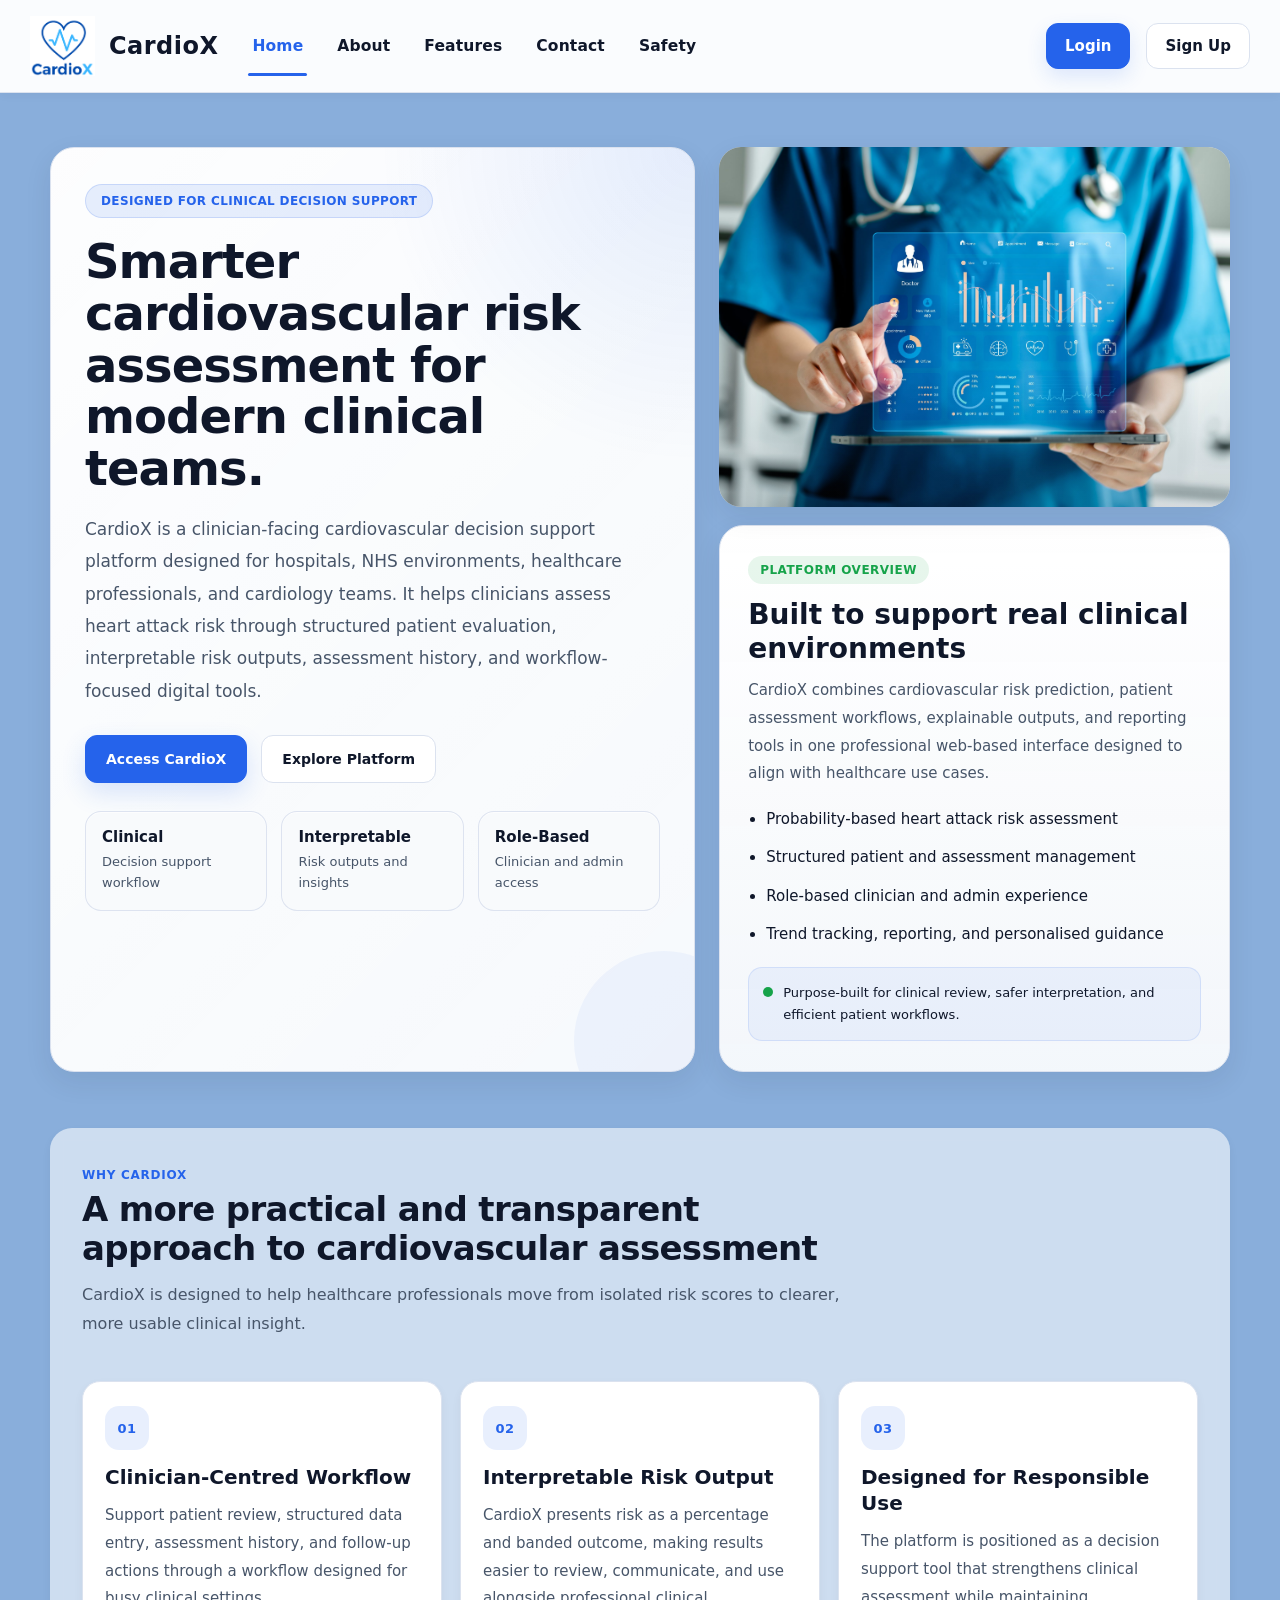
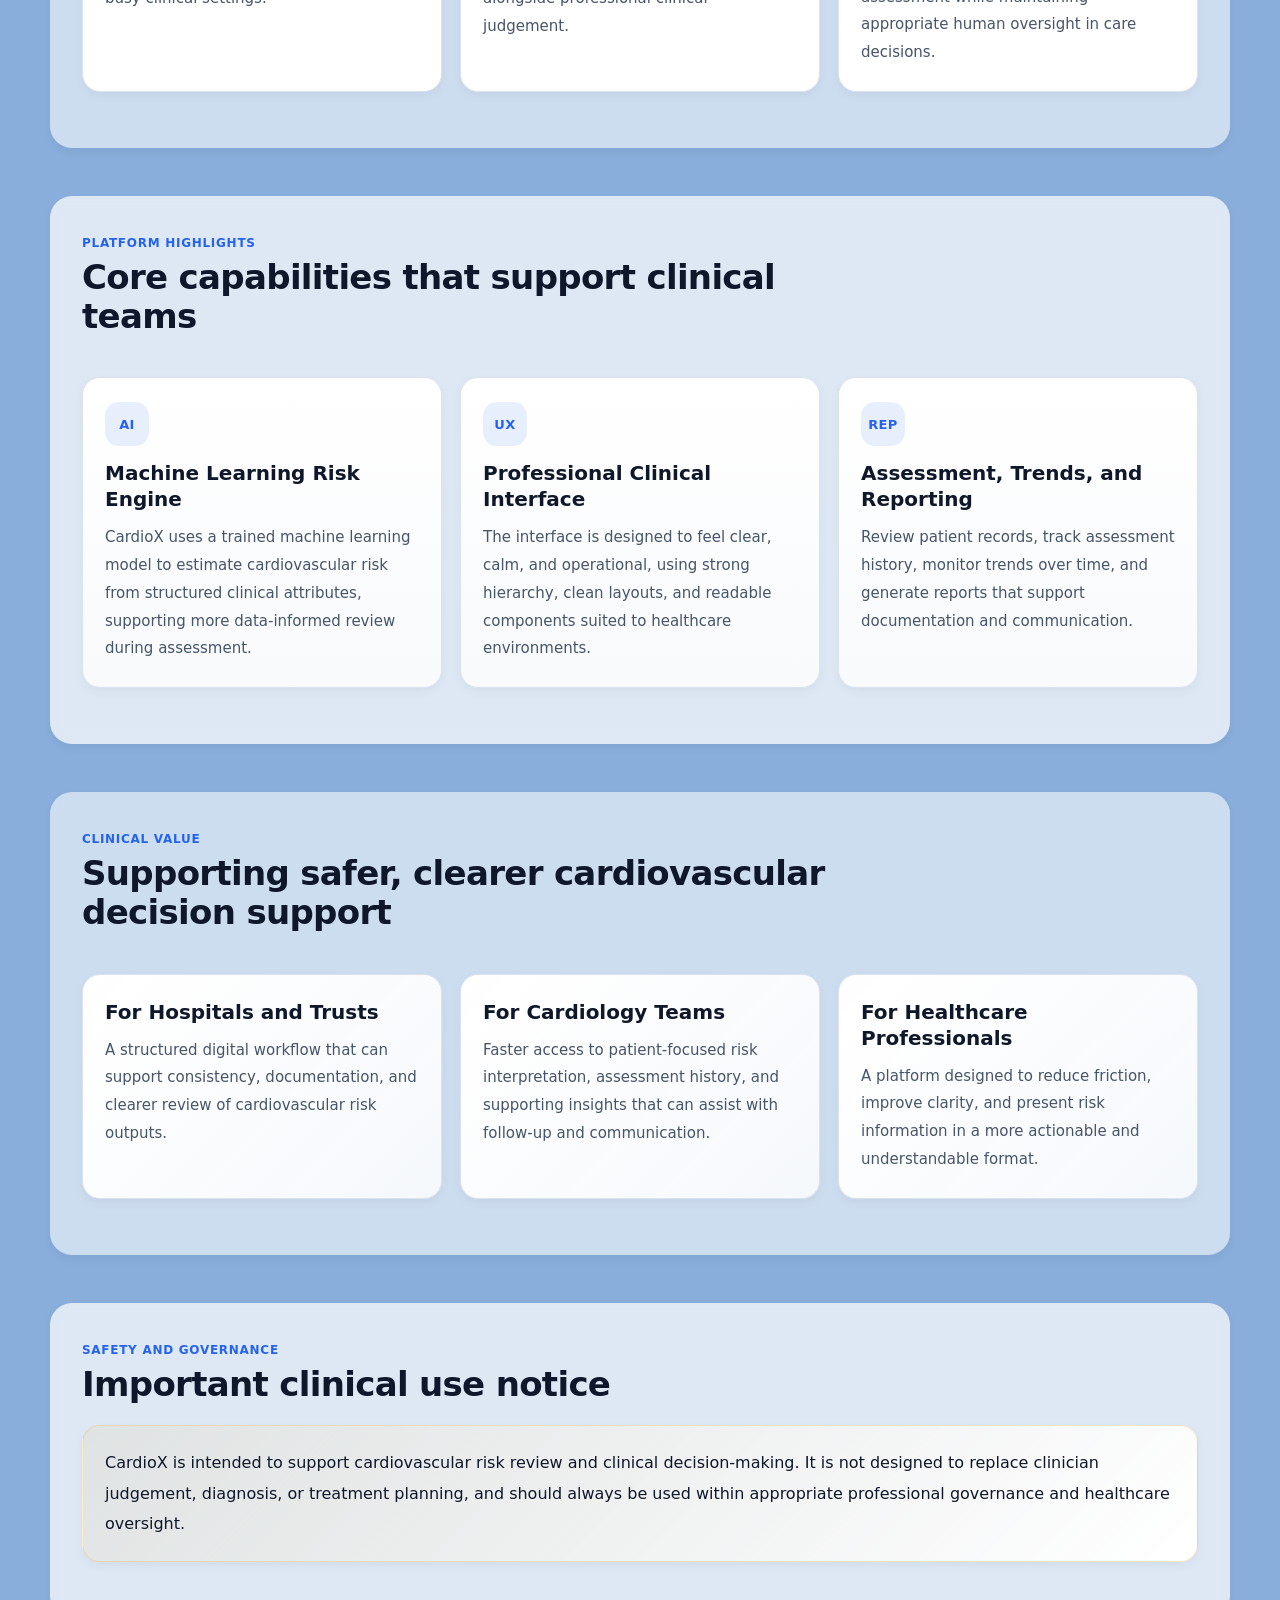
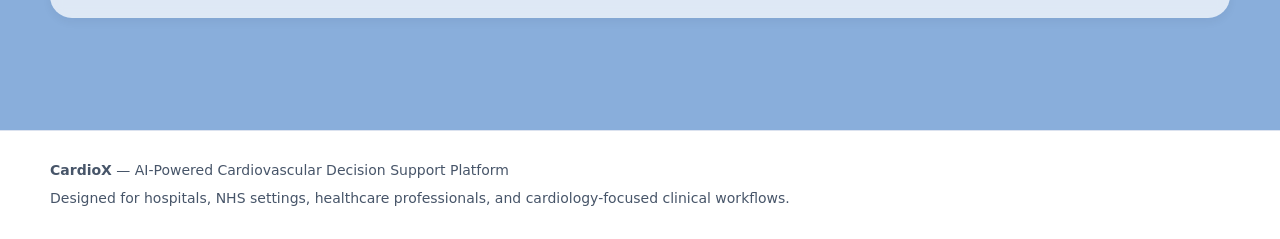
<file: frontend/index.html>
<!doctype html>
<html lang="en">
<head>
  <!-- --------------------------------------------------
       Document metadata
  --------------------------------------------------- -->
  <meta charset="UTF-8" />
  <meta name="viewport" content="width=device-width, initial-scale=1.0" />

  <title>CardioX | AI-Powered Clinical Decision Support</title>

  <!-- Shared stylesheet -->
  <link rel="stylesheet" href="assets/styles.css" />

  <!-- Session helpers must load before any script that depends on them -->
  <script src="assets/session.js"></script>
</head>
<body>
  <!-- --------------------------------------------------
       Shared navigation
  --------------------------------------------------- -->
  <div id="navbarContainer"></div>
  <script src="assets/navbar.js"></script>

  <!-- --------------------------------------------------
       Main homepage content
  --------------------------------------------------- -->
  <main class="public-page">
    <!-- Active session banner -->
    <section id="sessionBanner" class="session-banner" style="display:none;">
      <div class="session-banner-content">
        <div>
          <div class="session-banner-title" id="sessionBannerTitle">Welcome back</div>
          <div class="session-banner-text" id="sessionBannerText"></div>
        </div>
        <a id="sessionBannerBtn" href="#" class="btn-link primary-link">Continue</a>
      </div>
    </section>

    <!-- Hero section -->
    <section class="hero-section">
      <div class="hero-content hero-content-with-image">
        <div class="hero-text">
          <span class="hero-badge">Designed for Clinical Decision Support</span>
          <h1>Smarter cardiovascular risk assessment for modern clinical teams.</h1>
          <p>
            CardioX is a clinician-facing cardiovascular decision support platform designed for hospitals,
            NHS environments, healthcare professionals, and cardiology teams. It helps clinicians assess
            heart attack risk through structured patient evaluation, interpretable risk outputs, assessment
            history, and workflow-focused digital tools.
          </p>

          <div class="hero-actions">
            <a id="heroPrimaryCta" href="login.html" class="btn-link primary-link">Access CardioX</a>
            <a id="heroSecondaryCta" href="about.html" class="btn-link secondary-link">Explore Platform</a>
          </div>

          <div class="hero-mini-stats">
            <div class="hero-stat-card">
              <strong>Clinical</strong>
              <span>Decision support workflow</span>
            </div>

            <div class="hero-stat-card">
              <strong>Interpretable</strong>
              <span>Risk outputs and insights</span>
            </div>

            <div class="hero-stat-card">
              <strong>Role-Based</strong>
              <span>Clinician and admin access</span>
            </div>
          </div>
        </div>

        <div class="hero-visual-stack">
          <div class="hero-image-card">
            <img
              src="assets/images/home-dashboard.jpg"
              alt="CardioX healthcare dashboard interface"
              class="hero-main-image"
            />
          </div>

          <div class="card hero-info-card">
            <div class="card-kicker">Platform Overview</div>
            <h2>Built to support real clinical environments</h2>
            <p>
              CardioX combines cardiovascular risk prediction, patient assessment workflows, explainable
              outputs, and reporting tools in one professional web-based interface designed to align with
              healthcare use cases.
            </p>

            <ul class="feature-list">
              <li>Probability-based heart attack risk assessment</li>
              <li>Structured patient and assessment management</li>
              <li>Role-based clinician and admin experience</li>
              <li>Trend tracking, reporting, and personalised guidance</li>
            </ul>

            <div class="hero-panel-note">
              <span class="status-dot"></span>
              <p>Purpose-built for clinical review, safer interpretation, and efficient patient workflows.</p>
            </div>
          </div>
        </div>
      </div>
    </section>

    <!-- Why CardioX section -->
    <section class="public-section">
      <div class="section-heading">
        <span class="section-eyebrow">Why CardioX</span>
        <h2>A more practical and transparent approach to cardiovascular assessment</h2>
        <p>
          CardioX is designed to help healthcare professionals move from isolated risk scores to clearer,
          more usable clinical insight.
        </p>
      </div>

      <div class="info-grid">
        <div class="card info-card">
          <div class="info-icon">01</div>
          <h3>Clinician-Centred Workflow</h3>
          <p>
            Support patient review, structured data entry, assessment history, and follow-up actions through
            a workflow designed for busy clinical settings.
          </p>
        </div>

        <div class="card info-card">
          <div class="info-icon">02</div>
          <h3>Interpretable Risk Output</h3>
          <p>
            CardioX presents risk as a percentage and banded outcome, making results easier to review,
            communicate, and use alongside professional clinical judgement.
          </p>
        </div>

        <div class="card info-card">
          <div class="info-icon">03</div>
          <h3>Designed for Responsible Use</h3>
          <p>
            The platform is positioned as a decision support tool that strengthens clinical assessment while
            maintaining appropriate human oversight in care decisions.
          </p>
        </div>
      </div>
    </section>

    <!-- Platform highlights section -->
    <section class="public-section platform-highlights-section">
      <div class="section-heading">
        <span class="section-eyebrow">Platform Highlights</span>
        <h2>Core capabilities that support clinical teams</h2>
      </div>

      <div class="info-grid">
        <div class="card info-card">
          <div class="info-icon">AI</div>
          <h3>Machine Learning Risk Engine</h3>
          <p>
            CardioX uses a trained machine learning model to estimate cardiovascular risk from structured
            clinical attributes, supporting more data-informed review during assessment.
          </p>
        </div>

        <div class="card info-card">
          <div class="info-icon">UX</div>
          <h3>Professional Clinical Interface</h3>
          <p>
            The interface is designed to feel clear, calm, and operational, using strong hierarchy, clean
            layouts, and readable components suited to healthcare environments.
          </p>
        </div>

        <div class="card info-card">
          <div class="info-icon">REP</div>
          <h3>Assessment, Trends, and Reporting</h3>
          <p>
            Review patient records, track assessment history, monitor trends over time, and generate reports
            that support documentation and communication.
          </p>
        </div>
      </div>
    </section>

    <!-- Clinical value section -->
    <section class="public-section value-section">
      <div class="section-heading">
        <span class="section-eyebrow">Clinical Value</span>
        <h2>Supporting safer, clearer cardiovascular decision support</h2>
      </div>

      <div class="info-grid">
        <div class="card info-card">
          <h3>For Hospitals and Trusts</h3>
          <p>
            A structured digital workflow that can support consistency, documentation, and clearer review of
            cardiovascular risk outputs.
          </p>
        </div>

        <div class="card info-card">
          <h3>For Cardiology Teams</h3>
          <p>
            Faster access to patient-focused risk interpretation, assessment history, and supporting insights
            that can assist with follow-up and communication.
          </p>
        </div>

        <div class="card info-card">
          <h3>For Healthcare Professionals</h3>
          <p>
            A platform designed to reduce friction, improve clarity, and present risk information in a more
            actionable and understandable format.
          </p>
        </div>
      </div>
    </section>

    <!-- Safety notice section -->
    <section class="public-section">
      <div class="section-heading">
        <span class="section-eyebrow">Safety and Governance</span>
        <h2>Important clinical use notice</h2>
      </div>

      <div class="card notice-card">
        <p>
          CardioX is intended to support cardiovascular risk review and clinical decision-making. It is not
          designed to replace clinician judgement, diagnosis, or treatment planning, and should always be
          used within appropriate professional governance and healthcare oversight.
        </p>
      </div>
    </section>
  </main>

  <!-- --------------------------------------------------
       Footer
  --------------------------------------------------- -->
  <footer class="public-footer">
    <div class="footer-container">
      <p><strong>CardioX</strong> — AI-Powered Cardiovascular Decision Support Platform</p>
      <p>Designed for hospitals, NHS settings, healthcare professionals, and cardiology-focused clinical workflows.</p>
    </div>
  </footer>

  <!-- Homepage-specific script -->
  <script src="assets/index.js"></script>
</body>
</html>
</file>
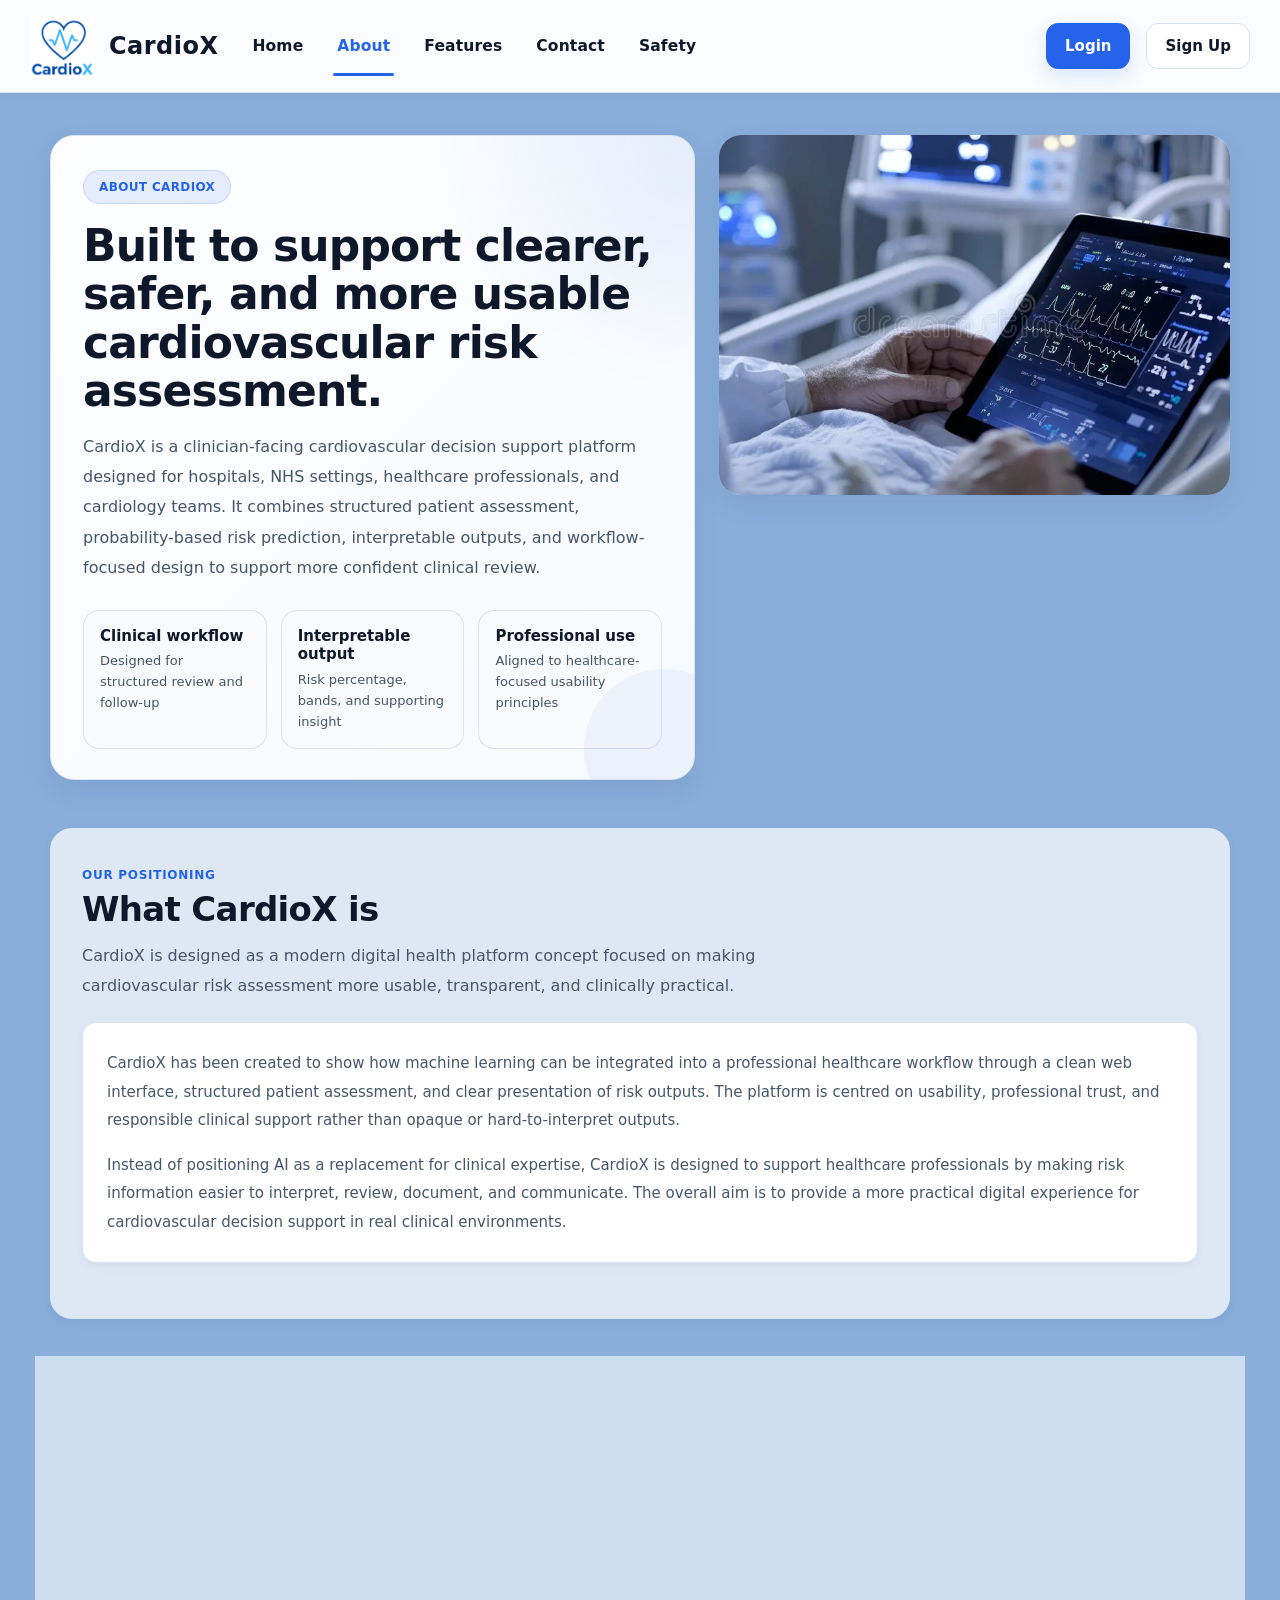
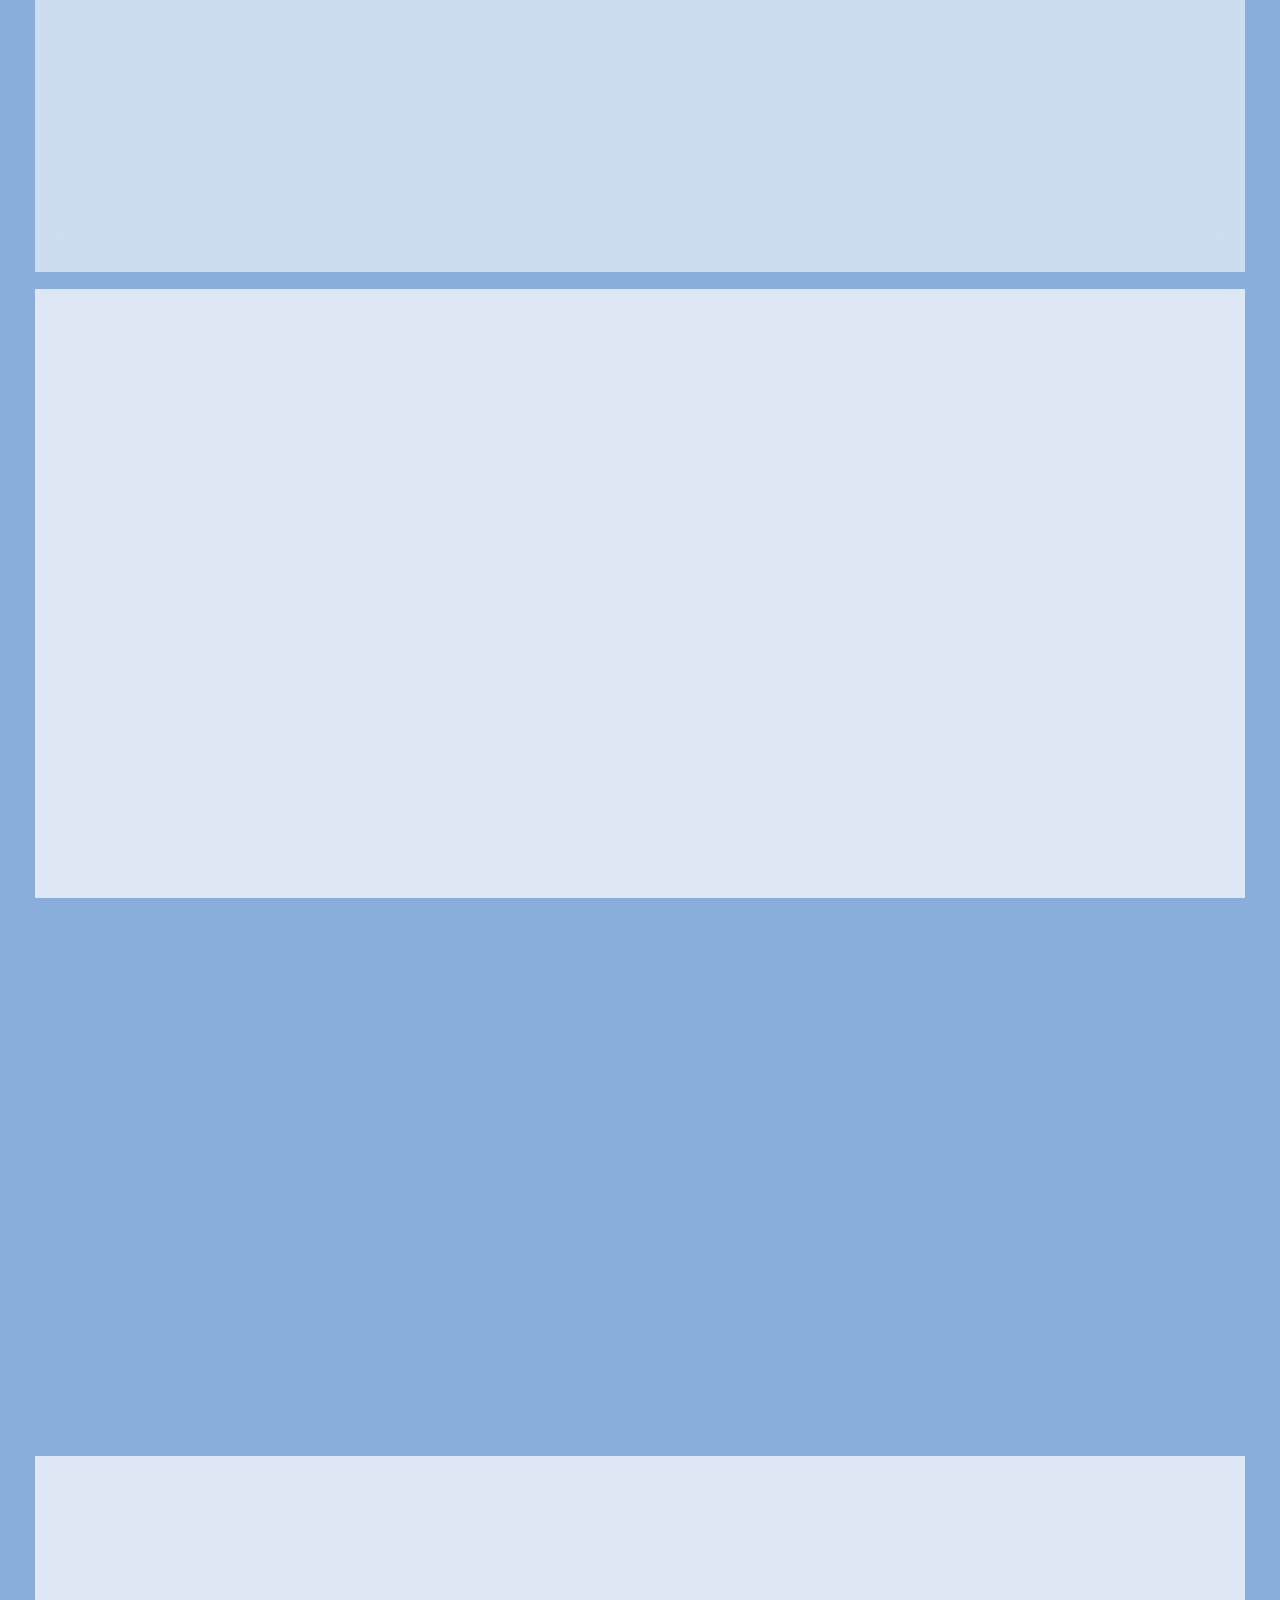
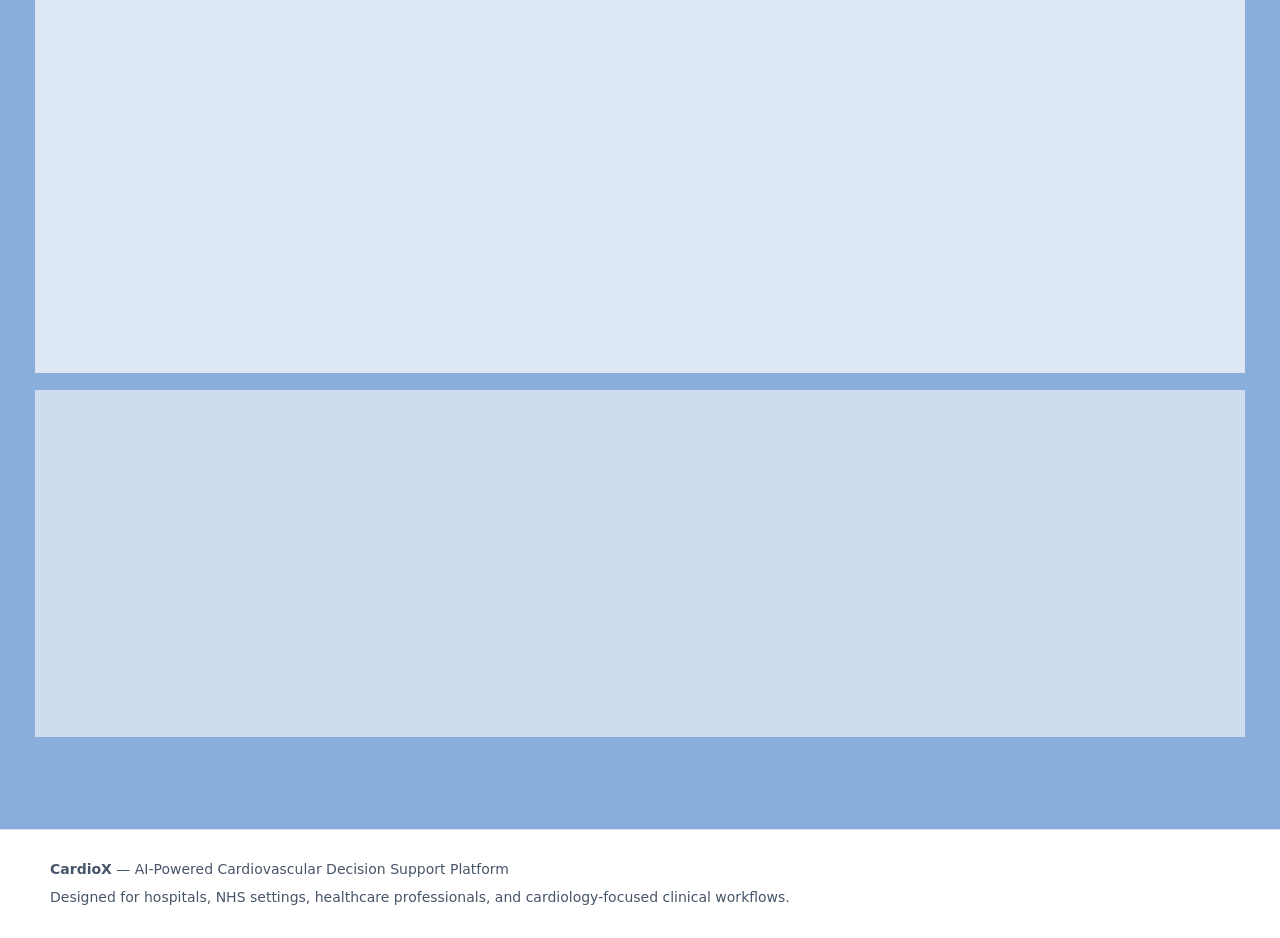
<file: frontend/about.html>
<!doctype html>
<html lang="en">
<head>
  <!-- --------------------------------------------------
       Document metadata
  --------------------------------------------------- -->
  <meta charset="UTF-8" />
  <meta name="viewport" content="width=device-width, initial-scale=1.0" />

  <title>About CardioX | Cardiovascular Decision Support</title>

  <!-- Shared stylesheet -->
  <link rel="stylesheet" href="assets/styles.css" />
</head>
<body>
  <!-- --------------------------------------------------
       Shared navigation
  --------------------------------------------------- -->
  <div id="navbarContainer"></div>

  <!-- Load session helpers before navbar logic -->
  <script src="assets/session.js"></script>
  <script src="assets/navbar.js"></script>

  <!-- --------------------------------------------------
       Main content
  --------------------------------------------------- -->
  <main class="public-page about-page">
    <!-- Hero section -->
    <section class="page-hero about-hero">
      <div class="hero-content">
        <div class="card page-hero-card about-hero-card">
          <span class="hero-badge">About CardioX</span>
          <h1>Built to support clearer, safer, and more usable cardiovascular risk assessment.</h1>

          <p>
            CardioX is a clinician-facing cardiovascular decision support platform designed for hospitals,
            NHS settings, healthcare professionals, and cardiology teams. It combines structured patient
            assessment, probability-based risk prediction, interpretable outputs, and workflow-focused design
            to support more confident clinical review.
          </p>

          <div class="about-hero-stats">
            <div class="about-stat">
              <strong>Clinical workflow</strong>
              <span>Designed for structured review and follow-up</span>
            </div>

            <div class="about-stat">
              <strong>Interpretable output</strong>
              <span>Risk percentage, bands, and supporting insight</span>
            </div>

            <div class="about-stat">
              <strong>Professional use</strong>
              <span>Aligned to healthcare-focused usability principles</span>
            </div>
          </div>
        </div>

        <div class="hero-image-card">
          <img
            src="assets/images/about-clinician-review.jpg"
            alt="Clinician reviewing cardiovascular data"
            class="hero-main-image"
          />
        </div>
      </div>
    </section>

    <!-- Positioning section -->
    <section class="public-section">
      <div class="section-heading">
        <span class="section-eyebrow">Our Positioning</span>
        <h2>What CardioX is</h2>
        <p>
          CardioX is designed as a modern digital health platform concept focused on making cardiovascular
          risk assessment more usable, transparent, and clinically practical.
        </p>
      </div>

      <div class="card info-card-wide about-wide-card">
        <p>
          CardioX has been created to show how machine learning can be integrated into a professional
          healthcare workflow through a clean web interface, structured patient assessment, and clear
          presentation of risk outputs. The platform is centred on usability, professional trust, and
          responsible clinical support rather than opaque or hard-to-interpret outputs.
        </p>

        <p>
          Instead of positioning AI as a replacement for clinical expertise, CardioX is designed to support
          healthcare professionals by making risk information easier to interpret, review, document, and
          communicate. The overall aim is to provide a more practical digital experience for cardiovascular
          decision support in real clinical environments.
        </p>
      </div>
    </section>

    <!-- Motivation section -->
    <section class="public-section">
      <div class="section-heading">
        <span class="section-eyebrow">Why It Matters</span>
        <h2>Why CardioX was created</h2>
      </div>

      <div class="info-grid two-column-grid">
        <div class="card info-card about-feature-card">
          <div class="info-icon">01</div>
          <h3>The challenge</h3>
          <p>
            Many traditional cardiovascular risk tools deliver a final score but provide limited visual
            clarity, limited workflow support, and limited insight into how results should be interpreted
            during day-to-day clinical use.
          </p>
        </div>

        <div class="card info-card about-feature-card">
          <div class="info-icon">02</div>
          <h3>The response</h3>
          <p>
            CardioX was designed to present AI-supported cardiovascular risk assessment in a way that feels
            more operational, more transparent, and more aligned with the needs of healthcare professionals,
            cardiology teams, and structured hospital workflows.
          </p>
        </div>
      </div>
    </section>

    <!-- Workflow section -->
    <section class="public-section">
      <div class="section-heading">
        <span class="section-eyebrow">How The Platform Works</span>
        <h2>A structured end-to-end assessment workflow</h2>
      </div>

      <div class="info-grid">
        <div class="card info-card about-feature-card">
          <div class="info-icon">IN</div>
          <h3>Structured clinical input</h3>
          <p>
            Clinicians enter relevant cardiovascular attributes such as age, chest pain type, cholesterol,
            blood pressure, and other structured clinical factors used within the assessment workflow.
          </p>
        </div>

        <div class="card info-card about-feature-card">
          <div class="info-icon">AI</div>
          <h3>Probability-based risk prediction</h3>
          <p>
            CardioX uses a machine learning model to estimate heart attack risk as a probability score,
            which is then presented as both a percentage and a risk band for faster and clearer review.
          </p>
        </div>

        <div class="card info-card about-feature-card">
          <div class="info-icon">REV</div>
          <h3>Clinical review and reporting</h3>
          <p>
            The platform supports assessment history, trend review, personalised guidance, and report export
            so that outputs can be reviewed and documented in a more structured and practical way.
          </p>
        </div>
      </div>
    </section>

    <!-- Technology section -->
    <section class="public-section">
      <div class="section-heading">
        <span class="section-eyebrow">Technology Foundation</span>
        <h2>Dataset and model information</h2>
      </div>

      <div class="card info-card-wide about-wide-card">
        <p>
          CardioX uses a <strong>UCI Cleveland-style heart disease dataset</strong> as the basis for model
          development and experimentation. This dataset includes structured cardiovascular variables commonly
          used in heart disease prediction research and supports the development of consistent probability-based
          risk assessment logic.
        </p>

        <p>
          The deployed prediction model in the current system is a <strong>Random Forest</strong> classifier.
          This model was selected because it provides strong performance for probability-based risk prediction
          while supporting the wider goal of delivering a practical and clinically reviewable decision support
          experience.
        </p>

        <p>
          Application workflow records and supporting data operations are managed using <strong>SQLite</strong>,
          providing lightweight persistence suitable for the current implementation while maintaining a clear
          pathway for future architecture expansion.
        </p>
      </div>
    </section>

    <!-- Principles section -->
    <section class="public-section">
      <div class="section-heading">
        <span class="section-eyebrow">Core Principles</span>
        <h2>The values behind CardioX</h2>
      </div>

      <div class="info-grid">
        <div class="card info-card about-feature-card">
          <div class="info-icon">UX</div>
          <h3>Usability</h3>
          <p>
            The interface is designed to reduce friction, improve readability, and support efficient clinical
            workflows through clear forms, structured cards, and focused navigation.
          </p>
        </div>

        <div class="card info-card about-feature-card">
          <div class="info-icon">TR</div>
          <h3>Transparency</h3>
          <p>
            CardioX aims to make machine learning outputs easier to interpret through risk bands, clear
            presentation, and explainability-focused design choices.
          </p>
        </div>

        <div class="card info-card about-feature-card">
          <div class="info-icon">RAI</div>
          <h3>Responsible AI use</h3>
          <p>
            The platform is intended to support professional review and should be used with appropriate
            clinical judgement, governance, and healthcare oversight.
          </p>
        </div>
      </div>
    </section>

    <!-- Notice section -->
    <section class="public-section">
      <div class="section-heading">
        <span class="section-eyebrow">Clinical Use Notice</span>
        <h2>Important notice</h2>
      </div>

      <div class="card notice-card">
        <p>
          CardioX is intended to support cardiovascular risk review and clinical decision-making. It is not
          designed to replace clinician judgement, diagnosis, or treatment planning, and should be used within
          appropriate professional governance and healthcare oversight.
        </p>
      </div>
    </section>
  </main>

  <!-- --------------------------------------------------
       Footer
  --------------------------------------------------- -->
  <footer class="public-footer">
    <div class="footer-container">
      <p><strong>CardioX</strong> — AI-Powered Cardiovascular Decision Support Platform</p>
      <p>Designed for hospitals, NHS settings, healthcare professionals, and cardiology-focused clinical workflows.</p>
    </div>
  </footer>
</body>
</html>
</file>
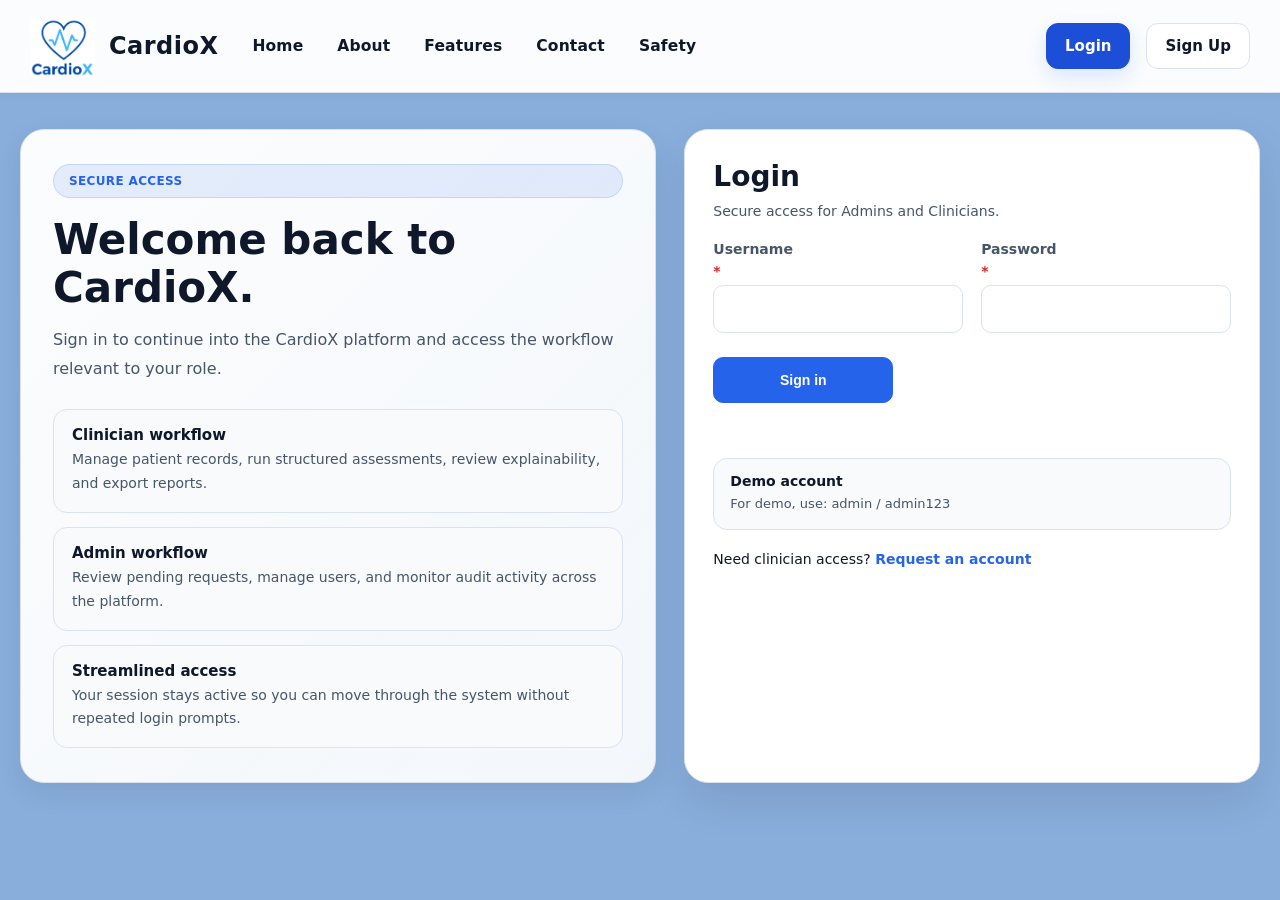
<file: frontend/admin.html>
<!doctype html>
<html lang="en">
<head>
  <!-- --------------------------------------------------
       Document metadata
  --------------------------------------------------- -->
  <meta charset="UTF-8" />
  <meta name="viewport" content="width=device-width,initial-scale=1" />

  <title>CardioX Admin Dashboard</title>

  <!-- Shared stylesheet -->
  <link rel="stylesheet" href="assets/styles.css" />

  <!-- Session helpers must load before any script that depends on them -->
  <script src="assets/session.js"></script>

  <!-- Route protection for admin-only access -->
  <script>
    const sessionToken = localStorage.getItem("cardiox_token");
    const sessionRole = localStorage.getItem("cardiox_role");

    if (!sessionToken || sessionRole !== "admin") {
      window.location.replace("login.html");
    }
  </script>
</head>
<body>
  <!-- --------------------------------------------------
       Shared navigation
  --------------------------------------------------- -->
  <div id="navbarContainer"></div>
  <script src="assets/navbar.js"></script>

  <!-- --------------------------------------------------
       Main admin dashboard
  --------------------------------------------------- -->
  <div class="container clinician-dashboard-container">
    <header class="header app-page-header dashboard-hero">
      <div class="dashboard-hero-text">
        <h1>Admin Dashboard</h1>
        <p>
          Manage approved users, review pending access requests, and monitor recent audit activity
          across the CardioX platform.
        </p>
      </div>
    </header>

    <!-- Dashboard summary cards -->
    <section class="dashboard-stats-grid admin-stats-grid">
      <div class="card stat-card glass-accent">
        <div class="stat-label">Current Users</div>
        <div class="stat-value">Manage</div>
        <div class="stat-note">Edit roles, departments, and remove access where needed.</div>
      </div>

      <div class="card stat-card glass-accent">
        <div class="stat-label">Pending Requests</div>
        <div class="stat-value">Review</div>
        <div class="stat-note">Approve or deny sign-up requests with clear access control.</div>
      </div>

      <div class="card stat-card glass-accent">
        <div class="stat-label">Audit Logs</div>
        <div class="stat-value">Trace</div>
        <div class="stat-note">Track important admin activity for accountability and oversight.</div>
      </div>
    </section>

    <!-- Create user section -->
    <section class="card dashboard-card admin-section-card">
      <div class="section-header-row admin-section-header">
        <div>
          <h2>Create User Account</h2>
          <p class="section-subtext">Create a new admin or staff account directly from the dashboard.</p>
        </div>
      </div>

      <form id="createAUserForm" class="form-grid dashboard-form-grid admin-edit-form">
        <label>
          Username
          <input id="createUsername" type="text" required />
        </label>

        <label>
          Password
          <input id="createPassword" type="password" required />
        </label>

        <label>
          First Name
          <input id="createFirstName" type="text" required />
        </label>

        <label>
          Last Name
          <input id="createLastName" type="text" required />
        </label>

        <label>
          Email
          <input id="createEmail" type="email" required />
        </label>

        <label>
          Department / Ward
          <input id="createDepartment" type="text" required />
        </label>

        <label>
          Role
          <select id="createRole" required>
            <option value="admin">Admin</option>
            <option value="clinician">Clinician</option>
            <option value="manager">Manager</option>
            <option value="employee">Employee</option>
            <option value="it_technician">IT Technician</option>
          </select>
        </label>

        <div class="actions admin-edit-actions">
          <button type="submit" class="primary">Create User</button>
        </div>

        <p id="createUserStatus" class="status"></p>
      </form>
    </section>

    <div class="admin-sections-stack">
      <!-- Current users section -->
      <section class="card dashboard-card admin-section-card">
        <div class="section-header-row admin-section-header">
          <div>
            <h2>Current Users</h2>
            <p class="section-subtext">View and manage all approved users in the CardioX system.</p>
          </div>

          <div class="admin-toolbar">
            <button id="btnRefreshUsers" type="button" class="primary admin-refresh-btn">Refresh Users</button>
          </div>
        </div>

        <div class="table-wrapper">
          <table class="patient-table">
            <thead>
              <tr>
                <th>Username</th>
                <th>Name</th>
                <th>Role</th>
                <th>Department / Ward</th>
                <th>Status</th>
                <th>Actions</th>
              </tr>
            </thead>

            <tbody id="userTableBody">
              <tr>
                <td colspan="6" class="empty-cell">No users loaded yet.</td>
              </tr>
            </tbody>
          </table>
        </div>
      </section>

      <!-- Edit user section -->
      <section class="card dashboard-card admin-section-card" id="editUserSection" style="display:none;">
        <div class="section-header-row admin-section-header">
          <div>
            <h2>Edit User</h2>
            <p class="section-subtext">Update the selected user’s name, role, and department details.</p>
          </div>
        </div>

        <form id="editUserForm" class="form-grid dashboard-form-grid admin-edit-form">
          <input id="editingUserId" type="hidden" />

          <label>
            First Name
            <input id="editUserFirstName" type="text" required />
          </label>

          <label>
            Last Name
            <input id="editUserLastName" type="text" required />
          </label>

          <label>
            Role
            <select id="editUserRole" required>
              <option value="admin">Admin</option>
              <option value="manager">Manager</option>
              <option value="employee">Employee</option>
              <option value="it_technician">IT Technician</option>
              <option value="clinician">Clinician</option>
            </select>
          </label>

          <label>
            Department / Ward
            <input id="editUserDepartment" type="text" required />
          </label>

          <div class="actions admin-edit-actions">
            <button type="submit" class="primary">Save Changes</button>
            <button id="btnCancelUserEdit" type="button" class="secondary">Cancel</button>
          </div>

          <p id="adminCurrentStatus" class="status"></p>
        </form>
      </section>

      <!-- Pending approval requests section -->
      <section class="card dashboard-card admin-section-card">
        <div class="section-header-row admin-section-header">
          <div>
            <h2>Pending Approval Requests</h2>
            <p class="section-subtext">Review new access requests and approve them into the system or deny them with a reason.</p>
          </div>

          <div class="admin-toolbar">
            <button id="btnRefreshPending" type="button" class="primary admin-refresh-btn">Refresh Pending Requests</button>
          </div>
        </div>

        <div class="table-wrapper">
          <table class="patient-table">
            <thead>
              <tr>
                <th>Username</th>
                <th>Name</th>
                <th>Email</th>
                <th>Department</th>
                <th>Status</th>
                <th>Approve</th>
                <th>Deny</th>
              </tr>
            </thead>

            <tbody id="pendingTableBody">
              <tr>
                <td colspan="7" class="empty-cell">No pending requests loaded yet.</td>
              </tr>
            </tbody>
          </table>
        </div>
      </section>

      <!-- Audit logs section -->
      <section class="card dashboard-card admin-section-card">
        <div class="section-header-row admin-section-header">
          <div>
            <h2>Audit Logs</h2>
            <p class="section-subtext">Review recent administrative actions recorded by the system.</p>
          </div>

          <div class="admin-toolbar">
            <button id="btnRefreshAudit" type="button" class="primary admin-refresh-btn">Refresh Audit Logs</button>
          </div>
        </div>

        <div class="table-wrapper">
          <table class="patient-table">
            <thead>
              <tr>
                <th>Date / Time</th>
                <th>Admin</th>
                <th>Action</th>
                <th>Target User</th>
                <th>Details</th>
              </tr>
            </thead>

            <tbody id="auditTableBody">
              <tr>
                <td colspan="5" class="empty-cell">No audit logs loaded yet.</td>
              </tr>
            </tbody>
          </table>
        </div>
      </section>
    </div>
  </div>

  <!-- --------------------------------------------------
       Footer
  --------------------------------------------------- -->
  <footer class="public-footer">
    <div class="footer-container">
      <p><strong>CardioX</strong> — AI-Powered Cardiovascular Decision Support Platform</p>
      <p>
        Designed for hospitals, NHS settings, healthcare professionals, and
        cardiology-focused clinical workflows.
      </p>
    </div>
  </footer>

  <!-- --------------------------------------------------
       Inline page helpers
  --------------------------------------------------- -->
  <script>
    document.addEventListener("DOMContentLoaded", () => {
      const username = localStorage.getItem("cardiox_username") || "User";
      const navUserText = document.getElementById("navUserText");

      if (navUserText) {
        navUserText.textContent = username;
      }

      const btnLogout = document.getElementById("btnLogout");
      if (btnLogout) {
        btnLogout.addEventListener("click", () => {
          logoutUser();
        });
      }
    });
  </script>

  <!-- Page-specific script -->
  <script src="assets/admin.js" defer></script>
</body>
</html>
</file>
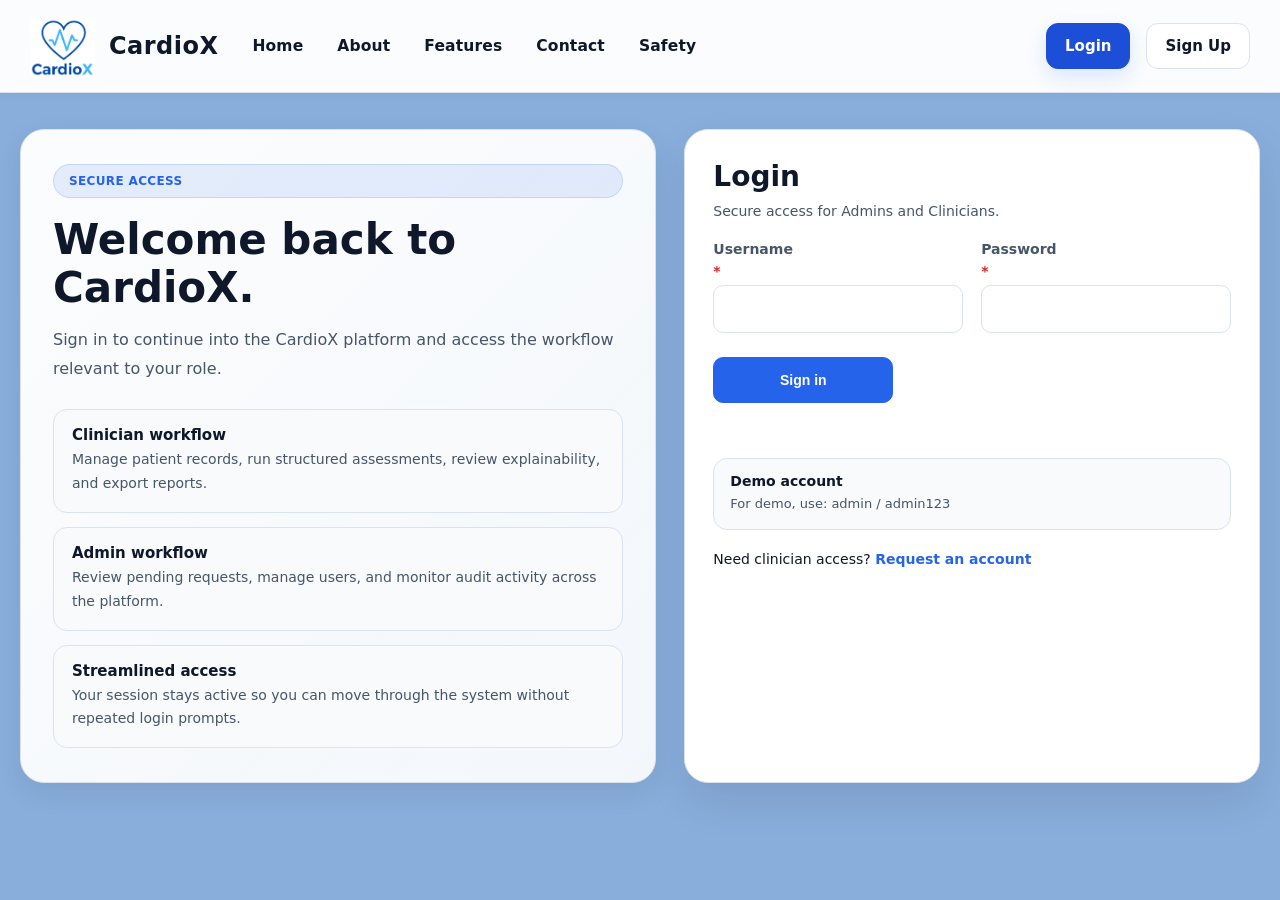
<file: frontend/clinician.html>
<!doctype html>
<html lang="en">
<head>
  <!-- --------------------------------------------------
       Document metadata
  --------------------------------------------------- -->
  <meta charset="UTF-8" />
  <meta name="viewport" content="width=device-width,initial-scale=1" />

  <title>CardioX Clinician Dashboard</title>

  <!-- Shared stylesheet -->
  <link rel="stylesheet" href="assets/styles.css" />

  <!-- Session helpers must load before any script that depends on them -->
  <script src="assets/session.js"></script>

  <!-- Route protection for clinician-only access -->
  <script>
    const role = localStorage.getItem("cardiox_role");

    if (!localStorage.getItem("cardiox_token") || role !== "clinician") {
      window.location.replace("login.html");
    }
  </script>
</head>

<body>
  <!-- --------------------------------------------------
       Shared navigation
  --------------------------------------------------- -->
  <div id="navbarContainer"></div>
  <script src="assets/navbar.js"></script>

  <!-- --------------------------------------------------
       Main clinician dashboard
  --------------------------------------------------- -->
  <div class="container clinician-dashboard-container">
    <header class="header app-page-header dashboard-hero">
      <div class="dashboard-hero-text">
        <h1 id="welcomeTitle">Clinician Dashboard</h1>
        <p>Manage patient records, review history, and begin structured cardiovascular assessment.</p>
      </div>
    </header>

    <!-- Dashboard summary cards -->
    <section class="dashboard-stats-grid">
      <div class="card stat-card glass-accent">
        <div class="stat-label">Patient Records</div>
        <div class="stat-value">Live Table</div>
        <div class="stat-note">Browse and search existing patient records quickly.</div>
      </div>

      <div class="card stat-card glass-accent">
        <div class="stat-label">Selected Patient</div>
        <div class="stat-value" id="selectedPatientBadge">None</div>
        <div class="stat-note">Choose a patient from the table to begin assessment.</div>
      </div>

      <div class="card stat-card glass-accent">
        <div class="stat-label">Assessment Workflow</div>
        <div class="stat-value">Ready</div>
        <div class="stat-note">Launch clinical assessment from the selected patient panel.</div>
      </div>
    </section>

    <section class="dashboard-main-grid">
      <!-- LEFT COLUMN -->
      <div class="dashboard-main-left">
        <!-- Patient records section -->
        <section class="card dashboard-card">
          <div class="section-header-row">
            <div>
              <h2>Patient Records</h2>
              <p class="section-subtext">Search by patient ID, first name, or last name. Click a row to select a patient.</p>
            </div>
          </div>

          <form id="searchForm" class="dashboard-search-form">
            <div class="dashboard-search-row">
              <label class="search-grow">
                Search Patients
                <input id="searchQuery" type="text" placeholder="e.g. P-20260125-6480 or Aisha" />
              </label>

              <div class="actions dashboard-search-actions">
                <button type="submit" class="primary">Search</button>
                <button id="btnLoadAllPatients" type="button" class="secondary">Show All Patients</button>
              </div>
            </div>

            <p id="status" class="status"></p>
          </form>

          <div id="patientTableWrapper" class="table-wrapper">
            <table class="patient-table">
              <thead>
                <tr>
                  <th>Patient ID</th>
                  <th>First Name</th>
                  <th>Last Name</th>
                  <th>DOB</th>
                  <th>Sex</th>
                </tr>
              </thead>

              <tbody id="patientTableBody">
                <tr>
                  <td colspan="5" class="empty-cell">No patients loaded yet.</td>
                </tr>
              </tbody>
            </table>
          </div>

          <div id="noResultsBox" class="no-results-box" style="display:none;">
            <p class="note">No matching patients found.</p>
            <button id="btnQuickAddPatient" type="button" class="primary">Add New Patient</button>
          </div>
        </section>

        <!-- Add patient section -->
        <section class="card dashboard-card">
          <div class="section-header-row">
            <div>
              <h2>Add New Patient</h2>
              <p class="section-subtext">Create a new patient record to begin the assessment workflow.</p>
            </div>
          </div>

          <form id="addPatientForm" class="form-grid dashboard-form-grid" novalidate>
            <label>
              First Name
              <input id="firstNameOfNewPatient" type="text" required />
            </label>

            <label>
              Last Name
              <input id="lastNameOfNewPatient" type="text" required />
            </label>

            <label>
              DOB
              <input id="dateOfBirthOfNewPatient" type="date" required />
            </label>

            <label>
              Sex
              <select id="sexOfNewPatient" required>
                <option value="">Select…</option>
                <option>Male</option>
                <option>Female</option>
              </select>
            </label>

            <button type="submit" class="primary">Create Patient</button>
            <p id="addPatientStatus" class="status"></p>
          </form>
        </section>
      </div>

      <!-- RIGHT COLUMN -->
      <aside class="dashboard-main-right">
        <!-- Selected patient panel -->
        <section class="card dashboard-card" id="selectedPatientPanel">
          <div class="section-header-row">
            <div>
              <h2>Selected Patient</h2>
              <p class="section-subtext">Review the selected patient and continue into the assessment workflow.</p>
            </div>
          </div>

          <div id="patientDetails" class="selected-patient-panel">
            <p class="note">No patient selected yet.</p>
          </div>

          <div class="actions selected-patient-actions">
            <button id="btnStartAssessment" type="button" class="primary" disabled>
              Start Clinical Assessment
            </button>

            <button id="btnDeletePatient" type="button" class="danger" disabled>
              Delete Patient
            </button>
          </div>

          <p class="patient-side-note">
            Select a patient from the records table to enable assessment or record management actions.
          </p>
        </section>

        <!-- Assessment history section -->
        <section class="card dashboard-card" id="assessmentHistorySection" style="display:none;">
          <div class="section-header-row">
            <div>
              <h2>Assessment History</h2>
              <p class="section-subtext">Previous assessments for the selected patient.</p>
            </div>
          </div>

          <div id="assessmentHistory" class="history assessment-history-list">
            <p class="note">No assessments loaded.</p>
          </div>
        </section>

        <!-- Edit patient section -->
        <section class="card dashboard-card edit-patient-card" id="editPatientSection" style="display:none;">
          <div class="section-header-row">
            <div>
              <h2>Edit Patient</h2>
              <p class="section-subtext">Update the selected patient’s record details.</p>
            </div>
          </div>

          <form id="editPatientForm" class="form-grid dashboard-form-grid">
            <label>
              First Name
              <input id="editFirstName" type="text" required />
            </label>

            <label>
              Last Name
              <input id="editLastName" type="text" required />
            </label>

            <label>
              DOB
              <input id="editDob" type="date" required />
            </label>

            <label>
              Sex
              <select id="editSex" required>
                <option value="">Select…</option>
                <option>Male</option>
                <option>Female</option>
              </select>
            </label>

            <button type="submit" class="primary">Save Changes</button>
            <p id="editPatientStatus" class="status"></p>
          </form>
        </section>
      </aside>
    </section>
  </div>

  <!-- --------------------------------------------------
       Footer
  --------------------------------------------------- -->
  <footer class="public-footer">
    <div class="footer-container">
      <p><strong>CardioX</strong> — AI-Powered Cardiovascular Decision Support Platform</p>
      <p>
        Designed for hospitals, NHS settings, healthcare professionals, and
        cardiology-focused clinical workflows.
      </p>
    </div>
  </footer>

  <!-- --------------------------------------------------
       Inline page helpers
  --------------------------------------------------- -->
  <script>
    document.addEventListener("DOMContentLoaded", () => {
      const username = localStorage.getItem("cardiox_username") || "User";
      const navUserText = document.getElementById("navUserText");

      if (navUserText) {
        navUserText.textContent = username;
      }

      const btnLogout = document.getElementById("btnLogout");
      if (btnLogout) {
        btnLogout.addEventListener("click", () => {
          logoutUser();
        });
      }
    });
  </script>

  <!-- Page-specific script -->
  <script src="assets/clinician.js" defer></script>
</body>
</html>
</file>
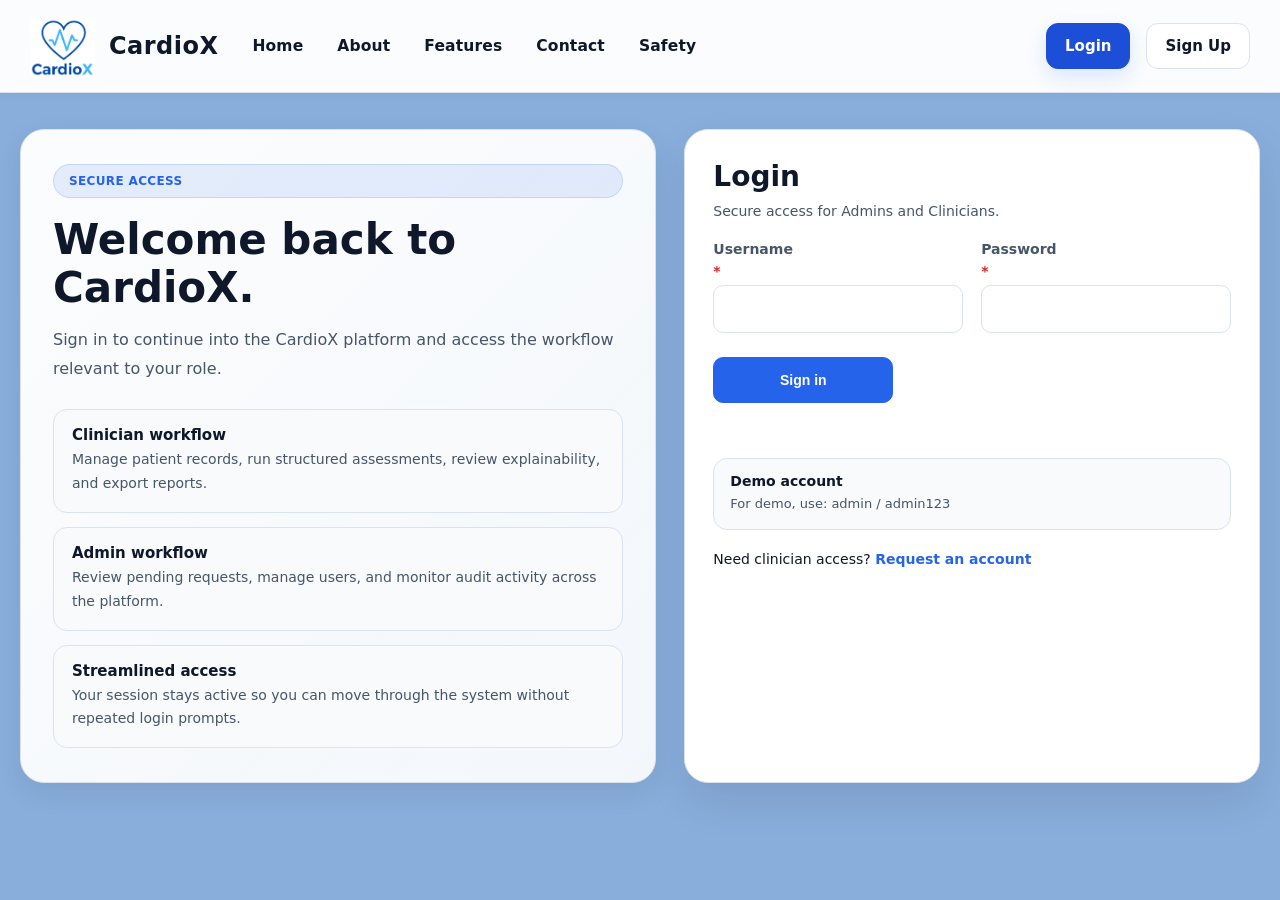
<file: frontend/compliance.html>
<!doctype html>
<html lang="en">
<head>
  <!-- --------------------------------------------------
       Document metadata
  --------------------------------------------------- -->
  <meta charset="UTF-8" />
  <meta name="viewport" content="width=device-width,initial-scale=1" />

  <title>CardioX Safety & Compliance</title>

  <!-- Shared stylesheet -->
  <link rel="stylesheet" href="assets/styles.css" />

  <!-- Session helpers must load before any script that depends on them -->
  <script src="assets/session.js"></script>

  <!-- Route protection for admin and clinician access -->
  <script>
    const role = localStorage.getItem("cardiox_role");

    if (!localStorage.getItem("cardiox_token") || (role !== "clinician" && role !== "admin")) {
      window.location.replace("login.html");
    }
  </script>
</head>
<body>
  <!-- --------------------------------------------------
       Shared navigation
  --------------------------------------------------- -->
  <div id="navbarContainer"></div>
  <script src="assets/navbar.js"></script>

  <!-- --------------------------------------------------
       Main support and compliance content
  --------------------------------------------------- -->
  <main class="container support-page-container">
    <!-- Hero section -->
    <section class="support-hero-section">
      <div class="support-hero-card">
        <span class="hero-badge">Operational Support & Safe Use</span>
        <h1>Safety & Compliance</h1>
        <p>
          This page provides operational support routes, escalation guidance, and practical solutions
          to common issues when using CardioX in a controlled academic prototype environment.
        </p>

        <div class="support-hero-actions">
          <a id="complianceDashboardCta" href="clinician.html" class="btn-link primary-link">Go to Patient Management</a>
          <a href="help.html" class="btn-link secondary-link">View Help & Support</a>
        </div>
      </div>
    </section>

    <section class="support-section-stack">
      <!-- Support contacts -->
      <section class="card support-wide-card">
        <div class="section-header-row">
          <div>
            <h2>Support Contacts</h2>
            <p class="section-subtext">
              Use the correct support channel depending on the urgency and type of issue you are experiencing.
            </p>
          </div>
        </div>

        <div class="support-feature-grid">
          <div class="support-feature-card">
            <h3>System Help Desk</h3>
            <p><strong>020 7123 4567</strong></p>
            <p>Use this for login, access, dashboard, and urgent workflow issues during working hours.</p>
          </div>

          <div class="support-feature-card">
            <h3>Technical Support Email</h3>
            <p><strong>support@cardiox-demo.local</strong></p>
            <p>Use this for non-urgent technical queries, troubleshooting follow-up, and general product support.</p>
          </div>

          <div class="support-feature-card">
            <h3>Admin / Supervisor Contact</h3>
            <p><strong>admin@cardiox-demo.local</strong></p>
            <p>Use this for clinician approvals, access requests, role-related issues, and account escalation.</p>
          </div>
        </div>
      </section>

      <!-- Common issues -->
      <section class="card support-wide-card">
        <div class="section-header-row">
          <div>
            <h2>Frequent Issues and Solutions</h2>
            <p class="section-subtext">
              These are the most common operational issues and the quickest recommended next steps.
            </p>
          </div>
        </div>

        <div class="support-feature-grid">
          <div class="support-feature-card">
            <h3>I cannot log in</h3>
            <p>Check that your username and password are correct. If you recently requested clinician access, your account may still be awaiting approval.</p>
          </div>

          <div class="support-feature-card">
            <h3>I can log in but cannot open the dashboard</h3>
            <p>Make sure you are opening the correct workspace for your role. Admin users should open the admin page and clinicians should open the clinician page.</p>
          </div>

          <div class="support-feature-card">
            <h3>Patient selection is not working</h3>
            <p>Refresh the page and confirm the backend is running. If the problem continues, contact support and provide the affected patient ID.</p>
          </div>

          <div class="support-feature-card">
            <h3>Assessment history is missing</h3>
            <p>Only assessments linked to the selected patient will appear. Try reselecting the patient and checking the latest assessment first.</p>
          </div>

          <div class="support-feature-card">
            <h3>I cannot export a PDF report</h3>
            <p>Make sure an assessment is currently loaded and your session has not expired. Then try the export action again from the assessment page.</p>
          </div>

          <div class="support-feature-card">
            <h3>My signup request is still pending</h3>
            <p>Admin approval is required before clinician access is enabled. Contact the admin support email if your request has been delayed.</p>
          </div>
        </div>
      </section>

      <!-- Safe use guidance -->
      <section class="card support-wide-card">
        <div class="section-header-row">
          <div>
            <h2>Safe Use Guidance</h2>
            <p class="section-subtext">
              These principles should always be followed when using CardioX in a clinical-style workflow.
            </p>
          </div>
        </div>

        <div class="support-steps-grid">
          <div class="support-step-card">
            <div class="support-step-badge">1</div>
            <h3>Use outputs as support only</h3>
            <p>CardioX provides decision-support information and must never replace professional judgement or clinical responsibility.</p>
          </div>

          <div class="support-step-card">
            <div class="support-step-badge">2</div>
            <h3>Check data before submission</h3>
            <p>Incorrect patient values can affect predictions, interpretation, stored assessment history, and exported reports.</p>
          </div>

          <div class="support-step-card">
            <div class="support-step-badge">3</div>
            <h3>Interpret risk in context</h3>
            <p>Review the percentage, risk band, explainability, and advice alongside the patient’s wider history and clinical picture.</p>
          </div>

          <div class="support-step-card">
            <div class="support-step-badge">4</div>
            <h3>Escalate system issues early</h3>
            <p>If the system behaves unexpectedly or appears unstable, stop and contact support rather than relying on uncertain output.</p>
          </div>

          <div class="support-step-card">
            <div class="support-step-badge">5</div>
            <h3>Protect workflow integrity</h3>
            <p>Use the correct role-based area of the system and avoid using pages or actions not intended for your current permission level.</p>
          </div>

          <div class="support-step-card">
            <div class="support-step-badge">6</div>
            <h3>Remember the project scope</h3>
            <p>CardioX is an academic prototype and not a certified diagnostic or treatment tool for real-world deployment.</p>
          </div>
        </div>
      </section>

      <!-- Escalation guidance -->
      <section class="card support-wide-card">
        <div class="section-header-row">
          <div>
            <h2>When to Escalate</h2>
            <p class="section-subtext">
              The situations below should be escalated rather than worked around informally.
            </p>
          </div>
        </div>

        <div class="metric-guide-grid">
          <div class="metric-guide-card">
            <h3>Repeated login or access failures</h3>
            <p>If users are repeatedly blocked from role-appropriate pages, contact support rather than repeatedly retrying credentials.</p>
          </div>

          <div class="metric-guide-card">
            <h3>Missing or incorrect patient data</h3>
            <p>If patient details appear incorrect, pause the workflow and correct the record before creating or updating an assessment.</p>
          </div>

          <div class="metric-guide-card">
            <h3>Export or report issues</h3>
            <p>If PDF generation fails or appears inconsistent, escalate the issue and avoid using partial or uncertain output.</p>
          </div>

          <div class="metric-guide-card">
            <h3>Unexpected model behaviour</h3>
            <p>If the output appears clinically inconsistent or technically unstable, escalate to support and document the case clearly.</p>
          </div>
        </div>
      </section>
    </section>
  </main>

  <!-- --------------------------------------------------
       Footer
  --------------------------------------------------- -->
  <footer class="public-footer">
    <div class="footer-container">
      <p><strong>CardioX</strong> — AI-Powered Cardiovascular Decision Support Platform</p>
      <p>
        Designed for hospitals, NHS settings, healthcare professionals, and
        cardiology-focused clinical workflows.
      </p>
    </div>
  </footer>

  <!-- --------------------------------------------------
       Inline page helpers
  --------------------------------------------------- -->
  <script>
    document.addEventListener("DOMContentLoaded", () => {
      const username = localStorage.getItem("cardiox_username") || "User";
      const role = localStorage.getItem("cardiox_role") || "clinician";

      const navUserText = document.getElementById("navUserText");
      const roleText = document.getElementById("roleText");
      const dashboardNavLink = document.getElementById("dashboardNavLink");
      const complianceDashboardCta = document.getElementById("complianceDashboardCta");
      const navBrandLink = document.getElementById("navBrandLink");

      const isAdmin = role === "admin";
      const dashboardHref = isAdmin ? "admin.html" : "clinician.html";
      const dashboardLabel = isAdmin ? "User Management" : "Patient Management";
      const roleLabel = isAdmin ? "Admin" : "Clinician";

      if (navUserText) {
        navUserText.textContent = username;
      }

      if (roleText) {
        roleText.textContent = roleLabel;
      }

      if (dashboardNavLink) {
        dashboardNavLink.href = dashboardHref;
        dashboardNavLink.textContent = dashboardLabel;
      }

      if (complianceDashboardCta) {
        complianceDashboardCta.href = dashboardHref;
        complianceDashboardCta.textContent = `Go to ${dashboardLabel}`;
      }

      if (navBrandLink) {
        navBrandLink.href = dashboardHref;
      }

      document.getElementById("btnLogout")?.addEventListener("click", () => {
        logoutUser();
      });
    });
  </script>
</body>
</html>
</file>
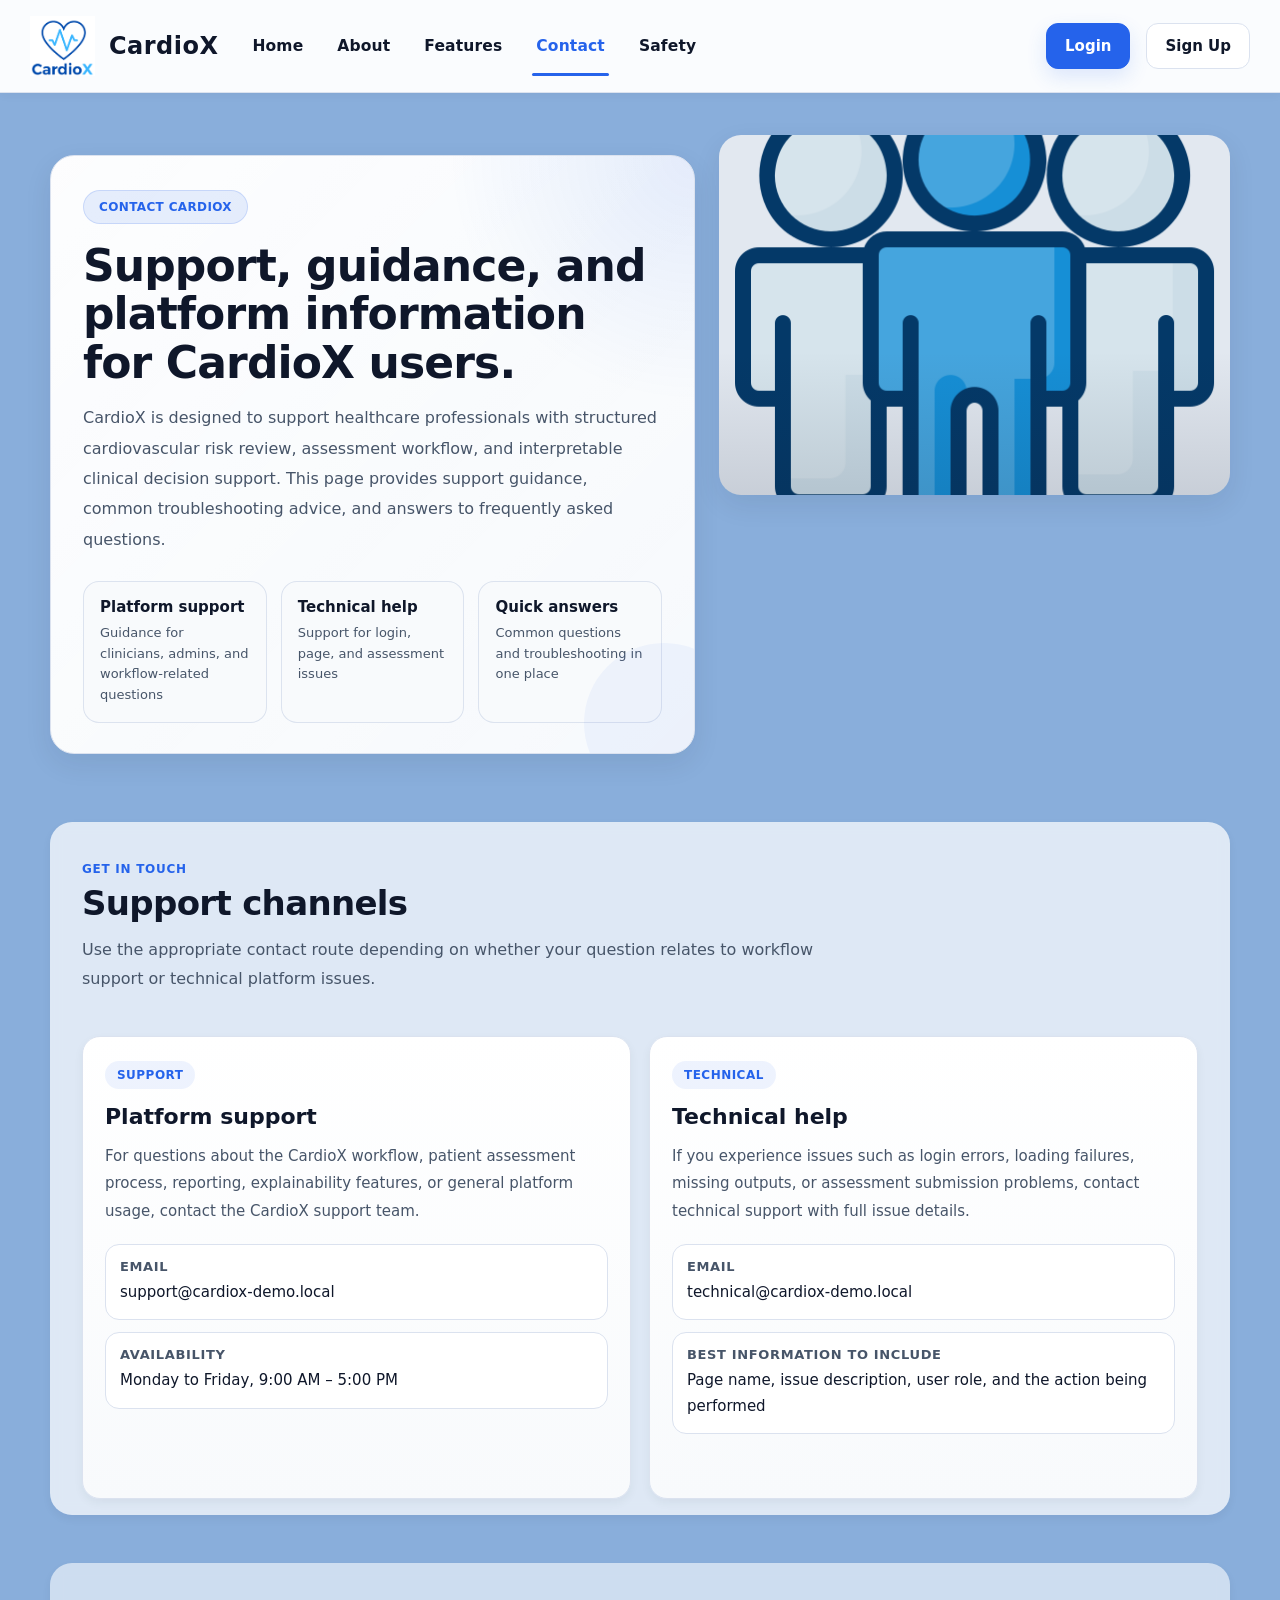
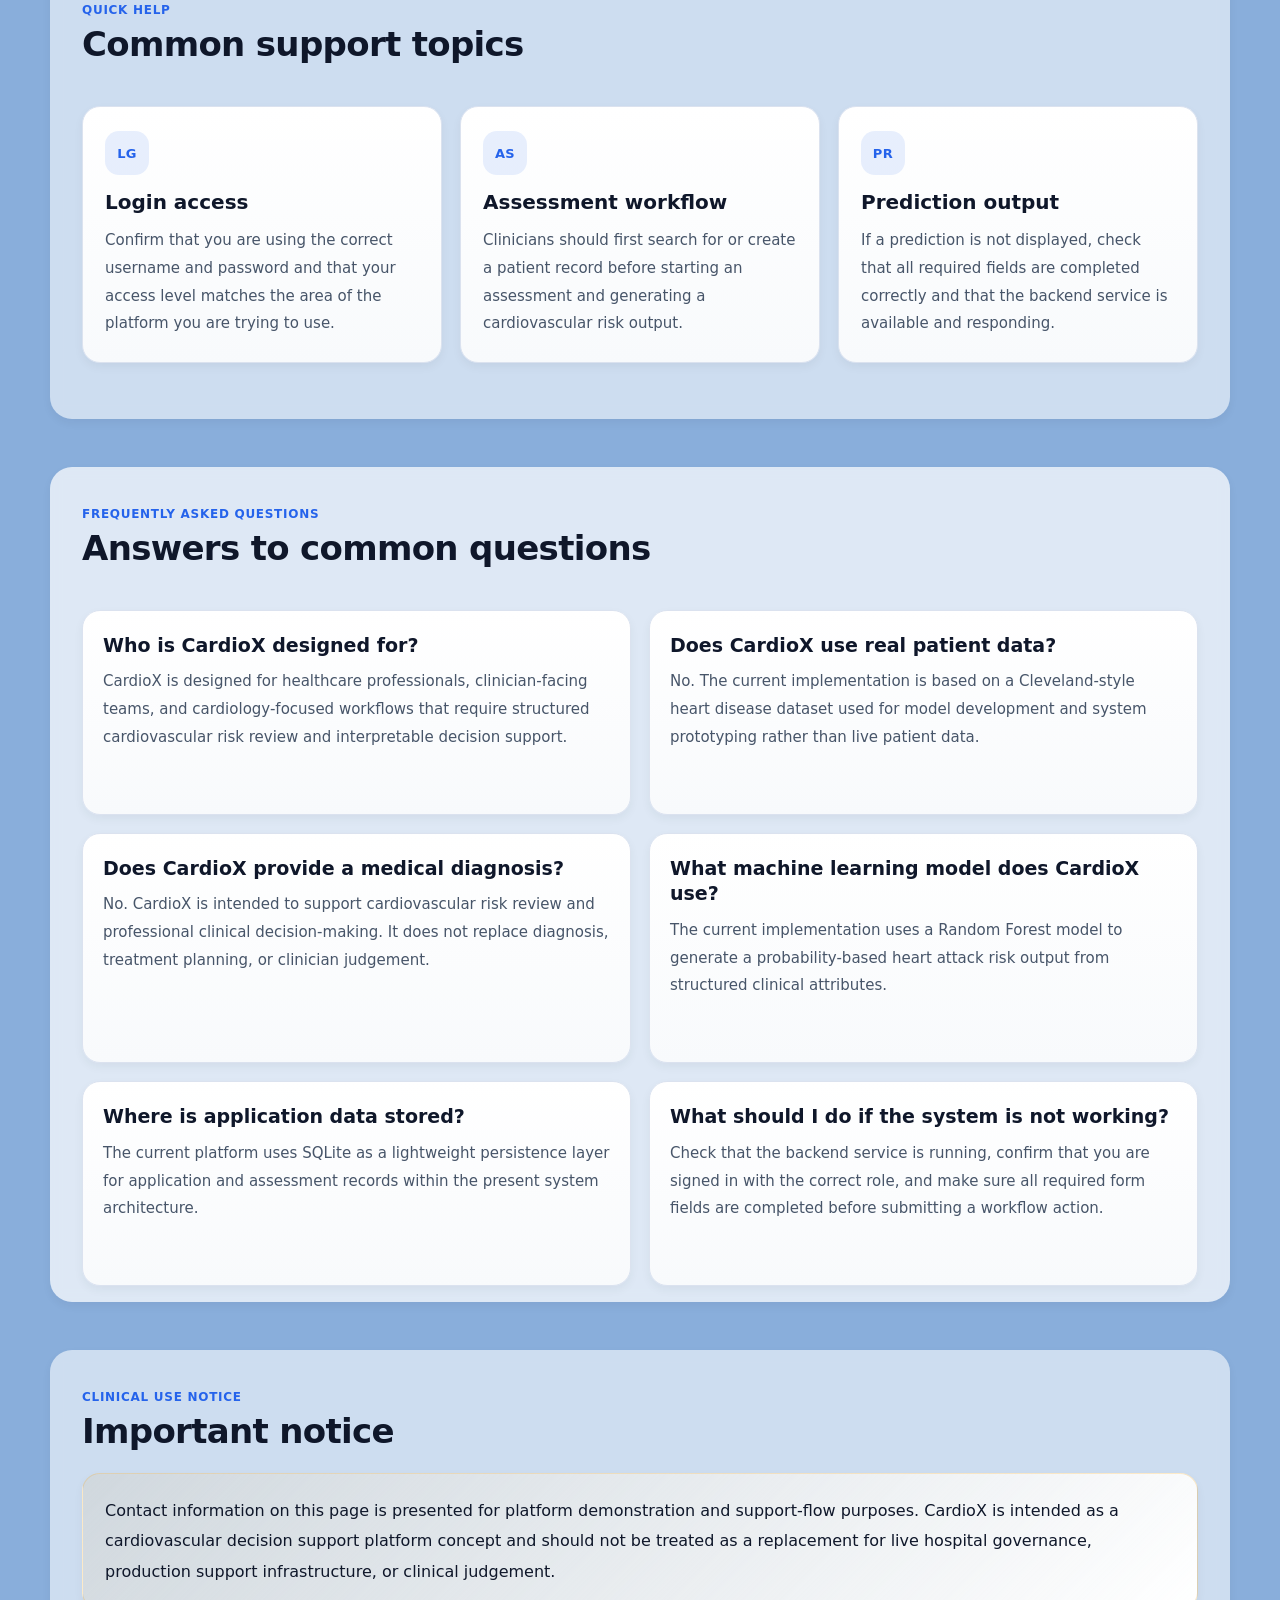
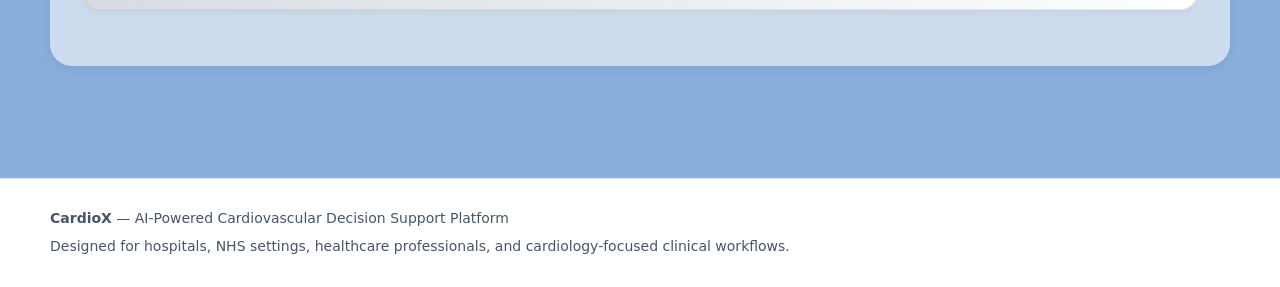
<file: frontend/contact.html>
<!doctype html>
<html lang="en">
<head>
  <!-- --------------------------------------------------
       Document metadata
  --------------------------------------------------- -->
  <meta charset="UTF-8" />
  <meta name="viewport" content="width=device-width, initial-scale=1.0" />

  <title>Contact CardioX | Support and Information</title>

  <!-- Shared stylesheet -->
  <link rel="stylesheet" href="assets/styles.css" />
</head>
<body>
  <!-- --------------------------------------------------
       Shared navigation
  --------------------------------------------------- -->
  <div id="navbarContainer"></div>

  <!-- Session helpers must load before navbar logic -->
  <script src="assets/session.js"></script>
  <script src="assets/navbar.js"></script>

  <!-- --------------------------------------------------
       Main contact content
  --------------------------------------------------- -->
  <main class="public-page contact-page">
    <!-- Hero section -->
    <section class="page-hero contact-hero">
      <div class="hero-content">
        <div class="card page-hero-card contact-hero-card">
          <span class="hero-badge">Contact CardioX</span>
          <h1>Support, guidance, and platform information for CardioX users.</h1>
          <p>
            CardioX is designed to support healthcare professionals with structured cardiovascular
            risk review, assessment workflow, and interpretable clinical decision support. This page
            provides support guidance, common troubleshooting advice, and answers to frequently asked questions.
          </p>

          <div class="contact-hero-highlights">
            <div class="contact-highlight-card">
              <strong>Platform support</strong>
              <span>Guidance for clinicians, admins, and workflow-related questions</span>
            </div>

            <div class="contact-highlight-card">
              <strong>Technical help</strong>
              <span>Support for login, page, and assessment issues</span>
            </div>

            <div class="contact-highlight-card">
              <strong>Quick answers</strong>
              <span>Common questions and troubleshooting in one place</span>
            </div>
          </div>
        </div>

        <div class="hero-image-card">
          <img
            src="assets/images/contact-support.jpg"
            alt="Healthcare support and digital platform assistance"
            class="hero-main-image"
          />
        </div>
      </div>
    </section>

    <!-- Support channels section -->
    <section class="public-section">
      <div class="section-heading">
        <span class="section-eyebrow">Get In Touch</span>
        <h2>Support channels</h2>
        <p>
          Use the appropriate contact route depending on whether your question relates to workflow support
          or technical platform issues.
        </p>
      </div>

      <div class="contact-grid">
        <div class="card contact-card">
          <div class="contact-card-label">Support</div>
          <h3>Platform support</h3>
          <p>
            For questions about the CardioX workflow, patient assessment process, reporting,
            explainability features, or general platform usage, contact the CardioX support team.
          </p>

          <div class="contact-detail">
            <strong>Email</strong>
            <span>support@cardiox-demo.local</span>
          </div>

          <div class="contact-detail">
            <strong>Availability</strong>
            <span>Monday to Friday, 9:00 AM – 5:00 PM</span>
          </div>
        </div>

        <div class="card contact-card">
          <div class="contact-card-label">Technical</div>
          <h3>Technical help</h3>
          <p>
            If you experience issues such as login errors, loading failures, missing outputs, or
            assessment submission problems, contact technical support with full issue details.
          </p>

          <div class="contact-detail">
            <strong>Email</strong>
            <span>technical@cardiox-demo.local</span>
          </div>

          <div class="contact-detail">
            <strong>Best information to include</strong>
            <span>Page name, issue description, user role, and the action being performed</span>
          </div>
        </div>
      </div>
    </section>

    <!-- Common topics section -->
    <section class="public-section">
      <div class="section-heading">
        <span class="section-eyebrow">Quick Help</span>
        <h2>Common support topics</h2>
      </div>

      <div class="info-grid">
        <div class="card info-card contact-topic-card">
          <div class="info-icon">LG</div>
          <h3>Login access</h3>
          <p>
            Confirm that you are using the correct username and password and that your access level
            matches the area of the platform you are trying to use.
          </p>
        </div>

        <div class="card info-card contact-topic-card">
          <div class="info-icon">AS</div>
          <h3>Assessment workflow</h3>
          <p>
            Clinicians should first search for or create a patient record before starting an
            assessment and generating a cardiovascular risk output.
          </p>
        </div>

        <div class="card info-card contact-topic-card">
          <div class="info-icon">PR</div>
          <h3>Prediction output</h3>
          <p>
            If a prediction is not displayed, check that all required fields are completed correctly
            and that the backend service is available and responding.
          </p>
        </div>
      </div>
    </section>

    <!-- FAQ section -->
    <section class="public-section">
      <div class="section-heading">
        <span class="section-eyebrow">Frequently Asked Questions</span>
        <h2>Answers to common questions</h2>
      </div>

      <div class="faq-list">
        <div class="card faq-card">
          <h3>Who is CardioX designed for?</h3>
          <p>
            CardioX is designed for healthcare professionals, clinician-facing teams, and cardiology-focused
            workflows that require structured cardiovascular risk review and interpretable decision support.
          </p>
        </div>

        <div class="card faq-card">
          <h3>Does CardioX use real patient data?</h3>
          <p>
            No. The current implementation is based on a Cleveland-style heart disease dataset used for
            model development and system prototyping rather than live patient data.
          </p>
        </div>

        <div class="card faq-card">
          <h3>Does CardioX provide a medical diagnosis?</h3>
          <p>
            No. CardioX is intended to support cardiovascular risk review and professional clinical
            decision-making. It does not replace diagnosis, treatment planning, or clinician judgement.
          </p>
        </div>

        <div class="card faq-card">
          <h3>What machine learning model does CardioX use?</h3>
          <p>
            The current implementation uses a Random Forest model to generate a probability-based
            heart attack risk output from structured clinical attributes.
          </p>
        </div>

        <div class="card faq-card">
          <h3>Where is application data stored?</h3>
          <p>
            The current platform uses SQLite as a lightweight persistence layer for application and
            assessment records within the present system architecture.
          </p>
        </div>

        <div class="card faq-card">
          <h3>What should I do if the system is not working?</h3>
          <p>
            Check that the backend service is running, confirm that you are signed in with the correct role,
            and make sure all required form fields are completed before submitting a workflow action.
          </p>
        </div>
      </div>
    </section>

    <!-- Notice section -->
    <section class="public-section">
      <div class="section-heading">
        <span class="section-eyebrow">Clinical Use Notice</span>
        <h2>Important notice</h2>
      </div>

      <div class="card notice-card">
        <p>
          Contact information on this page is presented for platform demonstration and support-flow purposes.
          CardioX is intended as a cardiovascular decision support platform concept and should not be treated
          as a replacement for live hospital governance, production support infrastructure, or clinical judgement.
        </p>
      </div>
    </section>
  </main>

  <!-- --------------------------------------------------
       Footer
  --------------------------------------------------- -->
  <footer class="public-footer">
    <div class="footer-container">
      <p><strong>CardioX</strong> — AI-Powered Cardiovascular Decision Support Platform</p>
      <p>Designed for hospitals, NHS settings, healthcare professionals, and cardiology-focused clinical workflows.</p>
    </div>
  </footer>
</body>
</html>
</file>
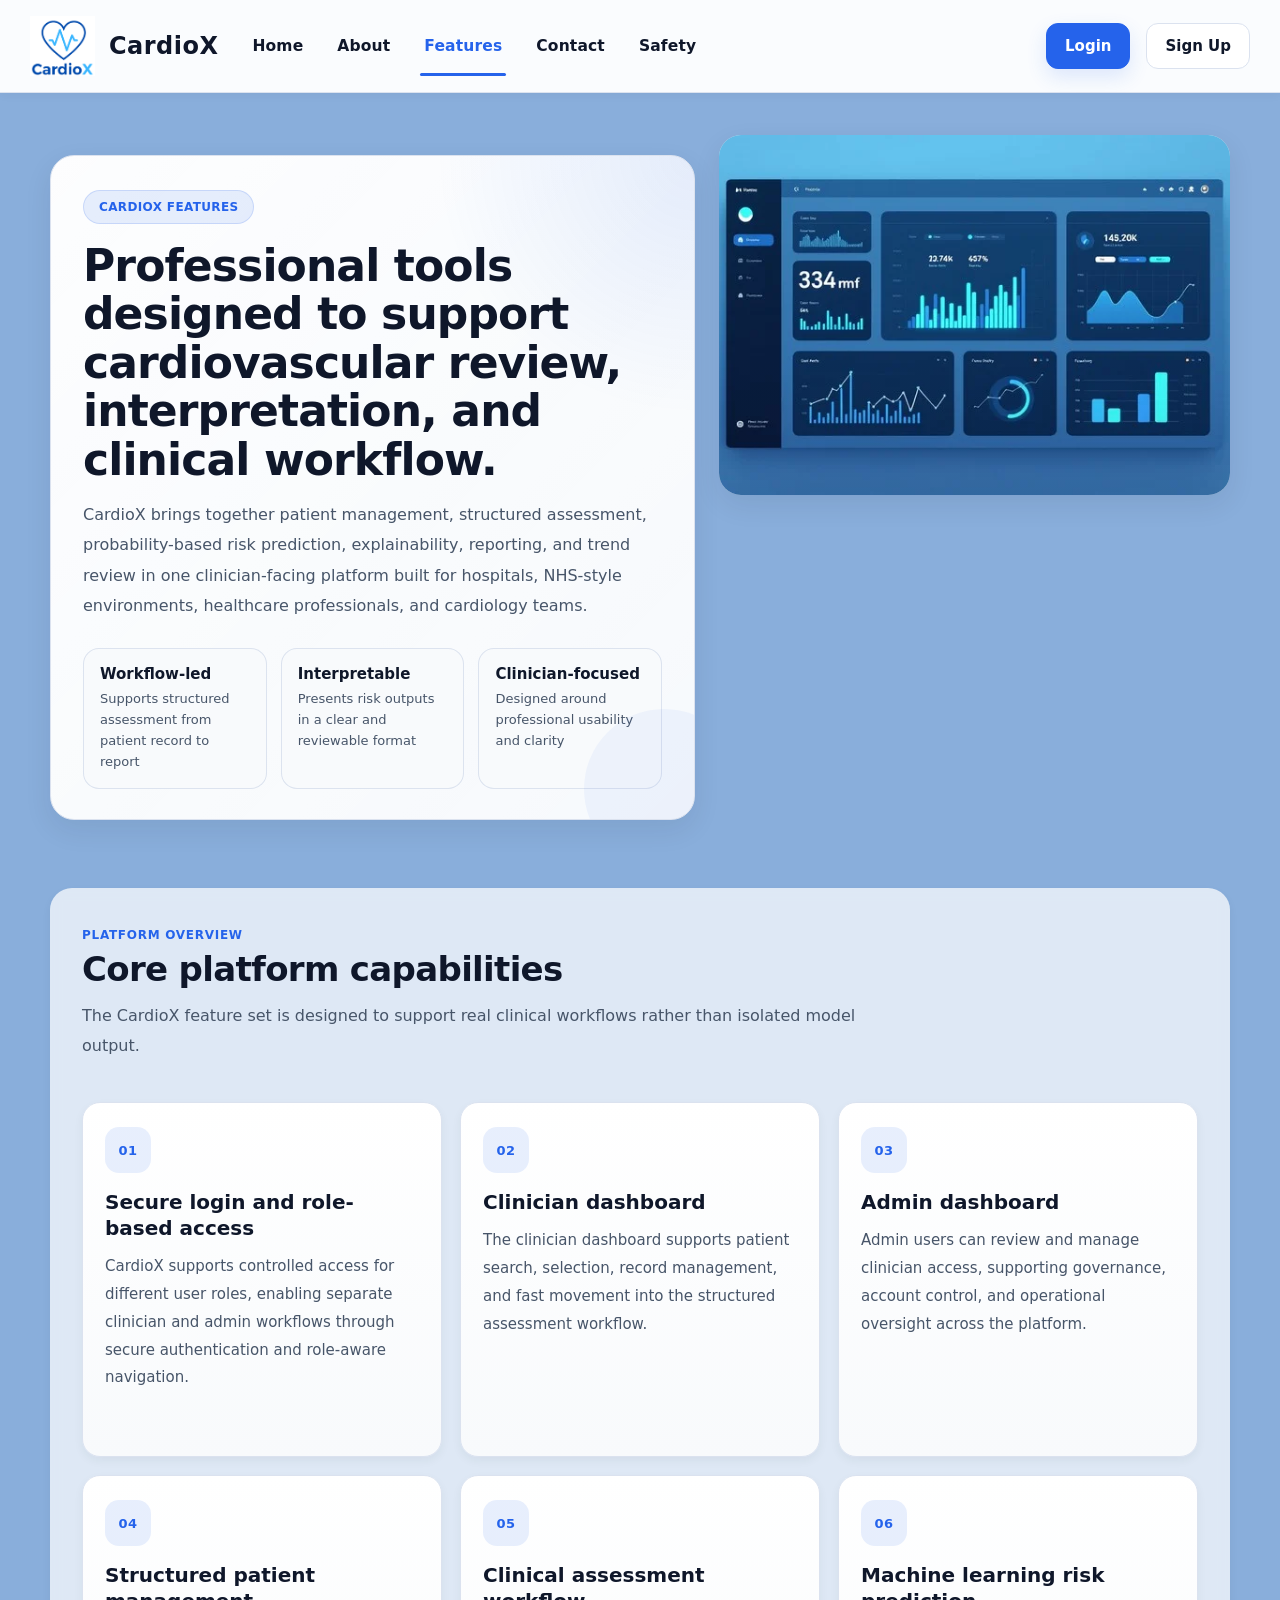
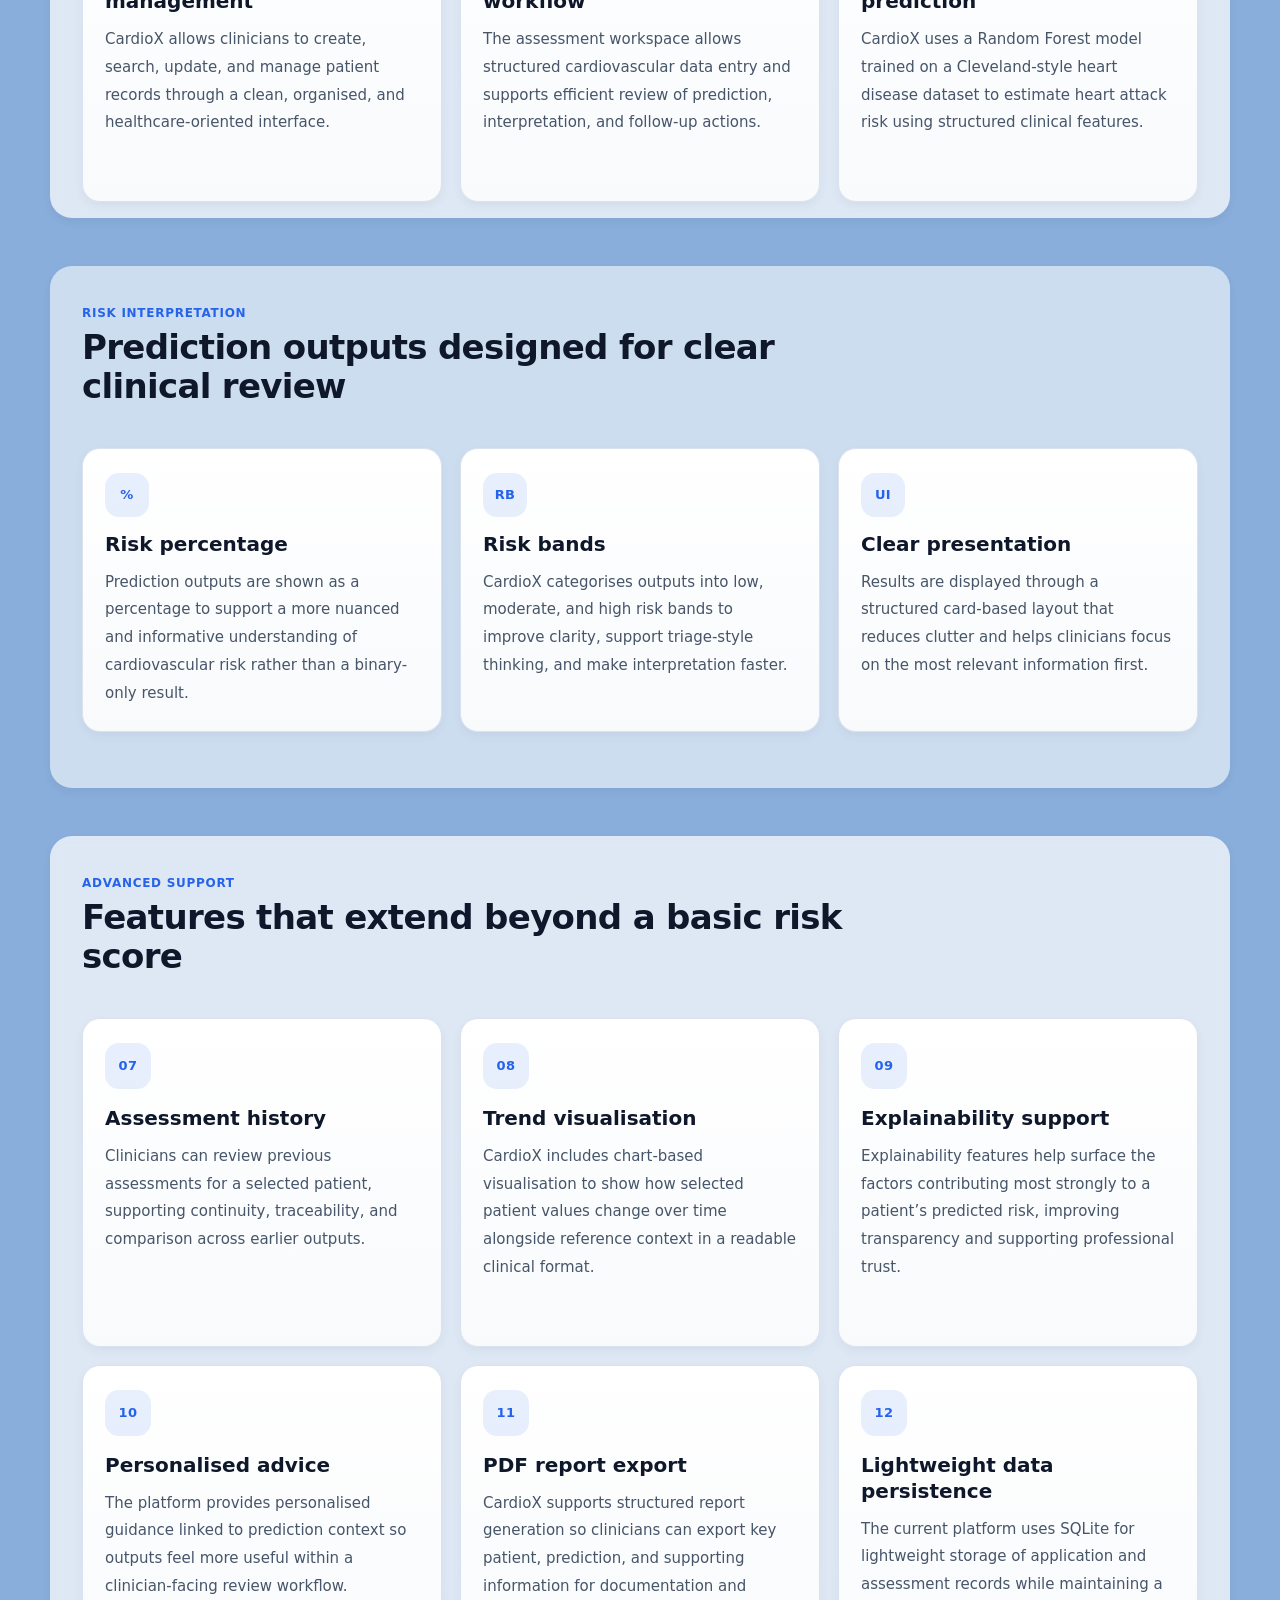
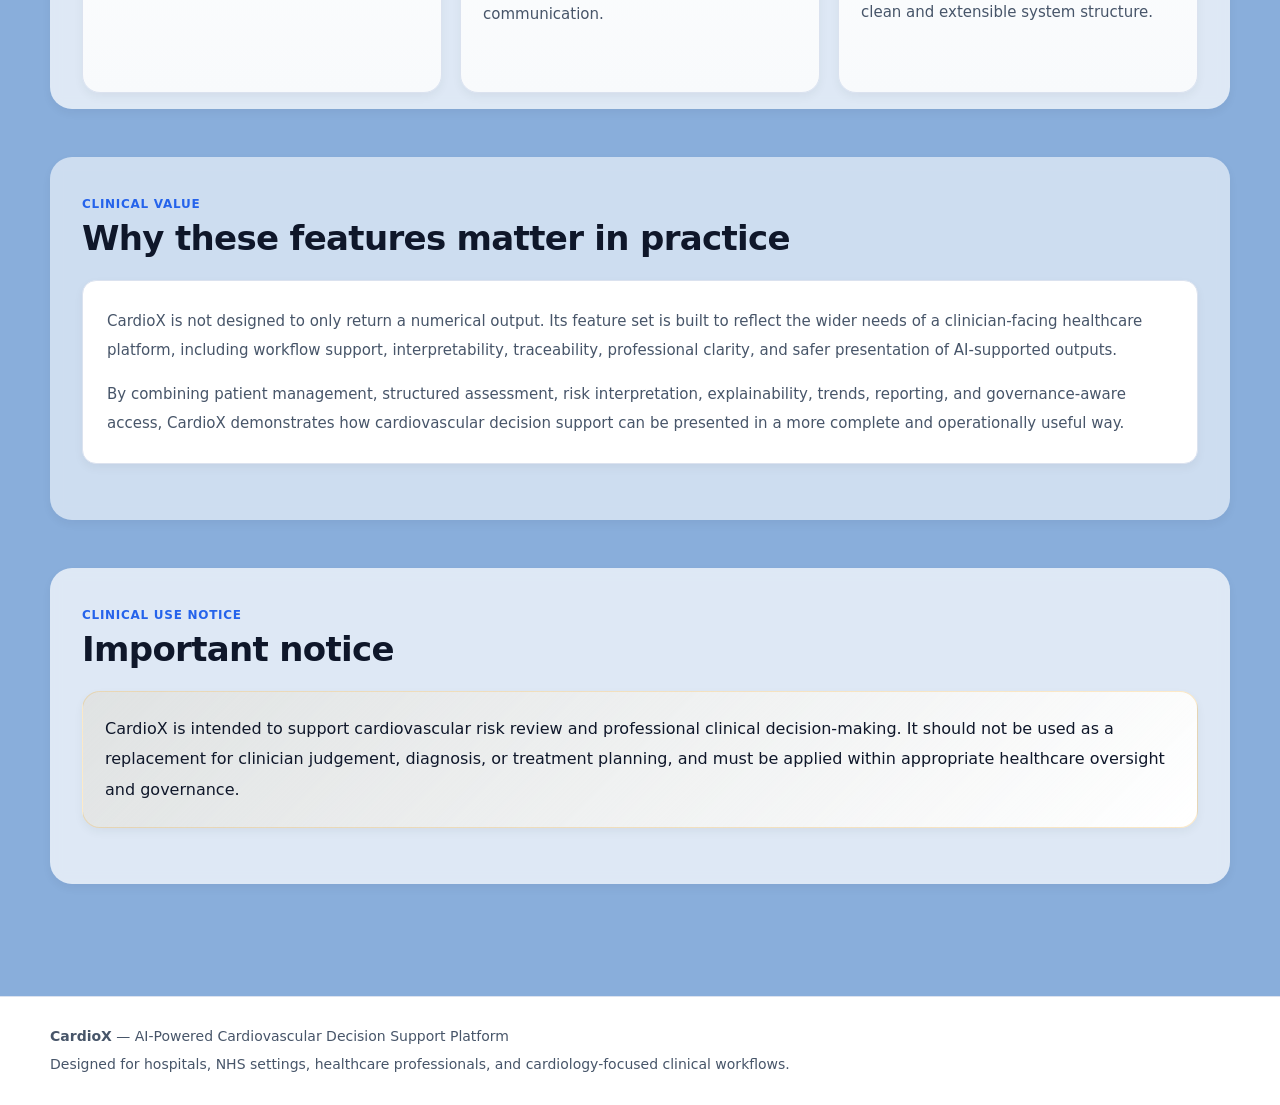
<file: frontend/features.html>
<!doctype html>
<html lang="en">
<head>
  <!-- --------------------------------------------------
       Document metadata
  --------------------------------------------------- -->
  <meta charset="UTF-8" />
  <meta name="viewport" content="width=device-width, initial-scale=1.0" />

  <title>Features | CardioX</title>

  <!-- Shared stylesheet -->
  <link rel="stylesheet" href="assets/styles.css" />
</head>
<body>
  <!-- --------------------------------------------------
       Shared navigation
  --------------------------------------------------- -->
  <div id="navbarContainer"></div>

  <!-- Session helpers must load before navbar logic -->
  <script src="assets/session.js"></script>
  <script src="assets/navbar.js"></script>

  <!-- --------------------------------------------------
       Main features content
  --------------------------------------------------- -->
  <main class="public-page features-page">
    <!-- Hero section -->
    <section class="page-hero features-hero">
      <div class="hero-content">
        <div class="card page-hero-card features-hero-card">
          <span class="hero-badge">CardioX Features</span>
          <h1>Professional tools designed to support cardiovascular review, interpretation, and clinical workflow.</h1>
          <p>
            CardioX brings together patient management, structured assessment, probability-based risk prediction,
            explainability, reporting, and trend review in one clinician-facing platform built for hospitals,
            NHS-style environments, healthcare professionals, and cardiology teams.
          </p>

          <div class="features-hero-highlights">
            <div class="features-highlight-card">
              <strong>Workflow-led</strong>
              <span>Supports structured assessment from patient record to report</span>
            </div>

            <div class="features-highlight-card">
              <strong>Interpretable</strong>
              <span>Presents risk outputs in a clear and reviewable format</span>
            </div>

            <div class="features-highlight-card">
              <strong>Clinician-focused</strong>
              <span>Designed around professional usability and clarity</span>
            </div>
          </div>
        </div>

        <div class="hero-image-card">
          <img
            src="assets/images/features-analytics.jpg"
            alt="Clinical analytics dashboard showing cardiovascular data"
            class="hero-main-image"
          />
        </div>
      </div>
    </section>

    <!-- Platform overview section -->
    <section class="public-section">
      <div class="section-heading">
        <span class="section-eyebrow">Platform Overview</span>
        <h2>Core platform capabilities</h2>
        <p>
          The CardioX feature set is designed to support real clinical workflows rather than isolated model output.
        </p>
      </div>

      <div class="feature-grid">
        <div class="card feature-card">
          <div class="feature-icon">01</div>
          <h3>Secure login and role-based access</h3>
          <p>
            CardioX supports controlled access for different user roles, enabling separate clinician and admin
            workflows through secure authentication and role-aware navigation.
          </p>
        </div>

        <div class="card feature-card">
          <div class="feature-icon">02</div>
          <h3>Clinician dashboard</h3>
          <p>
            The clinician dashboard supports patient search, selection, record management, and fast movement into
            the structured assessment workflow.
          </p>
        </div>

        <div class="card feature-card">
          <div class="feature-icon">03</div>
          <h3>Admin dashboard</h3>
          <p>
            Admin users can review and manage clinician access, supporting governance, account control, and
            operational oversight across the platform.
          </p>
        </div>

        <div class="card feature-card">
          <div class="feature-icon">04</div>
          <h3>Structured patient management</h3>
          <p>
            CardioX allows clinicians to create, search, update, and manage patient records through a clean,
            organised, and healthcare-oriented interface.
          </p>
        </div>

        <div class="card feature-card">
          <div class="feature-icon">05</div>
          <h3>Clinical assessment workflow</h3>
          <p>
            The assessment workspace allows structured cardiovascular data entry and supports efficient review of
            prediction, interpretation, and follow-up actions.
          </p>
        </div>

        <div class="card feature-card">
          <div class="feature-icon">06</div>
          <h3>Machine learning risk prediction</h3>
          <p>
            CardioX uses a Random Forest model trained on a Cleveland-style heart disease dataset to estimate
            heart attack risk using structured clinical features.
          </p>
        </div>
      </div>
    </section>

    <!-- Risk interpretation section -->
    <section class="public-section">
      <div class="section-heading">
        <span class="section-eyebrow">Risk Interpretation</span>
        <h2>Prediction outputs designed for clear clinical review</h2>
      </div>

      <div class="info-grid">
        <div class="card info-card feature-info-card">
          <div class="info-icon">%</div>
          <h3>Risk percentage</h3>
          <p>
            Prediction outputs are shown as a percentage to support a more nuanced and informative understanding
            of cardiovascular risk rather than a binary-only result.
          </p>
        </div>

        <div class="card info-card feature-info-card">
          <div class="info-icon">RB</div>
          <h3>Risk bands</h3>
          <p>
            CardioX categorises outputs into low, moderate, and high risk bands to improve clarity, support
            triage-style thinking, and make interpretation faster.
          </p>
        </div>

        <div class="card info-card feature-info-card">
          <div class="info-icon">UI</div>
          <h3>Clear presentation</h3>
          <p>
            Results are displayed through a structured card-based layout that reduces clutter and helps clinicians
            focus on the most relevant information first.
          </p>
        </div>
      </div>
    </section>

    <!-- Advanced support section -->
    <section class="public-section">
      <div class="section-heading">
        <span class="section-eyebrow">Advanced Support</span>
        <h2>Features that extend beyond a basic risk score</h2>
      </div>

      <div class="feature-grid">
        <div class="card feature-card">
          <div class="feature-icon">07</div>
          <h3>Assessment history</h3>
          <p>
            Clinicians can review previous assessments for a selected patient, supporting continuity,
            traceability, and comparison across earlier outputs.
          </p>
        </div>

        <div class="card feature-card">
          <div class="feature-icon">08</div>
          <h3>Trend visualisation</h3>
          <p>
            CardioX includes chart-based visualisation to show how selected patient values change over time
            alongside reference context in a readable clinical format.
          </p>
        </div>

        <div class="card feature-card">
          <div class="feature-icon">09</div>
          <h3>Explainability support</h3>
          <p>
            Explainability features help surface the factors contributing most strongly to a patient’s
            predicted risk, improving transparency and supporting professional trust.
          </p>
        </div>

        <div class="card feature-card">
          <div class="feature-icon">10</div>
          <h3>Personalised advice</h3>
          <p>
            The platform provides personalised guidance linked to prediction context so outputs feel more useful
            within a clinician-facing review workflow.
          </p>
        </div>

        <div class="card feature-card">
          <div class="feature-icon">11</div>
          <h3>PDF report export</h3>
          <p>
            CardioX supports structured report generation so clinicians can export key patient, prediction, and
            supporting information for documentation and communication.
          </p>
        </div>

        <div class="card feature-card">
          <div class="feature-icon">12</div>
          <h3>Lightweight data persistence</h3>
          <p>
            The current platform uses SQLite for lightweight storage of application and assessment records while
            maintaining a clean and extensible system structure.
          </p>
        </div>
      </div>
    </section>

    <!-- Clinical value section -->
    <section class="public-section">
      <div class="section-heading">
        <span class="section-eyebrow">Clinical Value</span>
        <h2>Why these features matter in practice</h2>
      </div>

      <div class="card info-card-wide features-wide-card">
        <p>
          CardioX is not designed to only return a numerical output. Its feature set is built to reflect the wider
          needs of a clinician-facing healthcare platform, including workflow support, interpretability, traceability,
          professional clarity, and safer presentation of AI-supported outputs.
        </p>

        <p>
          By combining patient management, structured assessment, risk interpretation, explainability, trends,
          reporting, and governance-aware access, CardioX demonstrates how cardiovascular decision support can be
          presented in a more complete and operationally useful way.
        </p>
      </div>
    </section>

    <!-- Notice section -->
    <section class="public-section">
      <div class="section-heading">
        <span class="section-eyebrow">Clinical Use Notice</span>
        <h2>Important notice</h2>
      </div>

      <div class="card notice-card">
        <p>
          CardioX is intended to support cardiovascular risk review and professional clinical decision-making.
          It should not be used as a replacement for clinician judgement, diagnosis, or treatment planning,
          and must be applied within appropriate healthcare oversight and governance.
        </p>
      </div>
    </section>
  </main>

  <!-- --------------------------------------------------
       Footer
  --------------------------------------------------- -->
  <footer class="public-footer">
    <div class="footer-container">
      <p><strong>CardioX</strong> — AI-Powered Cardiovascular Decision Support Platform</p>
      <p>Designed for hospitals, NHS settings, healthcare professionals, and cardiology-focused clinical workflows.</p>
    </div>
  </footer>
</body>
</html>
</file>
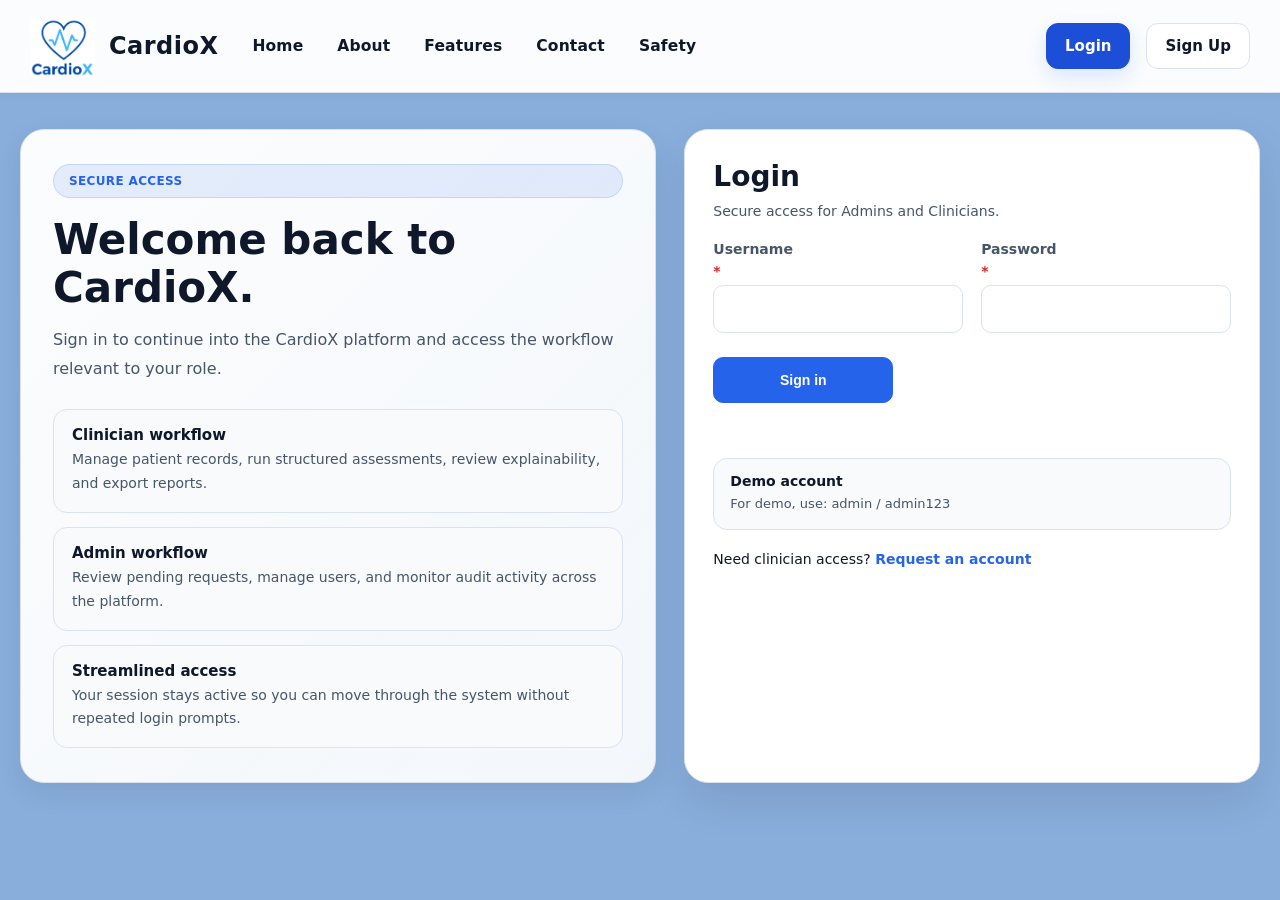
<file: frontend/help.html>
<!doctype html>
<html lang="en">
<head>
  <!-- --------------------------------------------------
       Document metadata
  --------------------------------------------------- -->
  <meta charset="UTF-8" />
  <meta name="viewport" content="width=device-width,initial-scale=1" />

  <title>CardioX Help & Support</title>

  <!-- Shared stylesheet -->
  <link rel="stylesheet" href="assets/styles.css" />

  <!-- Session helpers must load before any script that depends on them -->
  <script src="assets/session.js"></script>

  <!-- Route protection for admin and clinician access -->
  <script>
    const role = localStorage.getItem("cardiox_role");

    if (!localStorage.getItem("cardiox_token") || (role !== "clinician" && role !== "admin")) {
      window.location.replace("login.html");
    }
  </script>
</head>
<body>
  <!-- --------------------------------------------------
       Shared navigation
  --------------------------------------------------- -->
  <div id="navbarContainer"></div>
  <script src="assets/navbar.js"></script>

  <!-- --------------------------------------------------
       Main help and support content
  --------------------------------------------------- -->
  <main class="container support-page-container">
    <!-- Hero section -->
    <section class="support-hero-section">
      <div class="support-hero-card">
        <span class="hero-badge">Guidance for First-Time Users</span>
        <h1>Help & Support</h1>
        <p>
          Learn how to navigate CardioX confidently, understand the clinical workflow, and interpret
          the structured assessment form in a clear and practical way.
        </p>

        <div class="support-hero-actions">
          <a id="supportDashboardCta" href="clinician.html" class="btn-link primary-link">Go to Patient Management</a>
          <a href="compliance.html" class="btn-link secondary-link">View Safety & Compliance</a>
        </div>
      </div>
    </section>

    <section class="support-section-stack">
      <!-- Quick start workflow -->
      <section class="card support-wide-card">
        <div class="section-header-row">
          <div>
            <h2>Quick Start Workflow</h2>
            <p class="section-subtext">
              CardioX is designed around a simple workflow so users can move efficiently from patient selection
              to structured assessment and review.
            </p>
          </div>
        </div>

        <div class="support-steps-grid">
          <div class="support-step-card">
            <div class="support-step-badge">1</div>
            <h3>Open the main workspace</h3>
            <p>Go to the main dashboard and access the patient or user management area based on your role.</p>
          </div>

          <div class="support-step-card">
            <div class="support-step-badge">2</div>
            <h3>Find or create a patient</h3>
            <p>Search the record table for an existing patient or add a new patient if no match exists.</p>
          </div>

          <div class="support-step-card">
            <div class="support-step-badge">3</div>
            <h3>Select the record</h3>
            <p>Click a patient row to load their summary, edit form, and latest assessment history.</p>
          </div>

          <div class="support-step-card">
            <div class="support-step-badge">4</div>
            <h3>Begin assessment</h3>
            <p>Open the structured clinical assessment form and enter the required values.</p>
          </div>

          <div class="support-step-card">
            <div class="support-step-badge">5</div>
            <h3>Review outputs</h3>
            <p>Interpret the risk result, explainability, advice, and trend information together.</p>
          </div>

          <div class="support-step-card">
            <div class="support-step-badge">6</div>
            <h3>Export the report</h3>
            <p>Generate a clinician-facing or patient-facing PDF depending on the use case.</p>
          </div>
        </div>
      </section>

      <!-- Main workflow explanation -->
      <section class="card support-wide-card">
        <div class="section-header-row">
          <div>
            <h2>How the Main Workflow Works</h2>
            <p class="section-subtext">
              These are the main parts of CardioX and how they fit together during normal use.
            </p>
          </div>
        </div>

        <div class="support-feature-grid">
          <div class="support-feature-card">
            <h3>Patient Search</h3>
            <p>Use the patient table to search by patient ID, first name, or surname and quickly locate existing records.</p>
          </div>

          <div class="support-feature-card">
            <h3>Add New Patient</h3>
            <p>Create a new patient record when no match exists, keeping the workflow structured and continuous.</p>
          </div>

          <div class="support-feature-card">
            <h3>Selected Patient Summary</h3>
            <p>Once a patient is selected, CardioX displays a focused summary panel to reduce navigation friction.</p>
          </div>

          <div class="support-feature-card">
            <h3>Assessment History</h3>
            <p>Previous assessments help users compare outcomes over time and revisit older records when needed.</p>
          </div>

          <div class="support-feature-card">
            <h3>Explainability</h3>
            <p>SHAP top drivers show which variables most influenced the prediction for that individual assessment.</p>
          </div>

          <div class="support-feature-card">
            <h3>Reporting</h3>
            <p>Export reports in PDF format for structured review, documentation, or patient-friendly communication.</p>
          </div>
        </div>
      </section>

      <!-- Assessment form guidance -->
      <section class="card support-wide-card">
        <div class="section-header-row">
          <div>
            <h2>Assessment Form Guidance</h2>
            <p class="section-subtext">
              The clinician assessment form captures structured cardiovascular inputs used by the model.
            </p>
          </div>
        </div>

        <div class="metric-guide-grid">
          <div class="metric-guide-card">
            <h3>Age</h3>
            <p>Automatically calculated from the patient’s date of birth and used as a core cardiovascular risk factor.</p>
          </div>

          <div class="metric-guide-card">
            <h3>Sex</h3>
            <p>Loaded from the patient record and used to reflect demographic differences in clinical risk patterns.</p>
          </div>

          <div class="metric-guide-card">
            <h3>Chest Pain (cp)</h3>
            <p>Represents the patient’s chest pain presentation, including typical angina, atypical angina, non-anginal pain, or asymptomatic presentation.</p>
          </div>

          <div class="metric-guide-card">
            <h3>Resting Blood Pressure (trestbps)</h3>
            <p>The patient’s resting systolic blood pressure. Higher values may contribute to increased cardiovascular risk.</p>
          </div>

          <div class="metric-guide-card">
            <h3>Cholesterol (chol)</h3>
            <p>Total cholesterol input used by the model. Elevated cholesterol may contribute to increased cardiovascular risk.</p>
          </div>

          <div class="metric-guide-card">
            <h3>Fasting Blood Sugar (fbs)</h3>
            <p>Indicates whether fasting blood sugar is greater than 120 mg/dL.</p>
          </div>

          <div class="metric-guide-card">
            <h3>Rest ECG (restecg)</h3>
            <p>Represents the resting electrocardiographic result and may reflect normal or abnormal cardiac activity.</p>
          </div>

          <div class="metric-guide-card">
            <h3>Max Heart Rate (thalch)</h3>
            <p>The maximum heart rate achieved during testing or clinical measurement.</p>
          </div>

          <div class="metric-guide-card">
            <h3>Exercise-Induced Angina (exang)</h3>
            <p>Indicates whether angina is triggered during exertion, which can be clinically significant for interpretation.</p>
          </div>

          <div class="metric-guide-card">
            <h3>Oldpeak</h3>
            <p>Represents ST depression induced by exercise relative to rest, often used in cardiovascular evaluation.</p>
          </div>

          <div class="metric-guide-card">
            <h3>Slope</h3>
            <p>Describes the slope of peak exercise ST segment and contributes to the model’s interpretation.</p>
          </div>

          <div class="metric-guide-card">
            <h3>CA and Thal</h3>
            <p>These structured clinical attributes provide additional model input for interpreting cardiovascular risk patterns.</p>
          </div>
        </div>
      </section>

      <!-- Results interpretation guidance -->
      <section class="card support-wide-card">
        <div class="section-header-row">
          <div>
            <h2>How to Read the Results</h2>
            <p class="section-subtext">
              CardioX is a decision-support prototype and should always be used alongside professional judgement.
            </p>
          </div>
        </div>

        <div class="support-feature-grid">
          <div class="support-feature-card">
            <h3>Risk Percentage</h3>
            <p>A probability-based estimate generated from the patient’s structured input values.</p>
          </div>

          <div class="support-feature-card">
            <h3>Risk Band</h3>
            <p>Low, Moderate, or High groupings designed to make interpretation clearer and more practical.</p>
          </div>

          <div class="support-feature-card">
            <h3>SHAP Top Drivers</h3>
            <p>The most influential features that pushed the model result upward or downward for that individual case.</p>
          </div>

          <div class="support-feature-card">
            <h3>Personalised Advice</h3>
            <p>Model-informed, source-backed advice designed to support practical interpretation of the assessment.</p>
          </div>

          <div class="support-feature-card">
            <h3>Trend Visualisation</h3>
            <p>Shows how selected values compare over time against a reference line for easier review.</p>
          </div>

          <div class="support-feature-card">
            <h3>Clinical Judgement</h3>
            <p>The platform supports decision-making, but final interpretation must remain with the clinician or authorised user.</p>
          </div>
        </div>
      </section>
    </section>
  </main>

  <!-- --------------------------------------------------
       Footer
  --------------------------------------------------- -->
  <footer class="public-footer">
    <div class="footer-container">
      <p><strong>CardioX</strong> — AI-Powered Cardiovascular Decision Support Platform</p>
      <p>
        Designed for hospitals, NHS settings, healthcare professionals, and
        cardiology-focused clinical workflows.
      </p>
    </div>
  </footer>

  <!-- --------------------------------------------------
       Inline page helpers
  --------------------------------------------------- -->
  <script>
    document.addEventListener("DOMContentLoaded", () => {
      const username = localStorage.getItem("cardiox_username") || "User";
      const role = localStorage.getItem("cardiox_role") || "clinician";

      const navUserText = document.getElementById("navUserText");
      const roleText = document.getElementById("roleText");
      const dashboardNavLink = document.getElementById("dashboardNavLink");
      const supportDashboardCta = document.getElementById("supportDashboardCta");
      const navBrandLink = document.getElementById("navBrandLink");

      const isAdmin = role === "admin";
      const dashboardHref = isAdmin ? "admin.html" : "clinician.html";
      const dashboardLabel = isAdmin ? "User Management" : "Patient Management";
      const roleLabel = isAdmin ? "Admin" : "Clinician";

      if (navUserText) {
        navUserText.textContent = username;
      }

      if (roleText) {
        roleText.textContent = roleLabel;
      }

      if (dashboardNavLink) {
        dashboardNavLink.href = dashboardHref;
        dashboardNavLink.textContent = dashboardLabel;
      }

      if (supportDashboardCta) {
        supportDashboardCta.href = dashboardHref;
        supportDashboardCta.textContent = `Go to ${dashboardLabel}`;
      }

      if (navBrandLink) {
        navBrandLink.href = dashboardHref;
      }

      document.getElementById("btnLogout")?.addEventListener("click", () => {
        logoutUser();
      });
    });
  </script>
</body>
</html>
</file>
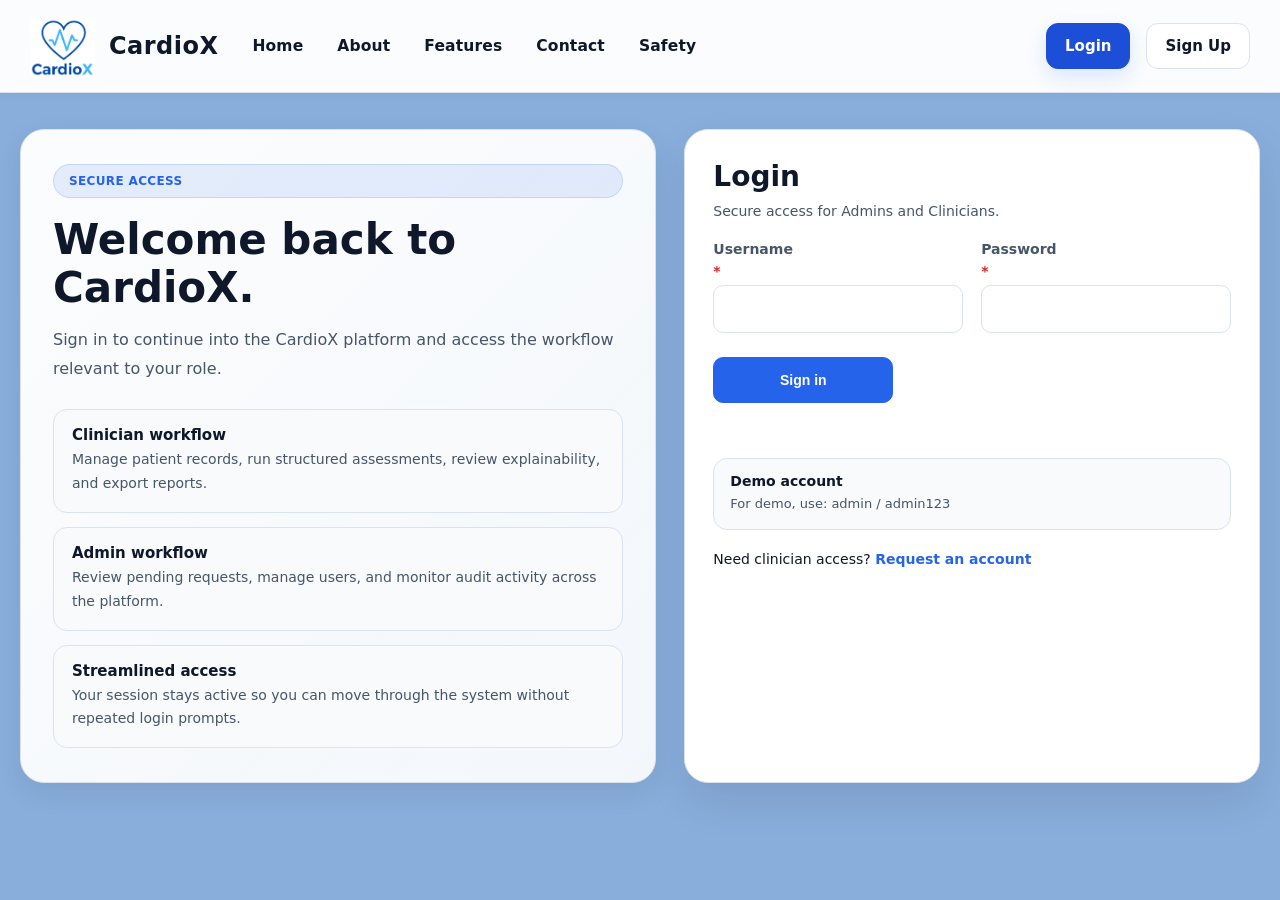
<file: frontend/login.html>
<!doctype html>
<html lang="en">
<head>
  <!-- --------------------------------------------------
       Document metadata
  --------------------------------------------------- -->
  <meta charset="UTF-8" />
  <meta name="viewport" content="width=device-width,initial-scale=1" />

  <title>CardioX Login</title>

  <!-- Shared stylesheet -->
  <link rel="stylesheet" href="assets/styles.css" />

  <!-- Session helpers must load before any script that depends on them -->
  <script src="assets/session.js"></script>

  <!-- Redirect authenticated users to their role-based dashboard -->
  <script>
    const session = getSession();

    if (session.token && session.role) {
      window.location.replace(getDashboardUrlByRole(session.role));
    }
  </script>
</head>
<body>
  <!-- --------------------------------------------------
       Shared navigation
  --------------------------------------------------- -->
  <div id="navbarContainer"></div>
  <script src="assets/navbar.js"></script>

  <!-- --------------------------------------------------
       Main login content
  --------------------------------------------------- -->
  <main class="auth-shell">
    <section class="auth-layout">
      <!-- Login page information panel -->
      <div class="auth-hero-panel">
        <span class="hero-badge">Secure Access</span>
        <h1>Welcome back to CardioX.</h1>
        <p>
          Sign in to continue into the CardioX platform and access the workflow relevant to your role.
        </p>

        <div class="auth-feature-list">
          <div class="auth-feature-item">
            <strong>Clinician workflow</strong>
            <span>Manage patient records, run structured assessments, review explainability, and export reports.</span>
          </div>

          <div class="auth-feature-item">
            <strong>Admin workflow</strong>
            <span>Review pending requests, manage users, and monitor audit activity across the platform.</span>
          </div>

          <div class="auth-feature-item">
            <strong>Streamlined access</strong>
            <span>Your session stays active so you can move through the system without repeated login prompts.</span>
          </div>
        </div>
      </div>

      <!-- Login form card -->
      <section class="card auth-card auth-card-wide">
        <div class="auth-card-header">
          <h2>Login</h2>
          <p>Secure access for Admins and Clinicians.</p>
        </div>

        <form id="loginForm" class="form-grid auth-form-grid">
          <label>
            Username <span class="required-star">*</span>
            <input id="username" type="text" required />
          </label>

          <label>
            Password <span class="required-star">*</span>
            <input id="password" type="password" required />
          </label>

          <div class="auth-form-actions">
            <button id="btnLoginSubmit" type="submit" class="primary auth-submit-btn">Sign in</button>
          </div>

          <p id="status" class="status"></p>
        </form>

        <div class="auth-info-box">
          <strong>Demo account</strong>
          <span>For demo, use: admin / admin123</span>
        </div>

        <p class="auth-footer-text">
          Need clinician access?
          <a href="signup.html" class="inline-link">Request an account</a>
        </p>
      </section>
    </section>
  </main>

  <!-- Page-specific script -->
  <script src="assets/auth.js"></script>
</body>
</html>
</file>
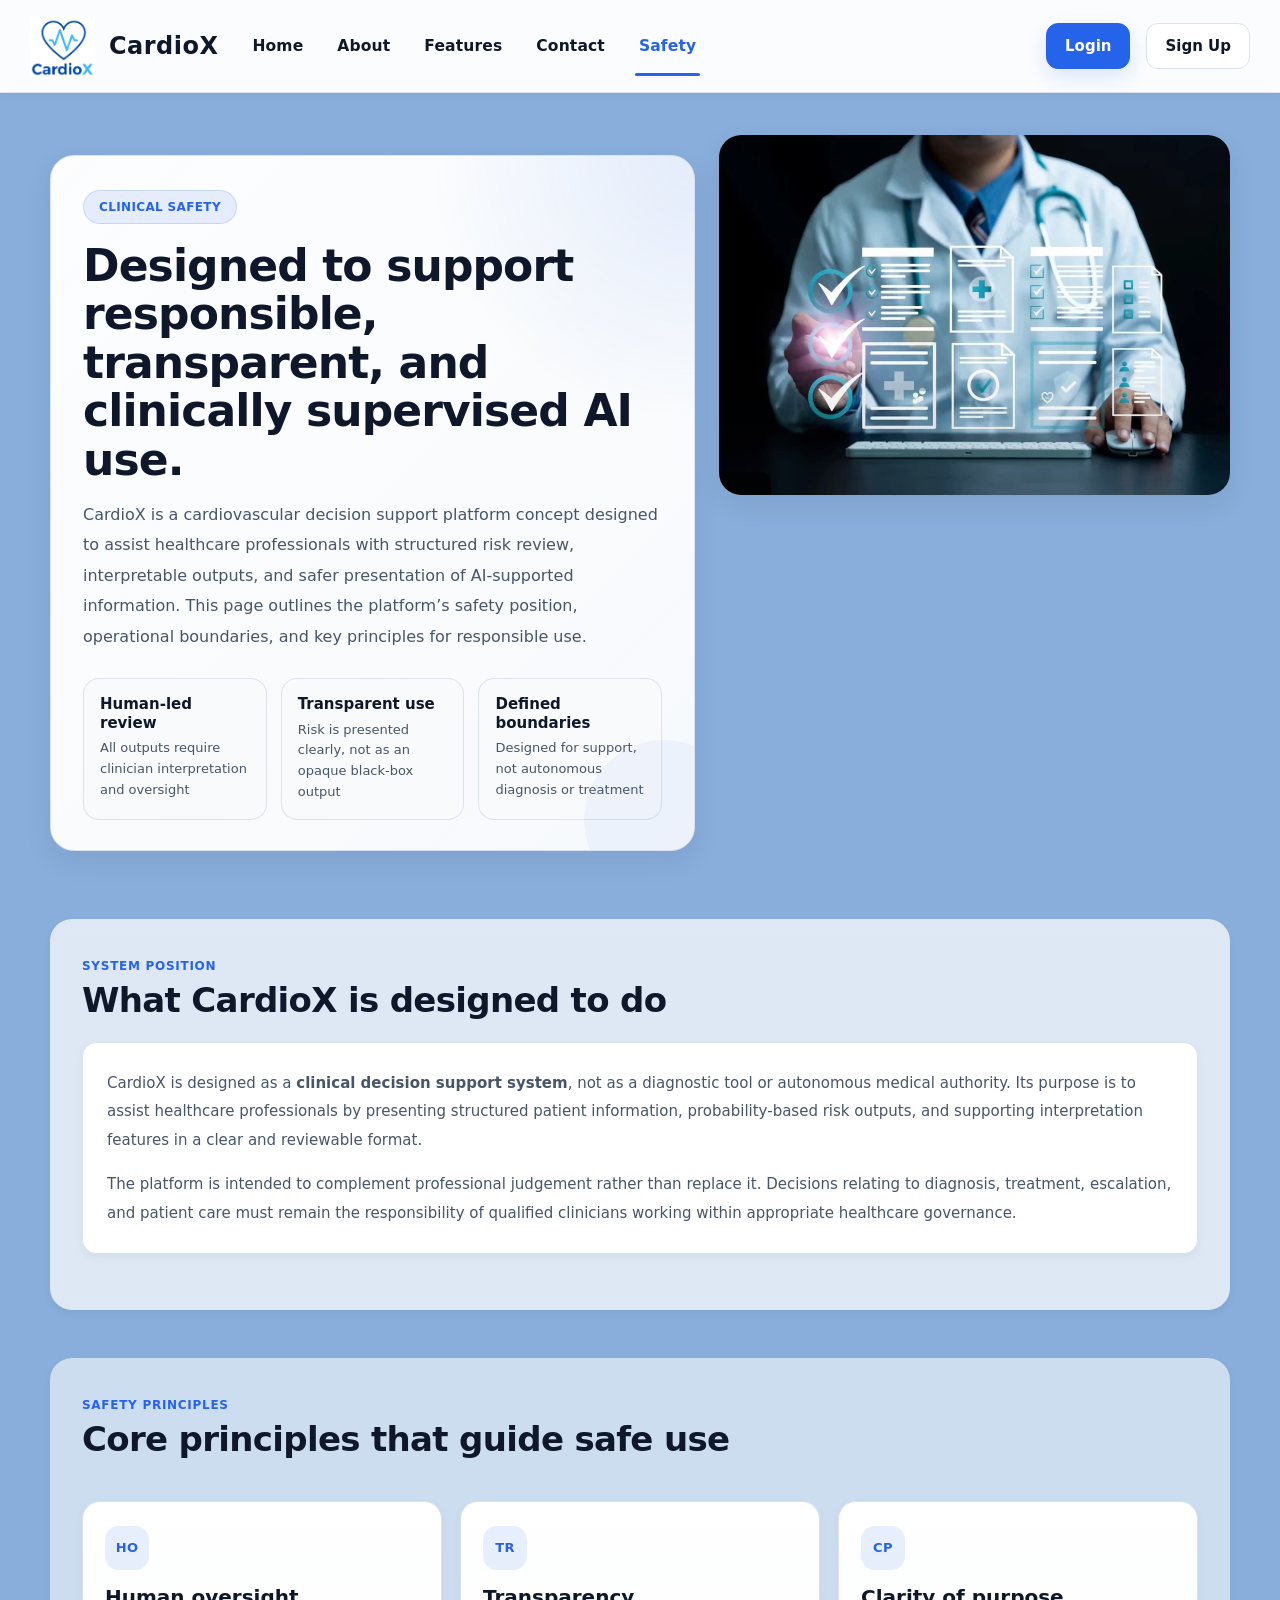
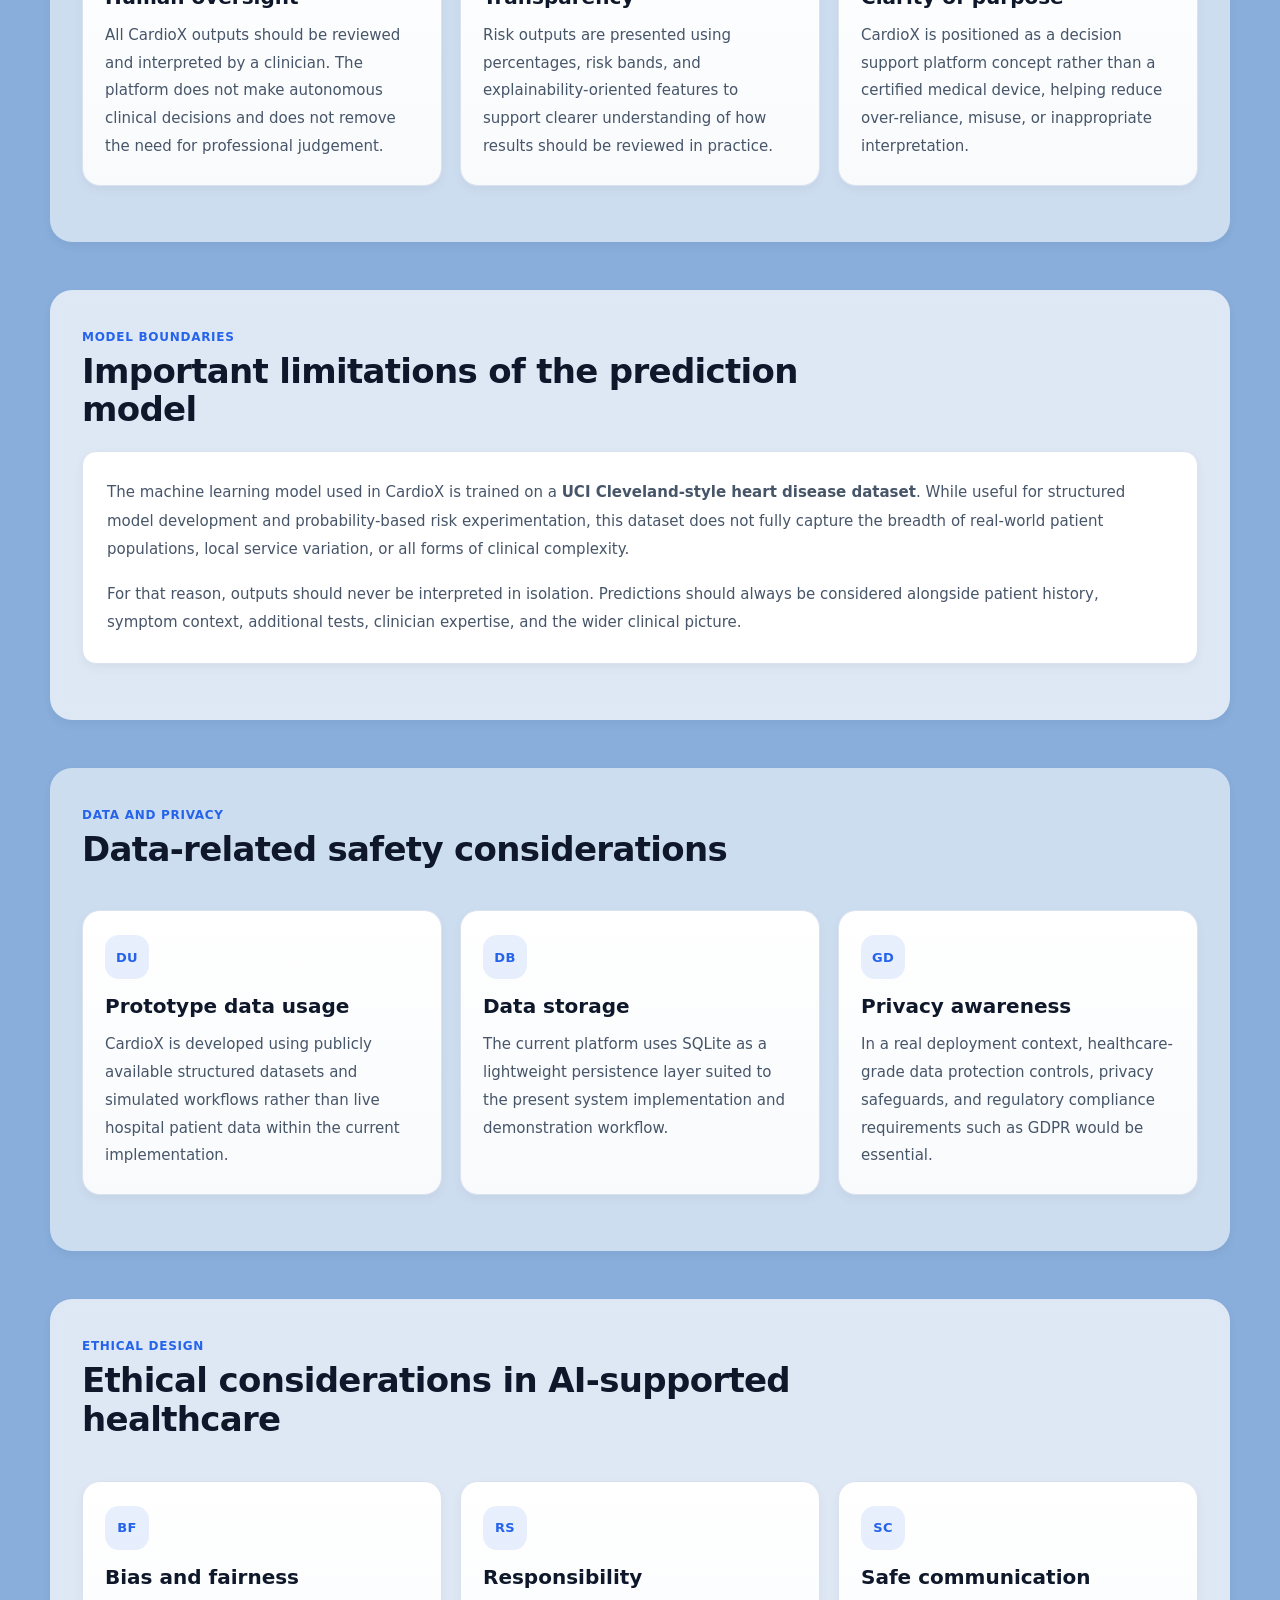
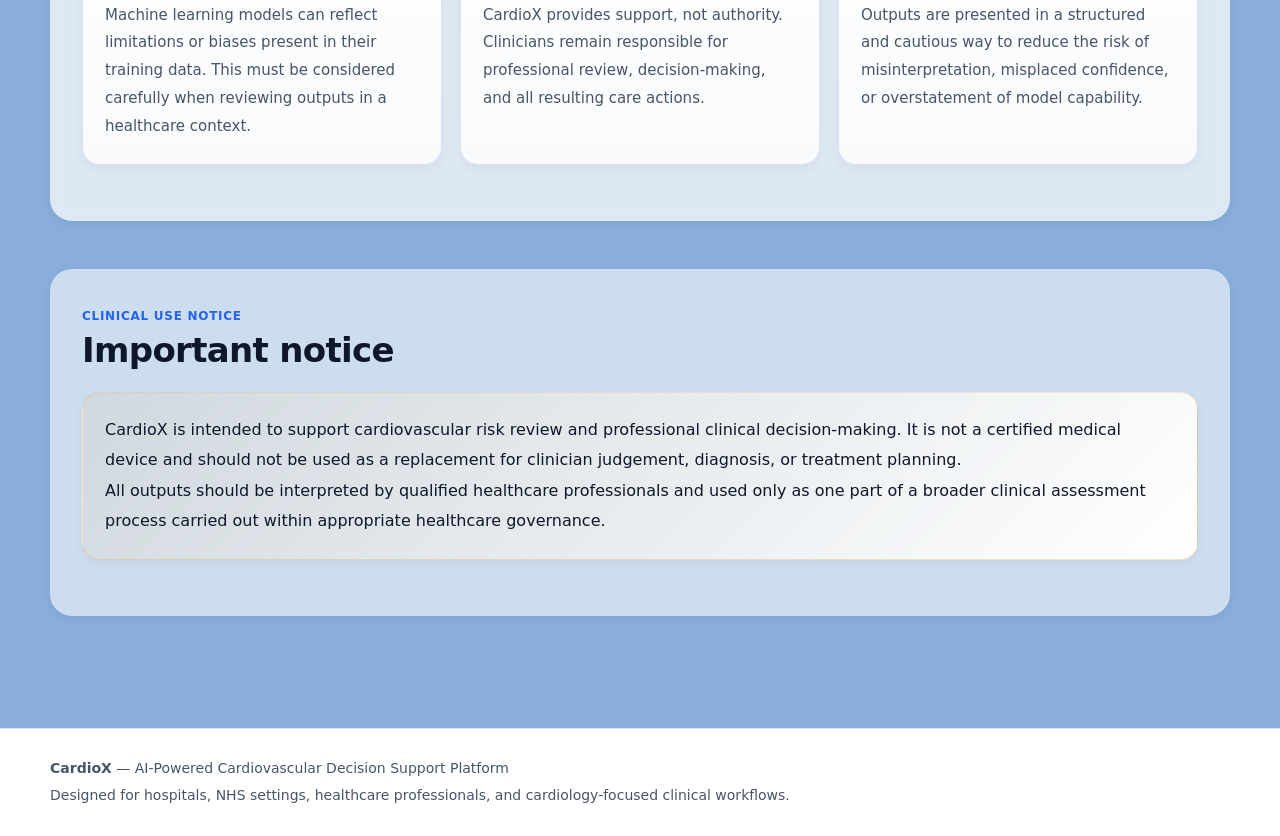
<file: frontend/safety.html>
<!doctype html>
<html lang="en">
<head>
  <!-- --------------------------------------------------
       Document metadata
  --------------------------------------------------- -->
  <meta charset="UTF-8" />
  <meta name="viewport" content="width=device-width, initial-scale=1.0" />

  <title>Clinical Safety | CardioX</title>

  <!-- Shared stylesheet -->
  <link rel="stylesheet" href="assets/styles.css" />
</head>
<body>
  <!-- --------------------------------------------------
       Shared navigation
  --------------------------------------------------- -->
  <div id="navbarContainer"></div>

  <!-- Session helpers must load before navbar logic -->
  <script src="assets/session.js"></script>
  <script src="assets/navbar.js"></script>

  <!-- --------------------------------------------------
       Main safety content
  --------------------------------------------------- -->
  <main class="public-page safety-page">
    <!-- Hero section -->
    <section class="page-hero safety-hero">
      <div class="hero-content">
        <div class="card page-hero-card safety-hero-card">
          <span class="hero-badge">Clinical Safety</span>
          <h1>Designed to support responsible, transparent, and clinically supervised AI use.</h1>
          <p>
            CardioX is a cardiovascular decision support platform concept designed to assist healthcare
            professionals with structured risk review, interpretable outputs, and safer presentation of
            AI-supported information. This page outlines the platform’s safety position, operational
            boundaries, and key principles for responsible use.
          </p>

          <div class="safety-hero-highlights">
            <div class="safety-highlight-card">
              <strong>Human-led review</strong>
              <span>All outputs require clinician interpretation and oversight</span>
            </div>

            <div class="safety-highlight-card">
              <strong>Transparent use</strong>
              <span>Risk is presented clearly, not as an opaque black-box output</span>
            </div>

            <div class="safety-highlight-card">
              <strong>Defined boundaries</strong>
              <span>Designed for support, not autonomous diagnosis or treatment</span>
            </div>
          </div>
        </div>

        <div class="hero-image-card">
          <img
            src="assets/images/safety-clinical-review.jpg"
            alt="Clinician reviewing patient safety and cardiovascular data"
            class="hero-main-image"
          />
        </div>
      </div>
    </section>

    <!-- System position section -->
    <section class="public-section">
      <div class="section-heading">
        <span class="section-eyebrow">System Position</span>
        <h2>What CardioX is designed to do</h2>
      </div>

      <div class="card info-card-wide safety-wide-card">
        <p>
          CardioX is designed as a <strong>clinical decision support system</strong>, not as a diagnostic
          tool or autonomous medical authority. Its purpose is to assist healthcare professionals by
          presenting structured patient information, probability-based risk outputs, and supporting
          interpretation features in a clear and reviewable format.
        </p>

        <p>
          The platform is intended to complement professional judgement rather than replace it. Decisions
          relating to diagnosis, treatment, escalation, and patient care must remain the responsibility of
          qualified clinicians working within appropriate healthcare governance.
        </p>
      </div>
    </section>

    <!-- Safety principles section -->
    <section class="public-section">
      <div class="section-heading">
        <span class="section-eyebrow">Safety Principles</span>
        <h2>Core principles that guide safe use</h2>
      </div>

      <div class="info-grid">
        <div class="card info-card safety-principle-card">
          <div class="info-icon">HO</div>
          <h3>Human oversight</h3>
          <p>
            All CardioX outputs should be reviewed and interpreted by a clinician. The platform does not
            make autonomous clinical decisions and does not remove the need for professional judgement.
          </p>
        </div>

        <div class="card info-card safety-principle-card">
          <div class="info-icon">TR</div>
          <h3>Transparency</h3>
          <p>
            Risk outputs are presented using percentages, risk bands, and explainability-oriented features
            to support clearer understanding of how results should be reviewed in practice.
          </p>
        </div>

        <div class="card info-card safety-principle-card">
          <div class="info-icon">CP</div>
          <h3>Clarity of purpose</h3>
          <p>
            CardioX is positioned as a decision support platform concept rather than a certified medical
            device, helping reduce over-reliance, misuse, or inappropriate interpretation.
          </p>
        </div>
      </div>
    </section>

    <!-- Model boundaries section -->
    <section class="public-section">
      <div class="section-heading">
        <span class="section-eyebrow">Model Boundaries</span>
        <h2>Important limitations of the prediction model</h2>
      </div>

      <div class="card info-card-wide safety-wide-card">
        <p>
          The machine learning model used in CardioX is trained on a <strong>UCI Cleveland-style heart
          disease dataset</strong>. While useful for structured model development and probability-based
          risk experimentation, this dataset does not fully capture the breadth of real-world patient
          populations, local service variation, or all forms of clinical complexity.
        </p>

        <p>
          For that reason, outputs should never be interpreted in isolation. Predictions should always be
          considered alongside patient history, symptom context, additional tests, clinician expertise, and
          the wider clinical picture.
        </p>
      </div>
    </section>

    <!-- Data and privacy section -->
    <section class="public-section">
      <div class="section-heading">
        <span class="section-eyebrow">Data and Privacy</span>
        <h2>Data-related safety considerations</h2>
      </div>

      <div class="info-grid">
        <div class="card info-card safety-principle-card">
          <div class="info-icon">DU</div>
          <h3>Prototype data usage</h3>
          <p>
            CardioX is developed using publicly available structured datasets and simulated workflows rather
            than live hospital patient data within the current implementation.
          </p>
        </div>

        <div class="card info-card safety-principle-card">
          <div class="info-icon">DB</div>
          <h3>Data storage</h3>
          <p>
            The current platform uses SQLite as a lightweight persistence layer suited to the present system
            implementation and demonstration workflow.
          </p>
        </div>

        <div class="card info-card safety-principle-card">
          <div class="info-icon">GD</div>
          <h3>Privacy awareness</h3>
          <p>
            In a real deployment context, healthcare-grade data protection controls, privacy safeguards, and
            regulatory compliance requirements such as GDPR would be essential.
          </p>
        </div>
      </div>
    </section>

    <!-- Ethical design section -->
    <section class="public-section">
      <div class="section-heading">
        <span class="section-eyebrow">Ethical Design</span>
        <h2>Ethical considerations in AI-supported healthcare</h2>
      </div>

      <div class="info-grid">
        <div class="card info-card safety-principle-card">
          <div class="info-icon">BF</div>
          <h3>Bias and fairness</h3>
          <p>
            Machine learning models can reflect limitations or biases present in their training data.
            This must be considered carefully when reviewing outputs in a healthcare context.
          </p>
        </div>

        <div class="card info-card safety-principle-card">
          <div class="info-icon">RS</div>
          <h3>Responsibility</h3>
          <p>
            CardioX provides support, not authority. Clinicians remain responsible for professional review,
            decision-making, and all resulting care actions.
          </p>
        </div>

        <div class="card info-card safety-principle-card">
          <div class="info-icon">SC</div>
          <h3>Safe communication</h3>
          <p>
            Outputs are presented in a structured and cautious way to reduce the risk of misinterpretation,
            misplaced confidence, or overstatement of model capability.
          </p>
        </div>
      </div>
    </section>

    <!-- Clinical use notice section -->
    <section class="public-section">
      <div class="section-heading">
        <span class="section-eyebrow">Clinical Use Notice</span>
        <h2>Important notice</h2>
      </div>

      <div class="card notice-card">
        <p>
          CardioX is intended to support cardiovascular risk review and professional clinical decision-making.
          It is not a certified medical device and should not be used as a replacement for clinician judgement,
          diagnosis, or treatment planning.
        </p>

        <p>
          All outputs should be interpreted by qualified healthcare professionals and used only as one part of
          a broader clinical assessment process carried out within appropriate healthcare governance.
        </p>
      </div>
    </section>
  </main>

  <!-- --------------------------------------------------
       Footer
  --------------------------------------------------- -->
  <footer class="public-footer">
    <div class="footer-container">
      <p><strong>CardioX</strong> — AI-Powered Cardiovascular Decision Support Platform</p>
      <p>Designed for hospitals, NHS settings, healthcare professionals, and cardiology-focused clinical workflows.</p>
    </div>
  </footer>
</body>
</html>
</file>
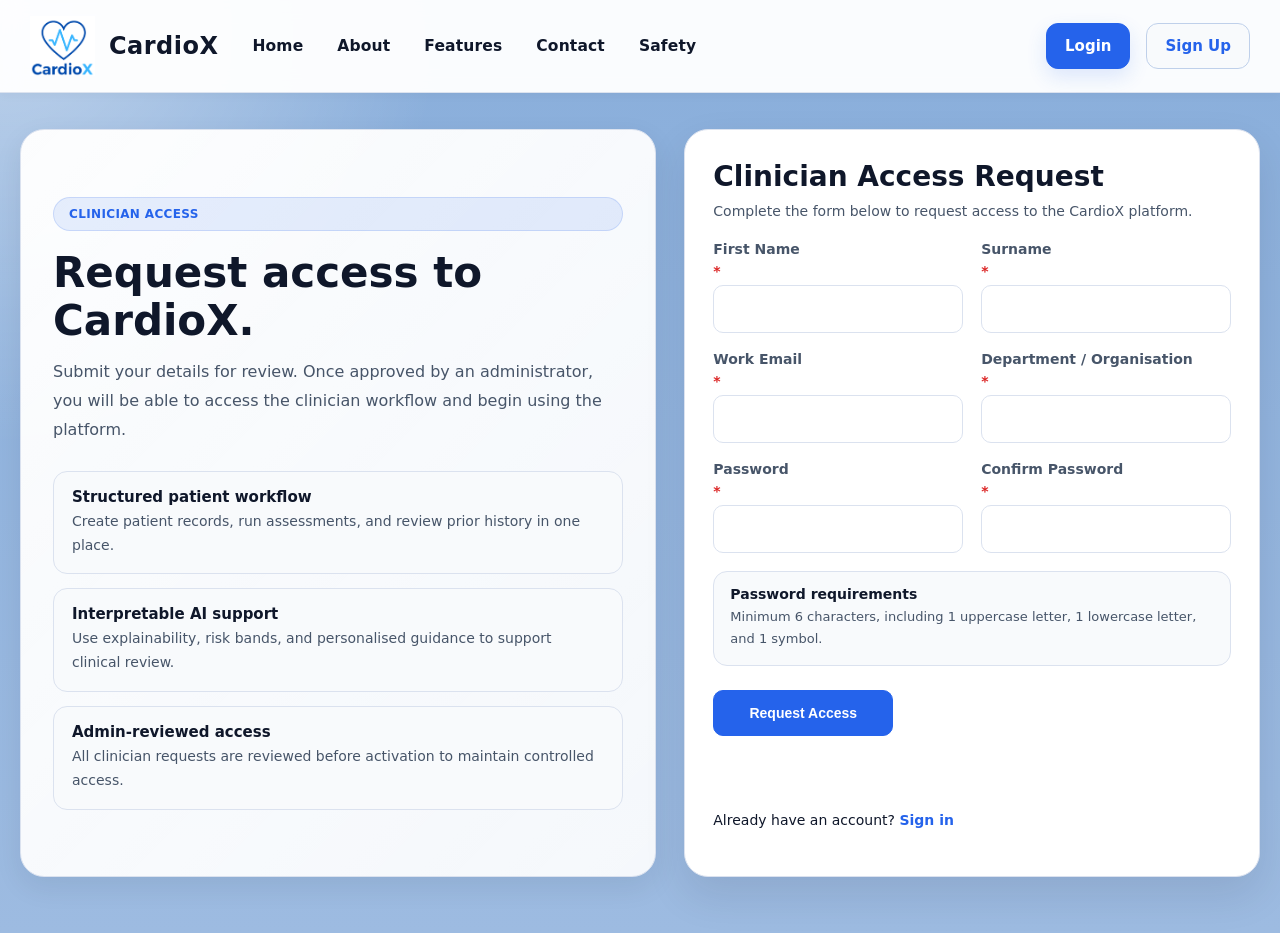
<file: frontend/signup.html>
<!doctype html>
<html lang="en">
<head>
  <!-- --------------------------------------------------
       Document metadata
  --------------------------------------------------- -->
  <meta charset="UTF-8" />
  <meta name="viewport" content="width=device-width,initial-scale=1" />

  <title>Request Clinician Access | CardioX</title>

  <!-- Shared stylesheet -->
  <link rel="stylesheet" href="assets/styles.css" />

  <!-- Session helpers must load before any script that depends on them -->
  <script src="assets/session.js"></script>

  <!-- Redirect authenticated users to their role-based dashboard -->
  <script>
    const session = getSession();

    if (session.token && session.role) {
      window.location.replace(getDashboardUrlByRole(session.role));
    }
  </script>
</head>

<body class="auth-page">
  <!-- --------------------------------------------------
       Shared navigation
  --------------------------------------------------- -->
  <div id="navbarContainer"></div>
  <script src="assets/navbar.js"></script>

  <!-- --------------------------------------------------
       Main signup content
  --------------------------------------------------- -->
  <main class="auth-shell">
    <section class="auth-layout">
      <!-- Signup information panel -->
      <div class="auth-hero-panel">
        <span class="hero-badge">Clinician Access</span>
        <h1>Request access to CardioX.</h1>
        <p>
          Submit your details for review. Once approved by an administrator, you will be able to
          access the clinician workflow and begin using the platform.
        </p>

        <div class="auth-feature-list">
          <div class="auth-feature-item">
            <strong>Structured patient workflow</strong>
            <span>Create patient records, run assessments, and review prior history in one place.</span>
          </div>

          <div class="auth-feature-item">
            <strong>Interpretable AI support</strong>
            <span>Use explainability, risk bands, and personalised guidance to support clinical review.</span>
          </div>

          <div class="auth-feature-item">
            <strong>Admin-reviewed access</strong>
            <span>All clinician requests are reviewed before activation to maintain controlled access.</span>
          </div>
        </div>
      </div>

      <!-- Signup form card -->
      <section class="card auth-card auth-card-wide">
        <div class="auth-card-header">
          <h2>Clinician Access Request</h2>
          <p>Complete the form below to request access to the CardioX platform.</p>
        </div>

        <form id="signupForm" class="form-grid auth-form-grid">
          <label>
            First Name <span class="required-star">*</span>
            <input id="signupFirstName" type="text" required />
          </label>

          <label>
            Surname <span class="required-star">*</span>
            <input id="signupLastName" type="text" required />
          </label>

          <label>
            Work Email <span class="required-star">*</span>
            <input id="signupEmail" type="email" required />
          </label>

          <label>
            Department / Organisation <span class="required-star">*</span>
            <input id="signupDepartment" type="text" required />
          </label>

          <label>
            Password <span class="required-star">*</span>
            <input id="signupPassword" type="password" required />
          </label>

          <label>
            Confirm Password <span class="required-star">*</span>
            <input id="signupConfirmPassword" type="password" required />
          </label>

          <div class="auth-password-rules">
            <strong>Password requirements</strong>
            <span>Minimum 6 characters, including 1 uppercase letter, 1 lowercase letter, and 1 symbol.</span>
          </div>

          <div class="auth-form-actions">
            <button id="btnSignupSubmit" type="submit" class="primary auth-submit-btn">Request Access</button>
          </div>

          <p id="signupStatus" class="status"></p>
        </form>

        <p class="auth-footer-text">
          Already have an account?
          <a href="login.html" class="inline-link">Sign in</a>
        </p>
      </section>
    </section>
  </main>

  <!-- Page-specific script -->
  <script src="assets/signup.js"></script>
</body>
</html>
</file>
<file: frontend/assets/styles.css>
/* ==================================================
   CARDIOX DESIGN TOKENS / ROOT VARIABLES
================================================== */
:root {
  --bg: #89aedb;
  --card: #ffffff;
  --text: #0f172a;
  --muted: #475569;
  --border: #dbe2ef;
  --accent: #2563eb;
  --accent2: #16a34a;
  --warn: #f59e0b;
  --danger: #dc2626;

  --shadow-sm: 0 4px 10px rgba(15, 23, 42, 0.05);
  --shadow-md: 0 10px 28px rgba(15, 23, 42, 0.08);
  --shadow-lg: 0 18px 42px rgba(15, 23, 42, 0.1);

  --radius-sm: 10px;
  --radius-md: 14px;
  --radius-lg: 18px;
}

/* ==================================================
   GLOBAL RESET / BASE
================================================== */
* {
  box-sizing: border-box;
}

html {
  scroll-behavior: smooth;
}

body {
  margin: 0;
  font-family: ui-sans-serif, system-ui, -apple-system, Segoe UI, Roboto, Helvetica, Arial, sans-serif;
  background: var(--bg);
  color: var(--text);
}

/* ==================================================
   SHARED NAVBAR SYSTEM
================================================== */
.hidden {
  display: none !important;
}

.public-navbar,
.app-navbar {
  background: rgba(255, 255, 255, 0.96);
  border-bottom: 1px solid rgba(219, 226, 239, 0.95);
  position: sticky;
  top: 0;
  z-index: 1200;
  backdrop-filter: blur(10px);
  box-shadow: 0 2px 10px rgba(15, 23, 42, 0.04);
}

.nav-container,
.app-nav-container {
  max-width: 1320px;
  margin: 0 auto;
  min-height: 92px;
  padding: 16px 30px;
  display: flex;
  align-items: center;
  justify-content: space-between;
  gap: 32px;
}

.nav-brand,
.app-brand {
  display: inline-flex;
  align-items: center;
  gap: 14px;
  text-decoration: none;
  color: var(--text);
  font-weight: 900;
  font-size: 24px;
  letter-spacing: 0.02em;
  flex-shrink: 0;
}

.nav-logo,
.app-brand img {
  width: auto;
  height: 60px;
  display: block;
}

.nav-links,
.app-nav-left,
.app-nav-right {
  display: flex;
  align-items: center;
}

.app-nav-left {
  flex: 1 1 auto;
  min-width: 0;
  gap: 30px;
}

.app-nav-links-group {
  display: flex;
  align-items: center;
  gap: 26px;
  flex-wrap: nowrap;
  min-width: 0;
  flex: 1 1 auto;
}

.app-nav-right {
  flex: 0 0 auto;
  display: flex;
  align-items: center;
  gap: 16px;
  margin-left: 12px;
  padding-left: 12px;
  flex-wrap: nowrap;
  white-space: nowrap;
}

.app-nav-right #dashboardLink {
  margin-right: 14px;
  padding-right: 8px;
}

.nav-links a,
.app-nav-link {
  position: relative;
  display: inline-flex;
  align-items: center;
  min-height: 44px;
  text-decoration: none;
  color: var(--text);
  font-size: 15.5px;
  font-weight: 800;
  letter-spacing: 0.01em;
  padding: 8px 4px;
  white-space: nowrap;
  transition: color 0.18s ease;
}

.nav-links a:hover,
.app-nav-link:hover {
  color: var(--accent);
}

.nav-links a.active,
.app-nav-link.active {
  color: var(--accent);
}

.nav-links a.active::after,
.app-nav-link.active::after {
  content: "";
  position: absolute;
  left: 0;
  right: 0;
  bottom: -8px;
  height: 3px;
  border-radius: 999px;
  background: var(--accent);
}

.nav-login-btn,
.nav-signup-btn,
.app-top-btn,
.nav-logout-btn {
  display: inline-flex;
  align-items: center;
  justify-content: center;
  min-height: 46px;
  padding: 11px 18px;
  border-radius: 12px;
  border: 1px solid var(--accent);
  background: var(--accent);
  color: #ffffff !important;
  font-size: 15px;
  font-weight: 800;
  text-decoration: none;
  cursor: pointer;
  white-space: nowrap;
  transition: background 0.18s ease, border-color 0.18s ease, transform 0.15s ease, box-shadow 0.18s ease;
  box-shadow: 0 8px 20px rgba(37, 99, 235, 0.14);
}

.nav-login-btn:hover,
.nav-signup-btn:hover,
.app-top-btn:hover,
.nav-logout-btn:hover {
  background: #1d4ed8;
  border-color: #1d4ed8;
  color: #ffffff !important;
  transform: translateY(-1px);
  box-shadow: 0 12px 24px rgba(37, 99, 235, 0.18);
}

.nav-login-btn.active,
.nav-signup-btn.active {
  background: #1d4ed8;
  border-color: #1d4ed8;
  color: #ffffff !important;
}

.nav-login-btn.active::after,
.nav-signup-btn.active::after {
  display: none !important;
}

.app-role-badge,
.nav-session-badge {
  display: inline-flex;
  align-items: center;
  gap: 8px;
  min-height: 42px;
  padding: 9px 16px;
  margin-left: 6px;
  border-radius: 999px;
  border: 1px solid rgba(37, 99, 235, 0.14);
  background: rgba(37, 99, 235, 0.08);
  color: var(--accent);
  font-size: 14px;
  font-weight: 800;
  white-space: nowrap;
  flex-shrink: 0;
}

.nav-signup-btn {
  background: #ffffff;
  color: var(--text) !important;
  border: 1px solid var(--border);
  box-shadow: none;
}

.nav-signup-btn:hover {
  background: #f8fafc;
  border-color: #bfd0ea;
  color: var(--text) !important;
}

.nav-signup-btn.active {
  background: #f8fafc;
  border-color: #bfd0ea;
  color: var(--accent) !important;
}

/* ==================================================
   SHARED NAVBAR RESPONSIVE
================================================== */
@media (max-width: 1240px) {
  .app-nav-container,
  .nav-container {
    max-width: 1280px;
    padding: 14px 22px;
    gap: 22px;
  }

  .app-nav-left {
    gap: 22px;
  }

  .app-nav-links-group {
    gap: 20px;
  }

  .app-nav-right {
    gap: 12px;
    margin-left: 18px;
  }

  .nav-links a,
  .app-nav-link {
    font-size: 15px;
  }
}

@media (max-width: 1080px) {
  .app-nav-container,
  .nav-container {
    align-items: flex-start;
    flex-direction: column;
    min-height: auto;
    padding: 14px 18px;
    gap: 14px;
  }

  .app-nav-left,
  .app-nav-right,
  .nav-links {
    width: 100%;
    justify-content: flex-start;
  }

  .app-nav-left {
    flex-direction: column;
    align-items: flex-start;
    gap: 12px;
  }

  .app-nav-links-group {
    flex-wrap: wrap;
    gap: 14px 18px;
  }

  .app-nav-right {
    margin-left: 0;
    padding-left: 0;
    flex-wrap: wrap;
  }

  .nav-links a.active::after,
  .app-nav-link.active::after {
    bottom: -4px;
  }
}

@media (max-width: 760px) {
  .nav-brand,
  .app-brand {
    font-size: 21px;
  }

  .nav-logo,
  .app-brand img {
    height: 52px;
  }

  .nav-links a,
  .app-nav-link {
    font-size: 14px;
  }

  .nav-login-btn,
  .app-top-btn,
  .nav-logout-btn {
    min-height: 42px;
    padding: 10px 14px;
  }

  .app-role-badge {
    font-size: 13px;
    padding: 8px 12px;
  }
}

/* ==================================================
   SHARED LAYOUT / CARDS / FORMS / BUTTONS
================================================== */
.container {
  max-width: 1220px;
  margin: 0 auto;
  padding: 34px 18px 64px;
}

header h1,
.header h1 {
  margin: 0 0 8px;
  font-size: 32px;
  letter-spacing: 0.2px;
  line-height: 1.15;
}

header p,
.header p {
  margin: 0 0 22px;
  color: var(--muted);
  font-size: 14px;
  line-height: 1.65;
}

.card {
  background: var(--card);
  border: 1px solid var(--border);
  border-radius: var(--radius-md);
  padding: 22px;
  margin: 20px 0;
  box-shadow: var(--shadow-sm);
}

.card h2 {
  margin: 0 0 14px;
  font-size: 20px;
  font-weight: 800;
  line-height: 1.2;
}

form {
  margin-top: 12px;
}

.form-grid {
  display: grid;
  gap: 16px;
  grid-template-columns: repeat(2, minmax(0, 1fr));
}

label {
  display: flex;
  flex-direction: column;
  gap: 6px;
  font-size: 13px;
  color: var(--muted);
  font-weight: 600;
}

input,
select,
textarea {
  width: 100%;
  padding: 11px 12px;
  border-radius: 10px;
  border: 1px solid var(--border);
  background: #ffffff;
  color: var(--text);
  font-size: 14px;
  font-family: inherit;
  transition: border-color 0.18s ease, box-shadow 0.18s ease;
}

input:focus,
select:focus,
textarea:focus {
  border-color: var(--accent);
  box-shadow: 0 0 0 3px rgba(37, 99, 235, 0.14);
  outline: none;
}

.actions {
  display: flex;
  gap: 12px;
  margin-top: 18px;
  margin-bottom: 8px;
  flex-wrap: wrap;
}

button {
  cursor: pointer;
  border-radius: 10px;
  padding: 10px 16px;
  font-weight: 700;
  border: 1px solid var(--border);
  background: #ffffff;
  color: var(--text);
  font-size: 14px;
  transition: transform 0.15s ease, box-shadow 0.18s ease, border-color 0.18s ease, background 0.18s ease;
}

button:hover {
  transform: translateY(-1px);
  box-shadow: 0 8px 18px rgba(15, 23, 42, 0.06);
}

button:active {
  transform: translateY(0);
}

button.primary,
.primary {
  background: var(--accent);
  color: #ffffff;
  border-color: var(--accent);
}

button.primary:hover,
.primary:hover {
  background: #1d4ed8;
  border-color: #1d4ed8;
}

button.secondary,
.secondary {
  background: #f8fafc;
  color: var(--text);
  border-color: var(--border);
}

button.secondary:hover,
.secondary:hover {
  border-color: #bfd0ea;
  background: #f1f5f9;
}

button.danger,
.danger {
  background: rgba(220, 38, 38, 0.08);
  color: var(--danger);
  border-color: rgba(220, 38, 38, 0.18);
}

button.danger:hover,
.danger:hover {
  background: rgba(220, 38, 38, 0.12);
  border-color: rgba(220, 38, 38, 0.28);
}

button:disabled {
  opacity: 0.55;
  cursor: not-allowed;
  transform: none;
  box-shadow: none;
}

.status {
  margin-top: 6px;
  min-height: 18px;
  color: var(--muted);
  font-size: 13px;
  line-height: 1.5;
}

.note {
  margin: 12px 2px 0;
  color: var(--muted);
  font-size: 12px;
  line-height: 1.6;
}

.disclaimer {
  margin-top: 18px;
  font-size: 14px;
  color: var(--text);
  line-height: 1.7;
}

.inline-link {
  color: var(--accent);
  text-decoration: none;
  font-weight: 700;
}

.inline-link:hover {
  text-decoration: underline;
}

.grid {
  display: grid;
  gap: 14px;
  grid-template-columns: repeat(2, minmax(0, 1fr));
}

.result {
  display: flex;
  justify-content: space-between;
  gap: 18px;
  align-items: center;
  padding: 16px;
  border: 1px solid var(--border);
  border-radius: 14px;
  background: #f8fafc;
}

.label {
  color: var(--muted);
  font-size: 12px;
  font-weight: 700;
  text-transform: uppercase;
  letter-spacing: 0.04em;
}

.big {
  font-size: 34px;
  font-weight: 800;
  margin-top: 6px;
}

.pill {
  display: inline-flex;
  align-items: center;
  padding: 6px 14px;
  border-radius: 999px;
  border: 1px solid var(--border);
  background: #ffffff;
  font-weight: 800;
  margin-top: 6px;
}

.history {
  margin-top: 12px;
  display: flex;
  flex-direction: column;
  gap: 12px;
}

.history-item {
  display: grid;
  grid-template-columns: minmax(0, 1fr) auto auto;
  gap: 14px;
  align-items: center;
  padding: 14px 14px;
  border: 1px solid var(--border);
  border-radius: 12px;
  background: #f8fafc;
  font-size: 13px;
}

.history-meta {
  color: var(--muted);
  line-height: 1.55;
  min-width: 0;
}

.history-risk {
  font-size: 24px;
  font-weight: 800;
  color: var(--text);
  white-space: nowrap;
}

.history-band {
  padding: 7px 12px;
  border-radius: 999px;
  border: 1px solid var(--border);
  font-weight: 800;
  font-size: 12px;
  background: #ffffff;
  white-space: nowrap;
}

.clickable {
  cursor: pointer;
}

/* ==================================================
   HERO / PUBLIC PAGE SHARED
================================================== */
.public-page {
  max-width: 1220px;
  margin: 0 auto;
  padding: 42px 20px 64px;
}

.hero-section {
  padding: 12px 0 8px;
}

.hero-content {
  display: grid;
  grid-template-columns: minmax(0, 1.2fr) minmax(380px, 0.95fr);
  gap: 24px;
  align-items: stretch;
}

.hero-content-with-image {
  align-items: stretch;
}

.hero-visual-stack {
  display: flex;
  flex-direction: column;
  gap: 18px;
  min-width: 0;
}

.hero-image-card {
  position: relative;
  border-radius: 22px;
  overflow: hidden;
  box-shadow: var(--shadow-md);
  background: #e2e8f0;
  align-self: start;
}

.hero-main-image {
  width: 100%;
  height: 100%;
  max-height: 420px;
  object-fit: cover;
  display: block;
}

.hero-info-card {
  margin: 0;
}

.hero-text {
  position: relative;
  overflow: hidden;
  background:
    radial-gradient(circle at top right, rgba(37, 99, 235, 0.1), transparent 28%),
    linear-gradient(135deg, rgba(255, 255, 255, 0.98), rgba(255, 255, 255, 0.93));
  border: 1px solid var(--border);
  border-radius: 24px;
  padding: 36px 34px 30px;
  box-shadow: var(--shadow-md);
}

.hero-text::after {
  content: "";
  position: absolute;
  right: -60px;
  bottom: -60px;
  width: 180px;
  height: 180px;
  border-radius: 50%;
  background: rgba(37, 99, 235, 0.05);
  pointer-events: none;
}

.hero-badge {
  display: inline-flex;
  align-items: center;
  gap: 8px;
  background: rgba(37, 99, 235, 0.1);
  color: var(--accent);
  border: 1px solid rgba(37, 99, 235, 0.16);
  border-radius: 999px;
  padding: 9px 15px;
  font-size: 12px;
  font-weight: 800;
  margin-bottom: 18px;
  letter-spacing: 0.03em;
  text-transform: uppercase;
}

.hero-text h1 {
  margin: 0 0 18px;
  font-size: 48px;
  line-height: 1.08;
  letter-spacing: -0.02em;
  max-width: 760px;
}

.hero-text p {
  margin: 0;
  color: var(--muted);
  font-size: 17px;
  line-height: 1.9;
  max-width: 760px;
}

.hero-actions {
  display: flex;
  gap: 14px;
  flex-wrap: wrap;
  margin-top: 28px;
}

.btn-link {
  display: inline-flex;
  align-items: center;
  justify-content: center;
  min-height: 48px;
  text-decoration: none;
  padding: 12px 20px;
  border-radius: 12px;
  font-weight: 800;
  font-size: 14px;
  transition:
    transform 0.15s ease,
    box-shadow 0.18s ease,
    background 0.18s ease,
    border-color 0.18s ease;
}

.btn-link:hover {
  transform: translateY(-1px);
}

.primary-link {
  background: var(--accent);
  color: #ffffff;
  border: 1px solid var(--accent);
  box-shadow: 0 10px 24px rgba(37, 99, 235, 0.16);
}

.primary-link:hover {
  background: #1d4ed8;
  border-color: #1d4ed8;
  box-shadow: 0 14px 28px rgba(37, 99, 235, 0.22);
}

.secondary-link {
  background: #ffffff;
  color: var(--text);
  border: 1px solid var(--border);
}

.secondary-link:hover {
  border-color: #bfd0ea;
  background: #f8fafc;
}

.hero-mini-stats {
  display: grid;
  grid-template-columns: repeat(3, minmax(0, 1fr));
  gap: 14px;
  margin-top: 28px;
}

.hero-stat-card {
  padding: 16px;
  border-radius: 16px;
  border: 1px solid rgba(219, 226, 239, 0.9);
  background: rgba(248, 250, 252, 0.92);
  box-shadow: inset 0 1px 0 rgba(255, 255, 255, 0.7);
}

.hero-stat-card strong {
  display: block;
  font-size: 15px;
  line-height: 1.2;
  margin-bottom: 6px;
  color: var(--text);
}

.hero-stat-card span {
  display: block;
  color: var(--muted);
  font-size: 13px;
  line-height: 1.6;
}

.hero-card {
  display: flex;
  align-items: stretch;
}

.hero-info-card {
  width: 100%;
  padding: 30px 28px;
  border-radius: 24px;
  box-shadow: var(--shadow-md);
  background: linear-gradient(180deg, rgba(255,255,255,1), rgba(248,250,252,0.96));
}

.card-kicker {
  display: inline-flex;
  align-items: center;
  padding: 7px 12px;
  border-radius: 999px;
  background: rgba(22, 163, 74, 0.1);
  color: var(--accent2);
  font-size: 12px;
  font-weight: 800;
  margin-bottom: 14px;
  text-transform: uppercase;
  letter-spacing: 0.04em;
}

.hero-info-card h2 {
  margin: 0 0 12px;
  font-size: 28px;
  line-height: 1.2;
}

.hero-info-card p {
  margin: 0 0 18px;
  color: var(--muted);
  font-size: 15px;
  line-height: 1.85;
}

.feature-list {
  padding-left: 18px;
  margin: 0;
  color: var(--text);
}

.feature-list li {
  margin-bottom: 12px;
  line-height: 1.75;
  font-size: 15px;
}

.hero-panel-note {
  display: flex;
  align-items: flex-start;
  gap: 10px;
  margin-top: 20px;
  padding: 14px;
  border-radius: 14px;
  background: rgba(37, 99, 235, 0.06);
  border: 1px solid rgba(37, 99, 235, 0.12);
}

.hero-panel-note p {
  margin: 0;
  color: var(--text);
  font-size: 13px;
  line-height: 1.7;
}

.status-dot {
  width: 10px;
  height: 10px;
  margin-top: 5px;
  border-radius: 999px;
  background: var(--accent2);
  flex-shrink: 0;
}

.public-section {
  margin-top: 48px;
  padding: 36px 32px;
  border-radius: 22px;
  background: rgba(255, 255, 255, 0.58);
  backdrop-filter: blur(6px);
  box-shadow: var(--shadow-sm);
}

.public-section:nth-of-type(even) {
  background: rgba(255, 255, 255, 0.72);
}

.section-heading {
  margin-bottom: 22px;
  max-width: 780px;
}

.section-eyebrow {
  display: inline-block;
  margin-bottom: 8px;
  color: var(--accent);
  font-size: 12px;
  font-weight: 800;
  text-transform: uppercase;
  letter-spacing: 0.06em;
}

.section-heading h2 {
  margin: 0 0 12px;
  font-size: 34px;
  line-height: 1.14;
  letter-spacing: -0.02em;
}

.section-heading p {
  margin: 0;
  color: var(--muted);
  font-size: 16px;
  line-height: 1.85;
}

.info-grid {
  display: grid;
  grid-template-columns: repeat(3, minmax(0, 1fr));
  gap: 18px;
}

.info-card {
  position: relative;
  overflow: hidden;
  padding: 24px 22px;
  border-radius: 18px;
  box-shadow: var(--shadow-sm);
  transition: transform 0.16s ease, box-shadow 0.18s ease, border-color 0.18s ease;
}

.info-card:hover {
  transform: translateY(-3px);
  box-shadow: 0 14px 28px rgba(15, 23, 42, 0.08);
  border-color: #c9d8ee;
}

.info-icon {
  width: 44px;
  height: 44px;
  display: inline-flex;
  align-items: center;
  justify-content: center;
  margin-bottom: 14px;
  border-radius: 14px;
  background: rgba(37, 99, 235, 0.1);
  color: var(--accent);
  font-size: 13px;
  font-weight: 900;
  letter-spacing: 0.03em;
}

.info-card h3 {
  margin-top: 0;
  margin-bottom: 12px;
  font-size: 20px;
  line-height: 1.3;
}

.info-card p {
  margin: 0;
  color: var(--muted);
  line-height: 1.85;
  font-size: 15px;
}

.platform-highlights-section .info-card {
  background: linear-gradient(180deg, #ffffff, #f8fafc);
}

.value-section .info-card {
  background: linear-gradient(135deg, rgba(255,255,255,1), rgba(248,250,252,0.94));
}

.notice-card {
  padding: 22px;
  border-radius: 18px;
  border: 1px solid rgba(245, 158, 11, 0.22);
  background: linear-gradient(135deg, rgba(245, 158, 11, 0.08), rgba(255,255,255,1));
}

.notice-card p {
  margin: 0;
  color: var(--text);
  line-height: 1.9;
  font-size: 16px;
}

.public-footer {
  background: #ffffff;
  border-top: 1px solid var(--border);
  margin-top: 48px;
}

.footer-container {
  max-width: 1220px;
  margin: 0 auto;
  padding: 24px 20px;
}

.footer-container p {
  margin: 4px 0;
  color: var(--muted);
  font-size: 14px;
  line-height: 1.7;
}

.session-banner {
  margin-bottom: 22px;
}

.session-banner-content {
  display: flex;
  justify-content: space-between;
  align-items: center;
  gap: 18px;
  padding: 18px 20px;
  border-radius: 16px;
  border: 1px solid rgba(37, 99, 235, 0.14);
  background: linear-gradient(135deg, rgba(37, 99, 235, 0.08), rgba(255,255,255,0.98));
  box-shadow: var(--shadow-sm);
}

.session-banner-title {
  font-size: 18px;
  font-weight: 800;
  color: var(--text);
  margin-bottom: 4px;
}

.session-banner-text {
  font-size: 14px;
  color: var(--muted);
  line-height: 1.7;
}

/* ==================================================
   ABOUT PAGE
================================================== */
.about-page .page-hero {
  margin-bottom: 6px;
}

.about-hero .hero-content {
  display: grid;
  grid-template-columns: minmax(0, 1.2fr) minmax(360px, 0.95fr);
  gap: 24px;
  align-items: start;
}

.about-hero-card {
  position: relative;
  overflow: hidden;
  padding: 34px 32px 30px;
  border-radius: 24px;
  background:
    radial-gradient(circle at top right, rgba(37, 99, 235, 0.1), transparent 28%),
    linear-gradient(135deg, rgba(255,255,255,0.98), rgba(255,255,255,0.93));
  box-shadow: var(--shadow-md);
  margin: 0;
}

.about-hero-card::after {
  content: "";
  position: absolute;
  right: -50px;
  bottom: -50px;
  width: 160px;
  height: 160px;
  border-radius: 50%;
  background: rgba(37, 99, 235, 0.05);
  pointer-events: none;
}

.about-hero-card h1 {
  margin: 0 0 16px;
  font-size: 44px;
  line-height: 1.1;
  letter-spacing: -0.02em;
  max-width: 820px;
}

.about-hero-card p {
  margin: 0;
  max-width: 860px;
  color: var(--muted);
  font-size: 16px;
  line-height: 1.9;
}

.about-hero-stats {
  display: grid;
  grid-template-columns: repeat(3, minmax(0, 1fr));
  gap: 14px;
  margin-top: 26px;
}

.about-stat {
  padding: 16px;
  border-radius: 16px;
  border: 1px solid rgba(219, 226, 239, 0.95);
  background: rgba(248, 250, 252, 0.95);
}

.about-stat strong {
  display: block;
  margin-bottom: 6px;
  font-size: 15px;
  line-height: 1.25;
}

.about-stat span {
  display: block;
  color: var(--muted);
  font-size: 13px;
  line-height: 1.6;
}

.info-card-wide.about-wide-card {
  padding: 26px 24px;
  line-height: 1.85;
}

.info-card-wide.about-wide-card p {
  margin: 0 0 16px;
  color: var(--muted);
  font-size: 15px;
  line-height: 1.9;
}

.info-card-wide.about-wide-card p:last-child {
  margin-bottom: 0;
}

.two-column-grid {
  grid-template-columns: repeat(2, minmax(0, 1fr));
}

.about-feature-card {
  height: 100%;
  background: linear-gradient(180deg, #ffffff, #f8fafc);
}

.about-feature-card .info-icon {
  margin-bottom: 16px;
}

.about-feature-card h3 {
  font-size: 20px;
}

.about-feature-card p {
  font-size: 15px;
  line-height: 1.85;
}

@media (max-width: 900px) {
  .about-hero .hero-content,
  .about-hero-stats,
  .two-column-grid {
    grid-template-columns: 1fr;
  }

  .about-hero-card h1 {
    font-size: 34px;
  }
}

@media (max-width: 760px) {
  .about-hero-card {
    padding: 24px 22px;
    border-radius: 18px;
  }

  .about-hero-card h1 {
    font-size: 30px;
  }

  .about-hero-card p,
  .info-card-wide.about-wide-card p,
  .about-feature-card p {
    font-size: 15px;
  }
}

/* ==================================================
   FEATURES PAGE
================================================== */
.features-page .page-hero {
  margin-bottom: 6px;
}

.features-hero .hero-content {
  display: grid;
  grid-template-columns: minmax(0, 1.2fr) minmax(360px, 0.95fr);
  gap: 24px;
  align-items: start;
}

.features-hero-card {
  position: relative;
  overflow: hidden;
  padding: 34px 32px 30px;
  border-radius: 24px;
  background:
    radial-gradient(circle at top right, rgba(37, 99, 235, 0.1), transparent 28%),
    linear-gradient(135deg, rgba(255,255,255,0.98), rgba(255,255,255,0.93));
  box-shadow: var(--shadow-md);
}

.features-hero-card::after {
  content: "";
  position: absolute;
  right: -50px;
  bottom: -50px;
  width: 160px;
  height: 160px;
  border-radius: 50%;
  background: rgba(37, 99, 235, 0.05);
  pointer-events: none;
}

.features-hero-card h1 {
  margin: 0 0 16px;
  font-size: 44px;
  line-height: 1.1;
  letter-spacing: -0.02em;
  max-width: 860px;
}

.features-hero-card p {
  margin: 0;
  max-width: 880px;
  color: var(--muted);
  font-size: 16px;
  line-height: 1.9;
}

.features-hero-highlights {
  display: grid;
  grid-template-columns: repeat(3, minmax(0, 1fr));
  gap: 14px;
  margin-top: 26px;
}

.features-highlight-card {
  padding: 16px;
  border-radius: 16px;
  border: 1px solid rgba(219, 226, 239, 0.95);
  background: rgba(248, 250, 252, 0.95);
}

.features-highlight-card strong {
  display: block;
  margin-bottom: 6px;
  font-size: 15px;
  line-height: 1.25;
}

.features-highlight-card span {
  display: block;
  color: var(--muted);
  font-size: 13px;
  line-height: 1.6;
}

.feature-grid {
  display: grid;
  grid-template-columns: repeat(3, minmax(0, 1fr));
  gap: 18px;
}

.feature-card {
  height: 100%;
  padding: 24px 22px;
  border-radius: 18px;
  background: linear-gradient(180deg, #ffffff, #f8fafc);
  box-shadow: var(--shadow-sm);
  transition: transform 0.16s ease, box-shadow 0.18s ease, border-color 0.18s ease;
}

.feature-card:hover {
  transform: translateY(-3px);
  box-shadow: 0 14px 28px rgba(15, 23, 42, 0.08);
  border-color: #c9d8ee;
}

.feature-icon {
  width: 46px;
  height: 46px;
  display: inline-flex;
  align-items: center;
  justify-content: center;
  margin-bottom: 16px;
  border-radius: 14px;
  background: rgba(37, 99, 235, 0.1);
  color: var(--accent);
  font-size: 13px;
  font-weight: 900;
  letter-spacing: 0.03em;
}

.feature-card h3 {
  margin: 0 0 12px;
  font-size: 20px;
  line-height: 1.3;
}

.feature-card p {
  margin: 0;
  color: var(--muted);
  font-size: 15px;
  line-height: 1.85;
}

.feature-info-card {
  background: linear-gradient(180deg, #ffffff, #f8fafc);
}

.features-wide-card {
  padding: 26px 24px;
}

.features-wide-card p {
  margin: 0 0 16px;
  color: var(--muted);
  font-size: 15px;
  line-height: 1.9;
}

.features-wide-card p:last-child {
  margin-bottom: 0;
}

@media (max-width: 900px) {
  .features-hero-card h1 {
    font-size: 34px;
  }

  .features-hero-highlights,
  .feature-grid {
    grid-template-columns: 1fr;
  }
}

@media (max-width: 760px) {
  .features-hero-card {
    padding: 24px 22px;
    border-radius: 18px;
  }

  .features-hero-card h1 {
    font-size: 30px;
  }

  .features-hero-card p,
  .feature-card p,
  .features-wide-card p {
    font-size: 15px;
  }
}

/* ==================================================
   CONTACT PAGE
================================================== */
.contact-page .page-hero {
  margin-bottom: 6px;
}

.contact-hero .hero-content {
  display: grid;
  grid-template-columns: minmax(0, 1.2fr) minmax(360px, 0.95fr);
  gap: 24px;
  align-items: start;
}

.contact-hero-card {
  position: relative;
  overflow: hidden;
  padding: 34px 32px 30px;
  border-radius: 24px;
  background:
    radial-gradient(circle at top right, rgba(37, 99, 235, 0.1), transparent 28%),
    linear-gradient(135deg, rgba(255,255,255,0.98), rgba(255,255,255,0.93));
  box-shadow: var(--shadow-md);
}

.contact-hero-card::after {
  content: "";
  position: absolute;
  right: -50px;
  bottom: -50px;
  width: 160px;
  height: 160px;
  border-radius: 50%;
  background: rgba(37, 99, 235, 0.05);
  pointer-events: none;
}

.contact-hero-card h1 {
  margin: 0 0 16px;
  font-size: 44px;
  line-height: 1.1;
  letter-spacing: -0.02em;
  max-width: 860px;
}

.contact-hero-card p {
  margin: 0;
  max-width: 880px;
  color: var(--muted);
  font-size: 16px;
  line-height: 1.9;
}

.contact-hero-highlights {
  display: grid;
  grid-template-columns: repeat(3, minmax(0, 1fr));
  gap: 14px;
  margin-top: 26px;
}

.contact-highlight-card {
  padding: 16px;
  border-radius: 16px;
  border: 1px solid rgba(219, 226, 239, 0.95);
  background: rgba(248, 250, 252, 0.95);
}

.contact-highlight-card strong {
  display: block;
  margin-bottom: 6px;
  font-size: 15px;
  line-height: 1.25;
}

.contact-highlight-card span {
  display: block;
  color: var(--muted);
  font-size: 13px;
  line-height: 1.6;
}

.contact-grid {
  display: grid;
  grid-template-columns: repeat(2, minmax(0, 1fr));
  gap: 18px;
}

.contact-card {
  height: 100%;
  padding: 24px 22px;
  border-radius: 18px;
  background: linear-gradient(180deg, #ffffff, #f8fafc);
  box-shadow: var(--shadow-sm);
}

.contact-card-label {
  display: inline-flex;
  align-items: center;
  padding: 7px 12px;
  border-radius: 999px;
  background: rgba(37, 99, 235, 0.08);
  color: var(--accent);
  font-size: 12px;
  font-weight: 800;
  margin-bottom: 14px;
  text-transform: uppercase;
  letter-spacing: 0.04em;
}

.contact-card h3 {
  margin: 0 0 12px;
  font-size: 22px;
  line-height: 1.25;
}

.contact-card p {
  margin: 0 0 18px;
  color: var(--muted);
  font-size: 15px;
  line-height: 1.85;
}

.contact-detail {
  padding: 14px 14px;
  border-radius: 14px;
  border: 1px solid var(--border);
  background: #ffffff;
  margin-bottom: 12px;
}

.contact-detail:last-child {
  margin-bottom: 0;
}

.contact-detail strong {
  display: block;
  margin-bottom: 6px;
  font-size: 13px;
  text-transform: uppercase;
  letter-spacing: 0.05em;
  color: var(--muted);
}

.contact-detail span {
  display: block;
  font-size: 15px;
  line-height: 1.7;
  color: var(--text);
}

.contact-topic-card {
  background: linear-gradient(180deg, #ffffff, #f8fafc);
}

.faq-list {
  display: grid;
  grid-template-columns: repeat(2, minmax(0, 1fr));
  gap: 18px;
}

.faq-card {
  height: 100%;
  padding: 22px 20px;
  border-radius: 18px;
  background: linear-gradient(180deg, #ffffff, #f8fafc);
  box-shadow: var(--shadow-sm);
  transition: transform 0.16s ease, box-shadow 0.18s ease, border-color 0.18s ease;
}

.faq-card:hover {
  transform: translateY(-3px);
  box-shadow: 0 14px 28px rgba(15, 23, 42, 0.08);
  border-color: #c9d8ee;
}

.faq-card h3 {
  margin: 0 0 10px;
  font-size: 19px;
  line-height: 1.35;
}

.faq-card p {
  margin: 0;
  color: var(--muted);
  font-size: 15px;
  line-height: 1.85;
}

@media (max-width: 900px) {
  .contact-hero-card h1 {
    font-size: 34px;
  }

  .contact-hero-highlights,
  .contact-grid,
  .faq-list {
    grid-template-columns: 1fr;
  }
}

@media (max-width: 760px) {
  .contact-hero-card {
    padding: 24px 22px;
    border-radius: 18px;
  }

  .contact-hero-card h1 {
    font-size: 30px;
  }

  .contact-hero-card p,
  .contact-card p,
  .faq-card p,
  .contact-detail span {
    font-size: 15px;
  }
}

/* ==================================================
   SAFETY PAGE
================================================== */
.safety-page .page-hero {
  margin-bottom: 6px;
}

.safety-hero .hero-content {
  display: grid;
  grid-template-columns: minmax(0, 1.2fr) minmax(360px, 0.95fr);
  gap: 24px;
  align-items: start;
}

.safety-hero-card {
  position: relative;
  overflow: hidden;
  padding: 34px 32px 30px;
  border-radius: 24px;
  background:
    radial-gradient(circle at top right, rgba(37, 99, 235, 0.1), transparent 28%),
    linear-gradient(135deg, rgba(255,255,255,0.98), rgba(255,255,255,0.93));
  box-shadow: var(--shadow-md);
}

.safety-hero-card::after {
  content: "";
  position: absolute;
  right: -50px;
  bottom: -50px;
  width: 160px;
  height: 160px;
  border-radius: 50%;
  background: rgba(37, 99, 235, 0.05);
  pointer-events: none;
}

.safety-hero-card h1 {
  margin: 0 0 16px;
  font-size: 44px;
  line-height: 1.1;
  letter-spacing: -0.02em;
  max-width: 860px;
}

.safety-hero-card p {
  margin: 0;
  max-width: 900px;
  color: var(--muted);
  font-size: 16px;
  line-height: 1.9;
}

.safety-hero-highlights {
  display: grid;
  grid-template-columns: repeat(3, minmax(0, 1fr));
  gap: 14px;
  margin-top: 26px;
}

.safety-highlight-card {
  padding: 16px;
  border-radius: 16px;
  border: 1px solid rgba(219, 226, 239, 0.95);
  background: rgba(248, 250, 252, 0.95);
}

.safety-highlight-card strong {
  display: block;
  margin-bottom: 6px;
  font-size: 15px;
  line-height: 1.25;
}

.safety-highlight-card span {
  display: block;
  color: var(--muted);
  font-size: 13px;
  line-height: 1.6;
}

.safety-wide-card {
  padding: 26px 24px;
}

.safety-wide-card p {
  margin: 0 0 16px;
  color: var(--muted);
  font-size: 15px;
  line-height: 1.9;
}

.safety-wide-card p:last-child {
  margin-bottom: 0;
}

.safety-principle-card {
  background: linear-gradient(180deg, #ffffff, #f8fafc);
}

@media (max-width: 900px) {
  .safety-hero-card h1 {
    font-size: 34px;
  }

  .safety-hero-highlights {
    grid-template-columns: 1fr;
  }
}

@media (max-width: 760px) {
  .safety-hero-card {
    padding: 24px 22px;
    border-radius: 18px;
  }

  .safety-hero-card h1 {
    font-size: 30px;
  }

  .safety-hero-card p,
  .safety-wide-card p {
    font-size: 15px;
  }
}

/* ==================================================
   HERO IMAGE REUSABLE OVERRIDES
================================================== */
.hero-image-card {
  position: relative;
  border-radius: 22px;
  overflow: hidden;
  box-shadow: var(--shadow-md);
  background: #e2e8f0;
  margin: 0;
  align-self: start;
  height: 360px;
}

.hero-main-image {
  width: 100%;
  height: 100%;
  object-fit: cover;
  display: block;
}

.hero-image-card::after {
  content: "";
  position: absolute;
  inset: 0;
  background: linear-gradient(to top, rgba(15, 23, 42, 0.12), transparent 40%);
  pointer-events: none;
}

/* ==================================================
   DASHBOARD SHARED
================================================== */
.clinician-dashboard-container {
  max-width: 1220px;
}

.dashboard-hero {
  margin-bottom: 14px;
}

.dashboard-hero-text {
  background: linear-gradient(135deg, rgba(255,255,255,0.98), rgba(255,255,255,0.9));
  border: 1px solid var(--border);
  border-radius: 20px;
  box-shadow: var(--shadow-md);
  padding: 28px 28px 24px;
}

.dashboard-hero-text h1 {
  margin-bottom: 10px;
  font-size: 36px;
}

.dashboard-hero-text p {
  max-width: 760px;
  margin-bottom: 0;
  font-size: 15px;
  line-height: 1.75;
}

.dashboard-stats-grid {
  display: grid;
  grid-template-columns: repeat(3, minmax(0, 1fr));
  gap: 18px;
  margin-bottom: 20px;
}

#selectedPatientPanel.is-pinned {
  position: fixed;
  z-index: 1000;
  margin: 0;
}

.dashboard-main-right.is-pinned-layout {
  position: relative;
}

#assessmentSelectedPatientPanel.is-pinned {
  position: fixed;
  z-index: 1000;
  margin: 0;
}

.assessment-right-column.is-pinned-layout {
  position: relative;
}

.stat-card {
  padding: 22px;
  margin: 0;
}

.glass-accent {
  background: linear-gradient(135deg, rgba(37, 99, 235, 0.07), rgba(255,255,255,1));
}

.stat-label {
  font-size: 12px;
  color: var(--muted);
  margin-bottom: 10px;
  font-weight: 800;
  text-transform: uppercase;
  letter-spacing: 0.05em;
}

.stat-value {
  font-size: 28px;
  font-weight: 900;
  margin-bottom: 8px;
  color: var(--text);
  line-height: 1.1;
}

.stat-note {
  font-size: 14px;
  color: var(--muted);
  line-height: 1.65;
}

.dashboard-main-grid {
  display: grid;
  grid-template-columns: minmax(0, 1.55fr) minmax(320px, 0.95fr);
  gap: 22px;
  align-items: start;
  overflow: visible;
}

.dashboard-main-left,
.dashboard-main-right {
  display: flex;
  flex-direction: column;
  gap: 22px;
}

.dashboard-main-right {
  align-self: start;
  overflow: visible;
}

.dashboard-card {
  margin: 0;
  border-radius: 16px;
  box-shadow: var(--shadow-sm);
}

.section-header-row {
  display: flex;
  justify-content: space-between;
  align-items: flex-start;
  gap: 16px;
  margin-bottom: 14px;
}

.section-header-row h2 {
  margin: 0 0 6px;
}

.section-subtext {
  margin: 0;
  font-size: 14px;
  color: var(--muted);
  line-height: 1.65;
}

.dashboard-search-form {
  margin-top: 0;
}

.dashboard-search-row {
  display: flex;
  gap: 16px;
  align-items: end;
  flex-wrap: wrap;
}

.search-grow {
  flex: 1;
  min-width: 260px;
}

.dashboard-search-actions {
  margin: 0;
}

.dashboard-form-grid {
  margin-top: 0;
}

.dashboard-form-grid button[type="submit"] {
  width: fit-content;
}

.selected-patient-panel {
  min-height: 120px;
}

.selected-patient-actions {
  margin-top: 16px;
  margin-bottom: 0;
}

.selected-patient-actions button {
  flex: 1 1 160px;
}

.sticky-panel {
  position: sticky;
  top: 108px;
  z-index: 20;
}

.selected-patient-summary {
  background: rgba(22, 163, 74, 0.08) !important;
  border-color: rgba(22, 163, 74, 0.18) !important;
}

.selected-patient-summary .history-meta {
  color: var(--text);
}

.patient-row-selected {
  background: rgba(22, 163, 74, 0.12) !important;
}

.patient-row-selected td {
  border-color: rgba(22, 163, 74, 0.2);
}

.patient-table tbody tr.patient-row-selected:hover {
  background: rgba(22, 163, 74, 0.16) !important;
}

/* ==================================================
   CLINICIAN ASSESSMENT HISTORY BUTTONS
================================================== */
.assessment-history-actions button[data-edit] {
  background: rgba(37, 99, 235, 0.08) !important;
  color: var(--accent) !important;
  border: 1px solid rgba(37, 99, 235, 0.18) !important;
}

.assessment-history-actions button[data-edit]:hover {
  background: rgba(37, 99, 235, 0.14) !important;
  color: #1d4ed8 !important;
  border-color: rgba(37, 99, 235, 0.28) !important;
}

.assessment-history-actions button[data-del] {
  background: rgba(220, 38, 38, 0.08) !important;
  color: var(--danger) !important;
  border: 1px solid rgba(220, 38, 38, 0.18) !important;
}

.assessment-history-actions button[data-del]:hover {
  background: rgba(220, 38, 38, 0.14) !important;
  color: #b91c1c !important;
  border-color: rgba(220, 38, 38, 0.28) !important;
}

.assessment-history-list {
  display: flex;
  flex-direction: column;
  gap: 12px;
}

.assessment-history-list .history-item {
  display: grid;
  grid-template-columns: minmax(170px, 1fr) auto;
  grid-template-areas:
    "meta top"
    "meta actions";
  gap: 14px 18px;
  align-items: center;
  padding: 16px 18px;
}

.assessment-history-main {
  grid-area: meta;
  min-width: 0;
}

.assessment-history-main .history-meta {
  font-size: 13px;
  line-height: 1.55;
  color: var(--muted);
}

.assessment-history-right {
  grid-area: top;
  display: flex;
  align-items: center;
  gap: 12px;
  flex-wrap: wrap;
  justify-content: flex-end;
}

.assessment-history-actions {
  grid-area: actions;
  display: flex;
  gap: 10px;
  flex-wrap: wrap;
  justify-content: flex-end;
}

.assessment-history-actions button {
  padding: 9px 14px;
  font-size: 13px;
  min-width: 88px;
}

.edit-patient-card .form-grid {
  grid-template-columns: 1fr;
}

.edit-patient-card .actions {
  margin-top: 14px;
  margin-bottom: 0;
}

.edit-patient-card button[type="submit"] {
  width: 100%;
}

.patient-side-note {
  margin-top: 10px;
  font-size: 12px;
  color: var(--muted);
  line-height: 1.65;
}

/* ==================================================
   ASSESSMENT PAGE REFINED UI
================================================== */
.assessment-workspace-container {
  max-width: 1280px;
}

.assessment-layout-grid {
  display: grid;
  grid-template-columns: minmax(0, 1.55fr) minmax(320px, 0.78fr);
  gap: 24px;
  align-items: start;
}

.assessment-main-column,
.assessment-side-column {
  display: flex;
  flex-direction: column;
  gap: 22px;
}

.assessment-main-card,
.assessment-result-card,
.assessment-shap-card,
.assessment-advice-card,
.assessment-trend-card,
.assessment-side-card {
  margin: 0;
  border-radius: 18px;
  box-shadow: var(--shadow-sm);
}

.assessment-form-grid {
  margin-top: 8px;
}

.assessment-top-actions {
  margin-top: 0;
  margin-bottom: 14px;
}

.assessment-submit-actions {
  margin-top: 18px;
  margin-bottom: 4px;
}

.assessment-result-panel {
  margin-top: 8px;
}

.assessment-side-actions {
  display: flex;
  flex-direction: column;
  gap: 12px;
  margin-top: 18px;
}

.assessment-side-actions button {
  width: 100%;
}

.assessment-helper-text {
  margin: 12px 0 0;
  color: var(--muted);
  font-size: 13px;
  line-height: 1.7;
}

.assessment-side-column .history {
  margin-top: 0;
}

.assessment-side-column .assessment-history-list .history-item {
  grid-template-columns: 1fr;
  grid-template-areas:
    "meta"
    "top"
    "actions";
  align-items: start;
  gap: 12px;
  padding: 14px 14px;
}

.assessment-side-column .assessment-history-right,
.assessment-side-column .assessment-history-actions {
  justify-content: flex-start;
}

.assessment-side-column .history-risk {
  font-size: 22px;
}

/* ==================================================
   ASSESSMENT PAGE RESTORED PROFESSIONAL UI
================================================== */
.assessment-classic-container {
  max-width: 1280px;
}

.assessment-classic-grid {
  display: grid;
  grid-template-columns: minmax(0, 1.55fr) minmax(320px, 0.82fr);
  gap: 24px;
  align-items: start;
}

.assessment-left-column,
.assessment-right-column {
  display: flex;
  flex-direction: column;
  gap: 22px;
}

.assessment-right-column {
  display: flex;
  flex-direction: column;
  gap: 22px;
  align-self: start;
}

.assessment-card {
  margin: 0;
  border-radius: 18px;
  box-shadow: var(--shadow-sm);
}

.assessment-blue-actions button {
  background: var(--accent);
  color: #ffffff;
  border-color: var(--accent);
}

.assessment-blue-actions button:hover {
  background: #1d4ed8;
  border-color: #1d4ed8;
}

.assessment-side-button-stack {
  display: flex;
  flex-direction: column;
  gap: 12px;
  margin-top: 18px;
}

.assessment-side-button-stack button {
  width: 100%;
  background: var(--accent);
  color: #ffffff;
  border-color: var(--accent);
}

.assessment-side-button-stack button:hover {
  background: #1d4ed8;
  border-color: #1d4ed8;
}

.selected-patient-green-card .selected-patient-summary,
.selected-patient-green-card .history-item,
.selected-patient-summary {
  background: rgba(22, 163, 74, 0.08) !important;
  border-color: rgba(22, 163, 74, 0.18) !important;
}

.selected-patient-summary .history-meta {
  color: var(--text);
}

.shap-summary-banner {
  padding: 16px 18px;
  border-radius: 14px;
  background: linear-gradient(135deg, rgba(37, 99, 235, 0.08), rgba(255,255,255,1));
  border: 1px solid rgba(37, 99, 235, 0.14);
  margin-bottom: 16px;
}

.shap-summary-title {
  font-size: 13px;
  font-weight: 800;
  text-transform: uppercase;
  letter-spacing: 0.05em;
  color: var(--accent);
  margin-bottom: 8px;
}

.shap-summary-banner p {
  margin: 0;
  color: var(--muted);
  line-height: 1.75;
  font-size: 14px;
}

.shap-row {
  padding: 16px 18px;
  border: 1px solid var(--border);
  border-radius: 16px;
  background: #f8fafc;
  margin-bottom: 14px;
}

.shap-row:last-child {
  margin-bottom: 0;
}

.shap-row-top {
  display: flex;
  justify-content: space-between;
  gap: 14px;
  align-items: flex-start;
  margin-bottom: 10px;
}

.shap-feature {
  font-size: 16px;
  font-weight: 800;
  color: var(--text);
}

.shap-direction {
  font-size: 12px;
  font-weight: 800;
  padding: 6px 10px;
  border-radius: 999px;
  white-space: nowrap;
}

.shap-direction.inc {
  background: rgba(220, 38, 38, 0.12);
  color: #b91c1c;
}

.shap-direction.dec {
  background: rgba(22, 163, 74, 0.12);
  color: #15803d;
}

.shap-bar-bg {
  width: 100%;
  height: 12px;
  border-radius: 999px;
  background: #e7edf7;
  overflow: hidden;
}

.shap-bar {
  height: 100%;
  border-radius: 999px;
}

.shap-bar.inc {
  background: linear-gradient(90deg, rgba(239,68,68,0.8), rgba(220,38,38,1));
}

.shap-bar.dec {
  background: linear-gradient(90deg, rgba(34,197,94,0.8), rgba(22,163,74,1));
}

.shap-row-meta {
  margin-top: 10px;
  color: var(--muted);
  font-size: 13px;
  line-height: 1.6;
}

.premium-advice-card {
  border: 1px solid var(--border);
  border-radius: 18px;
  background: linear-gradient(180deg, #ffffff, #f8fafc);
  padding: 18px 18px;
  box-shadow: 0 6px 18px rgba(15, 23, 42, 0.04);
}

.advice-card-list {
  display: flex;
  flex-direction: column;
  gap: 16px;
}

.advice-card-top {
  display: flex;
  justify-content: space-between;
  align-items: flex-start;
  gap: 14px;
  margin-bottom: 12px;
}

.advice-card-top h3 {
  margin: 0 0 8px;
  font-size: 18px;
}

.advice-source-badge {
  padding: 7px 11px;
  border-radius: 999px;
  background: rgba(37, 99, 235, 0.1);
  color: var(--accent);
  font-size: 12px;
  font-weight: 800;
  white-space: nowrap;
}

.advice-reason {
  margin: 0;
  color: var(--muted);
  line-height: 1.75;
  font-size: 14px;
}

.advice-action-box {
  padding: 14px 14px;
  border-radius: 14px;
  background: #ffffff;
  border: 1px solid var(--border);
}

.advice-action-box strong {
  display: block;
  margin-bottom: 6px;
  font-size: 13px;
}

.advice-action-box p {
  margin: 0;
  color: var(--text);
  line-height: 1.75;
  font-size: 14px;
}

.advice-footer {
  margin-top: 12px;
}

.advice-source-text {
  font-size: 12px;
  color: var(--muted);
  font-weight: 700;
}

.assessment-history-list .history-item {
  display: grid;
  grid-template-columns: minmax(0, 1fr);
  gap: 12px;
  align-items: start;
}

.assessment-history-right {
  display: flex;
  align-items: center;
  gap: 12px;
  flex-wrap: wrap;
  justify-content: flex-start;
}

.assessment-history-actions {
  display: flex;
  gap: 10px;
  flex-wrap: wrap;
  justify-content: flex-start;
}

.assessment-history-actions .primary {
  background: var(--accent);
  color: #ffffff;
  border-color: var(--accent);
}

.assessment-history-actions .primary:hover {
  background: #1d4ed8;
  border-color: #1d4ed8;
}

.trend-toolbar {
  margin-bottom: 14px;
}

.trend-metric-label {
  display: inline-flex;
  flex-direction: column;
  gap: 6px;
  max-width: 340px;
}

.trend-summary-card {
  margin-bottom: 16px;
  padding: 14px 16px;
  border-radius: 14px;
  border: 1px solid var(--border);
  background: #f8fafc;
}

.trend-summary-grid {
  display: grid;
  grid-template-columns: repeat(3, minmax(0, 1fr));
  gap: 14px;
}

.trend-summary-block {
  display: flex;
  flex-direction: column;
  gap: 6px;
}

.trend-summary-label {
  font-size: 12px;
  color: var(--muted);
  font-weight: 800;
  text-transform: uppercase;
  letter-spacing: 0.05em;
}

.trend-summary-block strong {
  font-size: 18px;
}

.trend-summary-subvalue {
  color: var(--muted);
  font-size: 13px;
  line-height: 1.6;
}

.trend-chart-wrap {
  height: 310px;
}

@media (max-width: 1100px) {
  .assessment-classic-grid {
    grid-template-columns: 1fr;
  }

  .assessment-right-column .sticky-panel {
    position: static;
    top: auto;
  }

  .assessment-right-column {
    display: flex;
    flex-direction: column;
    gap: 22px;
    align-self: start;
  }

  .assessment-sticky-wrap {
    position: sticky;
    top: 108px;
    align-self: start;
    z-index: 20;
  }

  #assessmentSelectedPatientPanel {
    margin: 0;
  }

  @media (max-width: 1100px) {
    .assessment-sticky-wrap {
      position: static;
      top: auto;
    }
  }

  #assessmentSelectedPatientPanel.is-pinned {
    position: static;
    width: 100% !important;
    left: auto !important;
    top: auto !important;
    max-height: none !important;
    overflow-y: visible !important;
  }

  .assessment-right-column.is-pinned-layout {
    padding-top: 0 !important;
  }
}

@media (max-width: 900px) {
  .trend-summary-grid {
    grid-template-columns: 1fr;
  }
}

@media (max-width: 760px) {
  .assessment-blue-actions,
  .assessment-side-button-stack,
  .assessment-history-actions {
    flex-direction: column;
    align-items: stretch;
  }

  .assessment-blue-actions button,
  .assessment-side-button-stack button,
  .assessment-history-actions button {
    width: 100%;
  }

  .shap-row-top,
  .advice-card-top {
    flex-direction: column;
    align-items: flex-start;
  }
}

/* ==================================================
   TABLES
================================================== */
.table-wrapper {
  margin-top: 18px;
  overflow-x: auto;
  border-radius: 14px;
}

.patient-table {
  width: 100%;
  border-collapse: collapse;
  background: #ffffff;
  border: 1px solid var(--border);
  border-radius: 14px;
  overflow: hidden;
}

.patient-table th,
.patient-table td {
  text-align: left;
  padding: 14px 12px;
  border-bottom: 1px solid var(--border);
  font-size: 14px;
  vertical-align: middle;
}

.patient-table th {
  background: #f8fafc;
  color: var(--text);
  font-weight: 800;
}

.patient-table tbody tr:hover {
  background: rgba(37, 99, 235, 0.05);
  cursor: pointer;
}

.empty-cell {
  text-align: center;
  color: var(--muted);
  font-style: italic;
}

.no-results-box {
  margin-top: 16px;
  padding: 16px;
  border: 1px dashed var(--border);
  border-radius: 12px;
  background: #f8fafc;
}

/* ==================================================
   ADMIN
================================================== */
.admin-sections-stack {
  display: flex;
  flex-direction: column;
  gap: 28px;
  margin-top: 28px;
}

.admin-section-card {
  margin: 0;
  padding: 24px;
  border-radius: 18px;
  box-shadow: var(--shadow-md);
}

.admin-section-header {
  margin-bottom: 18px;
  padding-bottom: 14px;
  border-bottom: 1px solid rgba(219, 226, 239, 0.9);
}

.admin-toolbar {
  display: flex;
  align-items: center;
  justify-content: flex-end;
  gap: 12px;
}

.admin-refresh-btn {
  min-width: 190px;
  box-shadow: 0 8px 20px rgba(37, 99, 235, 0.14);
}

.admin-refresh-btn:hover {
  box-shadow: 0 12px 24px rgba(37, 99, 235, 0.2);
}

.admin-edit-form {
  max-width: 860px;
}

.admin-edit-actions {
  margin-top: 10px;
  margin-bottom: 0;
}

.admin-section-card .table-wrapper {
  margin-top: 0;
  border: 1px solid var(--border);
  border-radius: 16px;
  overflow: auto;
  background: #ffffff;
  box-shadow: inset 0 1px 0 rgba(255,255,255,0.65);
}

.admin-section-card .patient-table {
  border: none;
  border-radius: 0;
  min-width: 980px;
}

.admin-section-card .patient-table thead th {
  position: sticky;
  top: 0;
  z-index: 2;
  background: #f8fafc;
  box-shadow: inset 0 -1px 0 var(--border);
}

.admin-section-card .patient-table th,
.admin-section-card .patient-table td {
  padding: 16px 14px;
}

.admin-section-card .patient-table tbody tr {
  transition: background 0.18s ease;
}

.admin-section-card .patient-table tbody tr:hover {
  background: rgba(37, 99, 235, 0.04);
}

.admin-cell-strong {
  font-weight: 700;
  color: var(--text);
}

.admin-cell-subtext {
  display: block;
  margin-top: 4px;
  font-size: 12px;
  color: var(--muted);
  line-height: 1.5;
}

.status-pill {
  display: inline-flex;
  align-items: center;
  justify-content: center;
  padding: 7px 12px;
  border-radius: 999px;
  font-size: 12px;
  font-weight: 800;
  border: 1px solid transparent;
  white-space: nowrap;
}

.status-pill-approved {
  background: rgba(22, 163, 74, 0.12);
  color: #15803d;
  border-color: rgba(22, 163, 74, 0.18);
}

.status-pill-pending {
  background: rgba(245, 158, 11, 0.14);
  color: #b45309;
  border-color: rgba(245, 158, 11, 0.2);
}

.status-pill-rejected,
.status-pill-denied {
  background: rgba(220, 38, 38, 0.12);
  color: #b91c1c;
  border-color: rgba(220, 38, 38, 0.18);
}

.status-pill-default {
  background: #f8fafc;
  color: var(--muted);
  border-color: var(--border);
}

.admin-actions {
  display: flex;
  gap: 8px;
  flex-wrap: wrap;
  margin: 0;
}

.admin-actions .action-btn {
  padding: 8px 12px;
  border-radius: 10px;
  font-size: 13px;
  font-weight: 700;
  min-width: 82px;
  box-shadow: none;
}

.action-btn-edit {
  background: rgba(37, 99, 235, 0.08);
  color: var(--accent);
  border: 1px solid rgba(37, 99, 235, 0.16);
}

.action-btn-edit:hover {
  background: rgba(37, 99, 235, 0.12);
  border-color: rgba(37, 99, 235, 0.22);
}

.action-btn-delete {
  background: rgba(220, 38, 38, 0.08);
  color: var(--danger);
  border: 1px solid rgba(220, 38, 38, 0.16);
}

.action-btn-delete:hover {
  background: rgba(220, 38, 38, 0.12);
  border-color: rgba(220, 38, 38, 0.22);
}

.action-btn-approve {
  background: var(--accent);
  color: #ffffff;
  border: 1px solid var(--accent);
}

.action-btn-approve:hover {
  background: #1d4ed8;
  border-color: #1d4ed8;
}

.action-btn-deny {
  background: rgba(220, 38, 38, 0.08);
  color: var(--danger);
  border: 1px solid rgba(220, 38, 38, 0.16);
}

.action-btn-deny:hover {
  background: rgba(220, 38, 38, 0.12);
  border-color: rgba(220, 38, 38, 0.22);
}

.pending-role-select,
.pending-deny-textarea {
  margin-bottom: 8px;
}

.pending-deny-textarea {
  min-height: 74px;
}

.audit-details-cell {
  max-width: 360px;
  white-space: normal;
  line-height: 1.55;
  color: var(--muted);
}

#editUserSection {
  scroll-margin-top: 110px;
}

/* ==================================================
   AUTH / LOGIN / SIGNUP
================================================== */
.auth-page {
  min-height: 100vh;
  background:
    radial-gradient(circle at top left, rgba(255,255,255,0.45), transparent 28%),
    linear-gradient(180deg, #89aedb 0%, #9dbbe1 100%);
}

.auth-shell {
  max-width: 1320px;
  margin: 0 auto;
  padding: 36px 20px 56px;
}

.auth-layout {
  display: grid;
  grid-template-columns: minmax(0, 1.05fr) minmax(480px, 0.95fr);
  gap: 28px;
  align-items: stretch;
}

.auth-hero-panel {
  background: linear-gradient(135deg, rgba(255,255,255,0.97), rgba(255,255,255,0.9));
  border: 1px solid var(--border);
  border-radius: 24px;
  padding: 34px 32px;
  box-shadow: var(--shadow-md);
  display: flex;
  flex-direction: column;
  justify-content: center;
}

.auth-hero-panel h1 {
  margin: 0 0 14px;
  font-size: 42px;
  line-height: 1.14;
}

.auth-hero-panel p {
  margin: 0;
  color: var(--muted);
  font-size: 16px;
  line-height: 1.8;
}

.auth-feature-list {
  display: flex;
  flex-direction: column;
  gap: 14px;
  margin-top: 26px;
}

.auth-feature-item {
  padding: 16px 18px;
  border: 1px solid var(--border);
  border-radius: 14px;
  background: #f8fafc;
}

.auth-feature-item strong {
  display: block;
  font-size: 15px;
  margin-bottom: 4px;
}

.auth-feature-item span {
  color: var(--muted);
  font-size: 14px;
  line-height: 1.7;
}

.auth-card {
  margin: 0;
  border-radius: 24px;
  padding: 30px 28px;
  box-shadow: var(--shadow-lg);
}

.auth-card-wide {
  min-height: 100%;
}

.auth-card-header {
  margin-bottom: 18px;
}

.auth-card-header h2 {
  margin: 0 0 6px;
  font-size: 28px;
}

.auth-card-header p {
  margin: 0;
  color: var(--muted);
  font-size: 14px;
  line-height: 1.7;
}

.auth-form-grid {
  grid-template-columns: repeat(2, minmax(0, 1fr));
  gap: 18px;
}

.auth-form-grid label {
  font-size: 14px;
}

.auth-form-grid input {
  min-height: 48px;
}

.auth-form-actions {
  grid-column: 1 / -1;
  display: flex;
  justify-content: flex-start;
  margin-top: 6px;
}

.auth-submit-btn {
  min-width: 180px;
  min-height: 46px;
}

.auth-password-rules,
.auth-info-box {
  grid-column: 1 / -1;
  padding: 14px 16px;
  border-radius: 14px;
  background: #f8fafc;
  border: 1px solid var(--border);
}

.auth-password-rules strong,
.auth-info-box strong {
  display: block;
  margin-bottom: 4px;
  font-size: 14px;
}

.auth-password-rules span,
.auth-info-box span {
  color: var(--muted);
  font-size: 13px;
  line-height: 1.7;
}

.auth-footer-text {
  margin-top: 18px;
  font-size: 14px;
  color: var(--text);
  line-height: 1.7;
}

.required-star {
  color: var(--danger);
  font-weight: 800;
}

/* ==================================================
   HELP / COMPLIANCE PREMIUM UI
================================================== */
.support-page-container {
  max-width: 1220px;
}

.support-hero-section {
  margin-bottom: 24px;
}

.support-hero-card {
  position: relative;
  overflow: hidden;
  background:
    radial-gradient(circle at top right, rgba(37, 99, 235, 0.12), transparent 24%),
    linear-gradient(135deg, rgba(255,255,255,0.98), rgba(255,255,255,0.93));
  border: 1px solid var(--border);
  border-radius: 24px;
  box-shadow: var(--shadow-md);
  padding: 36px 34px 32px;
}

.support-hero-card::before {
  content: "";
  position: absolute;
  top: -40px;
  right: -40px;
  width: 180px;
  height: 180px;
  border-radius: 50%;
  background: rgba(37, 99, 235, 0.06);
  pointer-events: none;
}

.support-hero-card h1 {
  position: relative;
  margin: 0 0 12px;
  font-size: 40px;
  line-height: 1.12;
}

.support-hero-card p {
  position: relative;
  max-width: 840px;
  margin: 0;
  font-size: 15px;
  line-height: 1.85;
  color: var(--muted);
}

.support-hero-actions {
  position: relative;
  display: flex;
  gap: 14px;
  flex-wrap: wrap;
  margin-top: 24px;
}

.support-section-stack {
  display: flex;
  flex-direction: column;
  gap: 24px;
}

.support-wide-card {
  margin: 0;
  padding: 26px;
  border-radius: 20px;
  box-shadow: var(--shadow-sm);
}

.support-split-grid {
  display: grid;
  grid-template-columns: minmax(280px, 0.9fr) minmax(0, 1.4fr);
  gap: 22px;
  align-items: stretch;
}

.support-spotlight-card,
.support-summary-card {
  margin: 0;
  height: 100%;
  padding: 24px 22px;
  border-radius: 18px;
  border: 1px solid var(--border);
  box-shadow: none;
}

.support-spotlight-card {
  background: linear-gradient(135deg, rgba(37, 99, 235, 0.09), rgba(255,255,255,1));
}

.support-spotlight-label {
  display: inline-block;
  margin-bottom: 10px;
  padding: 7px 12px;
  border-radius: 999px;
  background: rgba(37, 99, 235, 0.1);
  color: var(--accent);
  font-size: 12px;
  font-weight: 800;
}

.support-spotlight-card h3,
.support-summary-card h3 {
  margin: 0 0 10px;
  font-size: 22px;
  line-height: 1.2;
}

.support-spotlight-card p,
.support-summary-card p {
  margin: 0;
  color: var(--muted);
  line-height: 1.8;
  font-size: 14px;
}

.support-mini-stat-grid {
  display: grid;
  grid-template-columns: repeat(3, minmax(0, 1fr));
  gap: 16px;
  margin-top: 20px;
}

.support-mini-stat {
  padding: 16px;
  border-radius: 16px;
  border: 1px solid var(--border);
  background: #f8fafc;
}

.support-mini-stat-label {
  display: block;
  margin-bottom: 8px;
  font-size: 12px;
  font-weight: 800;
  text-transform: uppercase;
  letter-spacing: 0.05em;
  color: var(--muted);
}

.support-mini-stat strong {
  display: block;
  font-size: 22px;
  line-height: 1.1;
  margin-bottom: 6px;
}

.support-mini-stat span {
  color: var(--muted);
  font-size: 13px;
  line-height: 1.6;
}

.support-steps-grid {
  display: grid;
  grid-template-columns: repeat(3, minmax(0, 1fr));
  gap: 18px;
}

.support-step-card {
  position: relative;
  padding: 20px 18px;
  border: 1px solid var(--border);
  border-radius: 18px;
  background: linear-gradient(180deg, #ffffff, #f8fafc);
  box-shadow: 0 6px 18px rgba(15, 23, 42, 0.03);
}

.support-step-badge {
  width: 42px;
  height: 42px;
  border-radius: 12px;
  display: inline-flex;
  align-items: center;
  justify-content: center;
  background: rgba(37, 99, 235, 0.1);
  color: var(--accent);
  font-size: 16px;
  font-weight: 800;
  margin-bottom: 14px;
}

.support-step-card h3 {
  margin: 0 0 8px;
  font-size: 17px;
  line-height: 1.3;
}

.support-step-card p {
  margin: 0;
  color: var(--muted);
  line-height: 1.75;
  font-size: 14px;
}

.support-feature-grid {
  display: grid;
  grid-template-columns: repeat(3, minmax(0, 1fr));
  gap: 18px;
}

.support-feature-card {
  position: relative;
  padding: 20px 18px;
  border: 1px solid var(--border);
  border-radius: 18px;
  background: #f8fafc;
  transition: transform 0.16s ease, box-shadow 0.18s ease, border-color 0.18s ease;
}

.support-feature-card:hover {
  transform: translateY(-2px);
  box-shadow: 0 10px 24px rgba(15, 23, 42, 0.06);
  border-color: #c9d8ee;
}

.support-feature-card h3 {
  margin: 0 0 10px;
  font-size: 17px;
  line-height: 1.3;
}

.support-feature-card p {
  margin: 0;
  color: var(--muted);
  line-height: 1.75;
  font-size: 14px;
}

.support-icon-tile {
  width: 44px;
  height: 44px;
  border-radius: 14px;
  display: inline-flex;
  align-items: center;
  justify-content: center;
  margin-bottom: 14px;
  background: rgba(37, 99, 235, 0.1);
  color: var(--accent);
  font-weight: 800;
  font-size: 14px;
}

.metric-guide-grid {
  display: grid;
  grid-template-columns: repeat(2, minmax(0, 1fr));
  gap: 18px;
}

.metric-guide-card {
  position: relative;
  padding: 20px 18px;
  border: 1px solid var(--border);
  border-radius: 18px;
  background: linear-gradient(180deg, #ffffff, #f8fafc);
}

.metric-guide-card h3 {
  margin: 0 0 8px;
  font-size: 17px;
  line-height: 1.3;
}

.metric-guide-card p {
  margin: 0;
  color: var(--muted);
  line-height: 1.75;
  font-size: 14px;
}

.support-highlight-banner {
  display: grid;
  grid-template-columns: minmax(0, 1.2fr) minmax(220px, 0.8fr);
  gap: 18px;
  align-items: center;
  padding: 20px 22px;
  border: 1px solid rgba(37, 99, 235, 0.16);
  border-radius: 18px;
  background: linear-gradient(135deg, rgba(37, 99, 235, 0.08), rgba(255,255,255,1));
}

.support-highlight-banner h3 {
  margin: 0 0 8px;
  font-size: 22px;
}

.support-highlight-banner p {
  margin: 0;
  color: var(--muted);
  line-height: 1.8;
  font-size: 14px;
}

.support-highlight-pill {
  display: inline-flex;
  align-items: center;
  justify-content: center;
  min-height: 54px;
  padding: 12px 18px;
  border-radius: 14px;
  background: #ffffff;
  border: 1px solid var(--border);
  font-size: 14px;
  font-weight: 800;
  color: var(--accent);
  text-align: center;
}

.support-issue-grid {
  display: grid;
  grid-template-columns: repeat(2, minmax(0, 1fr));
  gap: 18px;
}

.support-issue-card {
  padding: 20px 18px;
  border: 1px solid var(--border);
  border-radius: 18px;
  background: #f8fafc;
}

.support-issue-card h3 {
  margin: 0 0 10px;
  font-size: 17px;
  line-height: 1.3;
}

.support-issue-card p {
  margin: 0;
  color: var(--muted);
  line-height: 1.75;
  font-size: 14px;
}

.support-contact-grid {
  display: grid;
  grid-template-columns: repeat(3, minmax(0, 1fr));
  gap: 18px;
}

.support-contact-card {
  padding: 22px 20px;
  border: 1px solid var(--border);
  border-radius: 18px;
  background: linear-gradient(180deg, #ffffff, #f8fafc);
}

.support-contact-label {
  display: inline-block;
  margin-bottom: 10px;
  padding: 7px 12px;
  border-radius: 999px;
  background: rgba(37, 99, 235, 0.08);
  color: var(--accent);
  font-size: 12px;
  font-weight: 800;
}

.support-contact-card h3 {
  margin: 0 0 8px;
  font-size: 18px;
}

.support-contact-card strong {
  display: block;
  margin-bottom: 10px;
  font-size: 16px;
  word-break: break-word;
}

.support-contact-card p {
  margin: 0;
  color: var(--muted);
  line-height: 1.75;
  font-size: 14px;
}

.support-checklist {
  display: grid;
  grid-template-columns: repeat(2, minmax(0, 1fr));
  gap: 16px;
}

.support-check-item {
  display: flex;
  gap: 12px;
  align-items: flex-start;
  padding: 16px 16px;
  border-radius: 16px;
  border: 1px solid var(--border);
  background: #f8fafc;
}

.support-check-dot {
  width: 28px;
  height: 28px;
  border-radius: 999px;
  display: inline-flex;
  align-items: center;
  justify-content: center;
  background: rgba(22, 163, 74, 0.12);
  color: var(--accent2);
  font-size: 14px;
  font-weight: 800;
  flex-shrink: 0;
}

.support-check-item strong {
  display: block;
  margin-bottom: 4px;
  font-size: 15px;
}

.support-check-item p {
  margin: 0;
  color: var(--muted);
  line-height: 1.7;
  font-size: 13px;
}

/* ==================================================
   HELPERS
================================================== */
.empty-state-card {
  padding: 18px;
  border: 1px dashed var(--border);
  border-radius: 14px;
  background: #f8fafc;
}

.empty-state-card strong {
  display: block;
  margin-bottom: 6px;
  font-size: 15px;
}

.empty-state-card p {
  margin: 0;
  color: var(--muted);
  font-size: 13px;
  line-height: 1.7;
}

.button-loading {
  opacity: 0.8;
  pointer-events: none;
}

/* ==================================================
   GLOBAL RESPONSIVE
================================================== */
@media (max-width: 1050px) {
  .dashboard-main-grid,
  .auth-layout,
  .support-split-grid {
    grid-template-columns: 1fr;
  }

  .sticky-panel {
    position: static;
    top: auto;
  }

  .auth-hero-panel h1 {
    font-size: 34px;
  }

  .support-steps-grid,
  .support-feature-grid,
  .support-contact-grid {
    grid-template-columns: 1fr 1fr;
  }

  .metric-guide-grid,
  .support-issue-grid,
  .support-checklist,
  .support-mini-stat-grid {
    grid-template-columns: 1fr 1fr;
  }

  .support-highlight-banner {
    grid-template-columns: 1fr;
  }
}

@media (max-width: 900px) {
  .hero-content,
  .info-grid,
  .dashboard-stats-grid,
  .form-grid,
  .grid,
  .auth-form-grid,
  .feature-grid,
  .contact-grid,
  .faq-list {
    grid-template-columns: 1fr;
  }

  .hero-mini-stats {
    grid-template-columns: 1fr;
  }

  .hero-text h1 {
    font-size: 32px;
  }

  .section-heading h2 {
    font-size: 28px;
  }

  .hero-image-card {
    height: 300px;
  }

  .admin-toolbar {
    width: 100%;
    justify-content: flex-start;
  }

  .admin-refresh-btn {
    width: 100%;
    min-width: 0;
  }
}

@media (max-width: 760px) {
  .container {
    padding: 24px 14px 54px;
  }

  .public-page {
    padding: 28px 16px 50px;
  }

  .public-section {
    padding: 24px 18px;
    border-radius: 18px;
    margin-top: 32px;
  }

  .hero-text {
    padding: 24px 22px;
    border-radius: 18px;
  }

  .hero-info-card {
    padding: 24px 22px;
    border-radius: 18px;
  }

  .hero-info-card h2 {
    font-size: 24px;
  }

  .hero-text h1 {
    font-size: 30px;
  }

  .hero-text p {
    font-size: 16px;
  }

  .section-heading h2 {
    font-size: 26px;
  }

  .section-heading p,
  .info-card p,
  .hero-info-card p,
  .notice-card p,
  .feature-list li {
    font-size: 15px;
  }

  .btn-link {
    width: 100%;
  }

  .hero-actions {
    flex-direction: column;
    align-items: stretch;
  }

  .info-card,
  .notice-card {
    padding: 20px 18px;
  }

  .result {
    flex-direction: column;
    align-items: flex-start;
  }

  .history-item,
  .assessment-history-list .history-item {
    grid-template-columns: 1fr;
  }

  .assessment-history-right,
  .assessment-history-actions {
    justify-content: flex-start;
  }

  .dashboard-search-row {
    flex-direction: column;
    align-items: stretch;
  }

  .dashboard-search-actions {
    width: 100%;
  }

  .dashboard-hero-text {
    padding: 22px 20px;
  }

  .dashboard-hero-text h1 {
    font-size: 30px;
  }

  .auth-shell {
    padding: 22px 14px 40px;
  }

  .auth-hero-panel,
  .auth-card {
    padding: 22px 20px;
    border-radius: 18px;
  }

  .auth-card-header h2 {
    font-size: 24px;
  }

  .auth-hero-panel h1 {
    font-size: 28px;
  }

  .admin-section-card {
    padding: 18px;
  }

  .admin-section-card .patient-table th,
  .admin-section-card .patient-table td {
    padding: 14px 12px;
  }

  .admin-actions {
    flex-direction: column;
    align-items: stretch;
  }

  .admin-actions .action-btn {
    width: 100%;
    min-width: 0;
  }

  .session-banner-content {
    flex-direction: column;
    align-items: flex-start;
  }

  .support-hero-card {
    padding: 24px 20px;
    border-radius: 18px;
  }

  .support-hero-card h1 {
    font-size: 30px;
  }

  .support-wide-card,
  .support-spotlight-card,
  .support-summary-card,
  .support-contact-card,
  .support-step-card,
  .support-feature-card,
  .metric-guide-card,
  .support-issue-card {
    padding: 18px;
  }

  .support-steps-grid,
  .support-feature-grid,
  .metric-guide-grid,
  .support-contact-grid,
  .support-issue-grid,
  .support-checklist,
  .support-mini-stat-grid {
    grid-template-columns: 1fr;
  }
}
</file>
